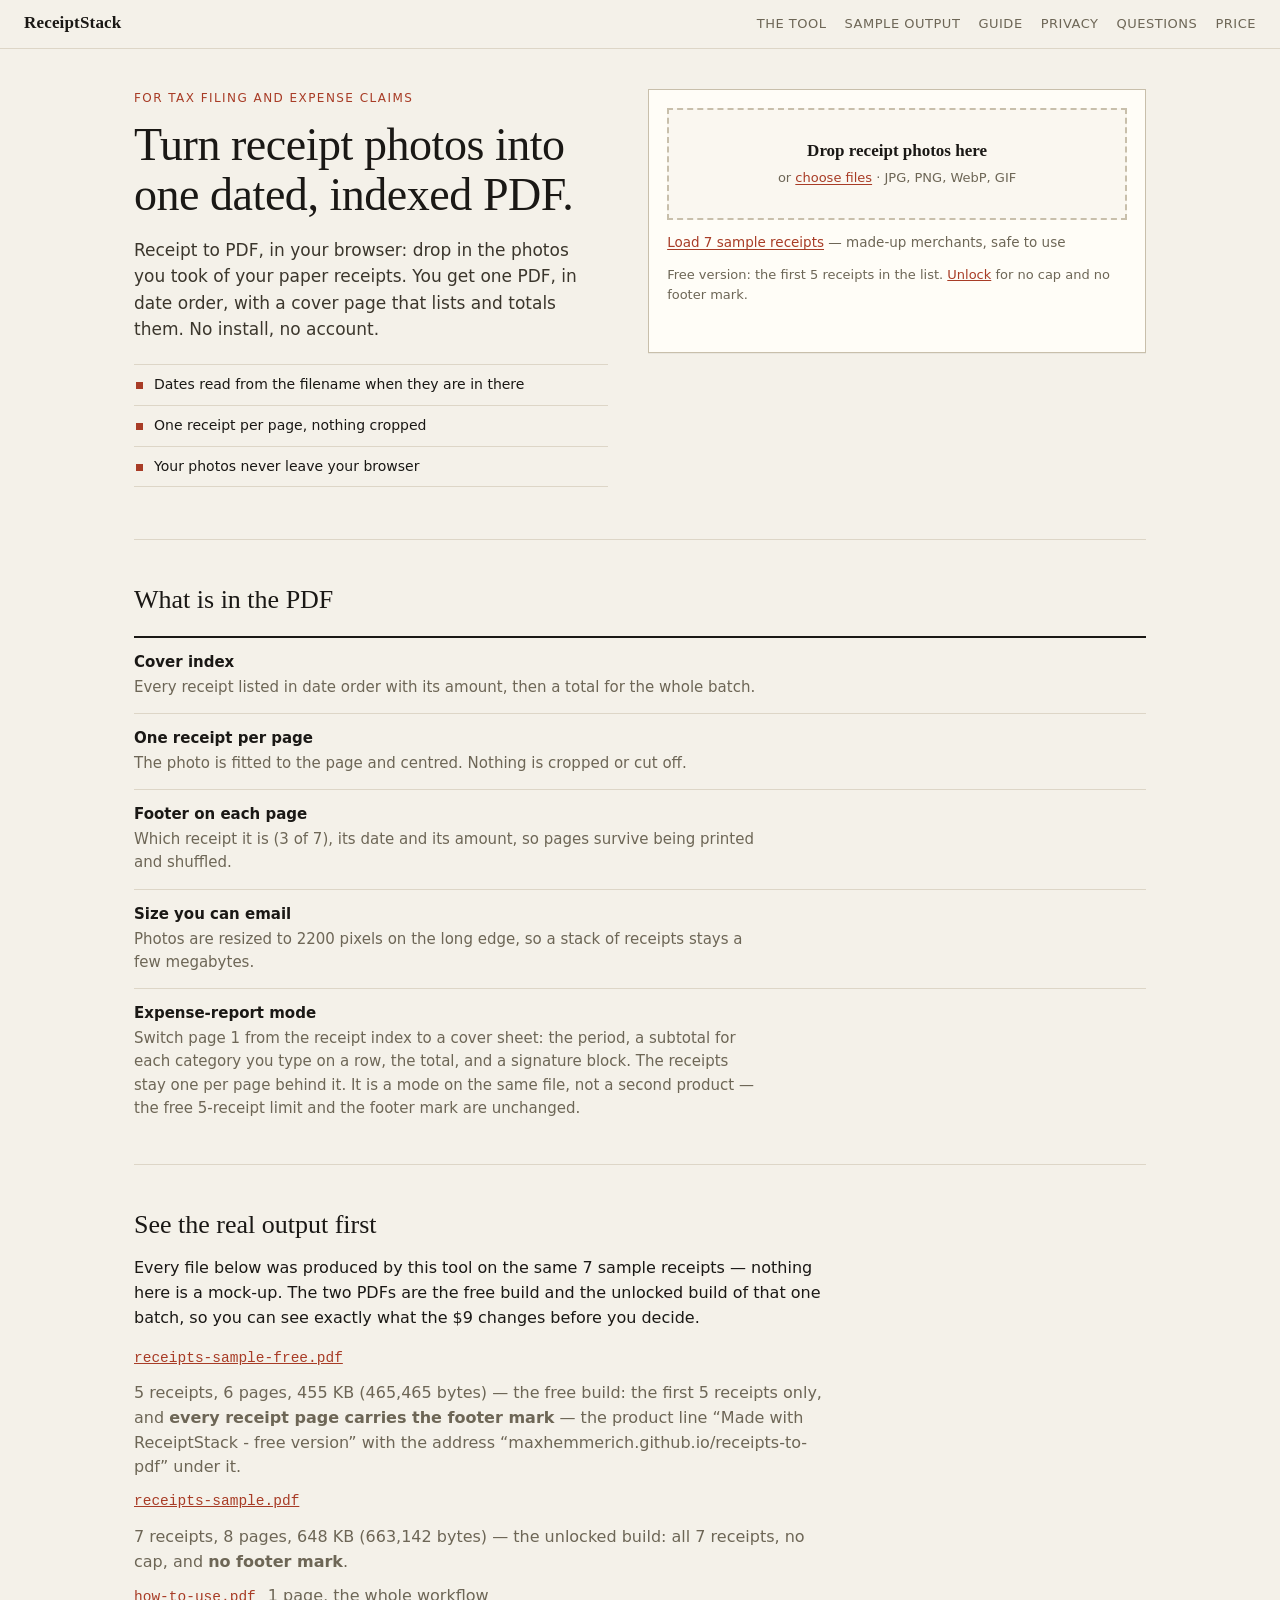
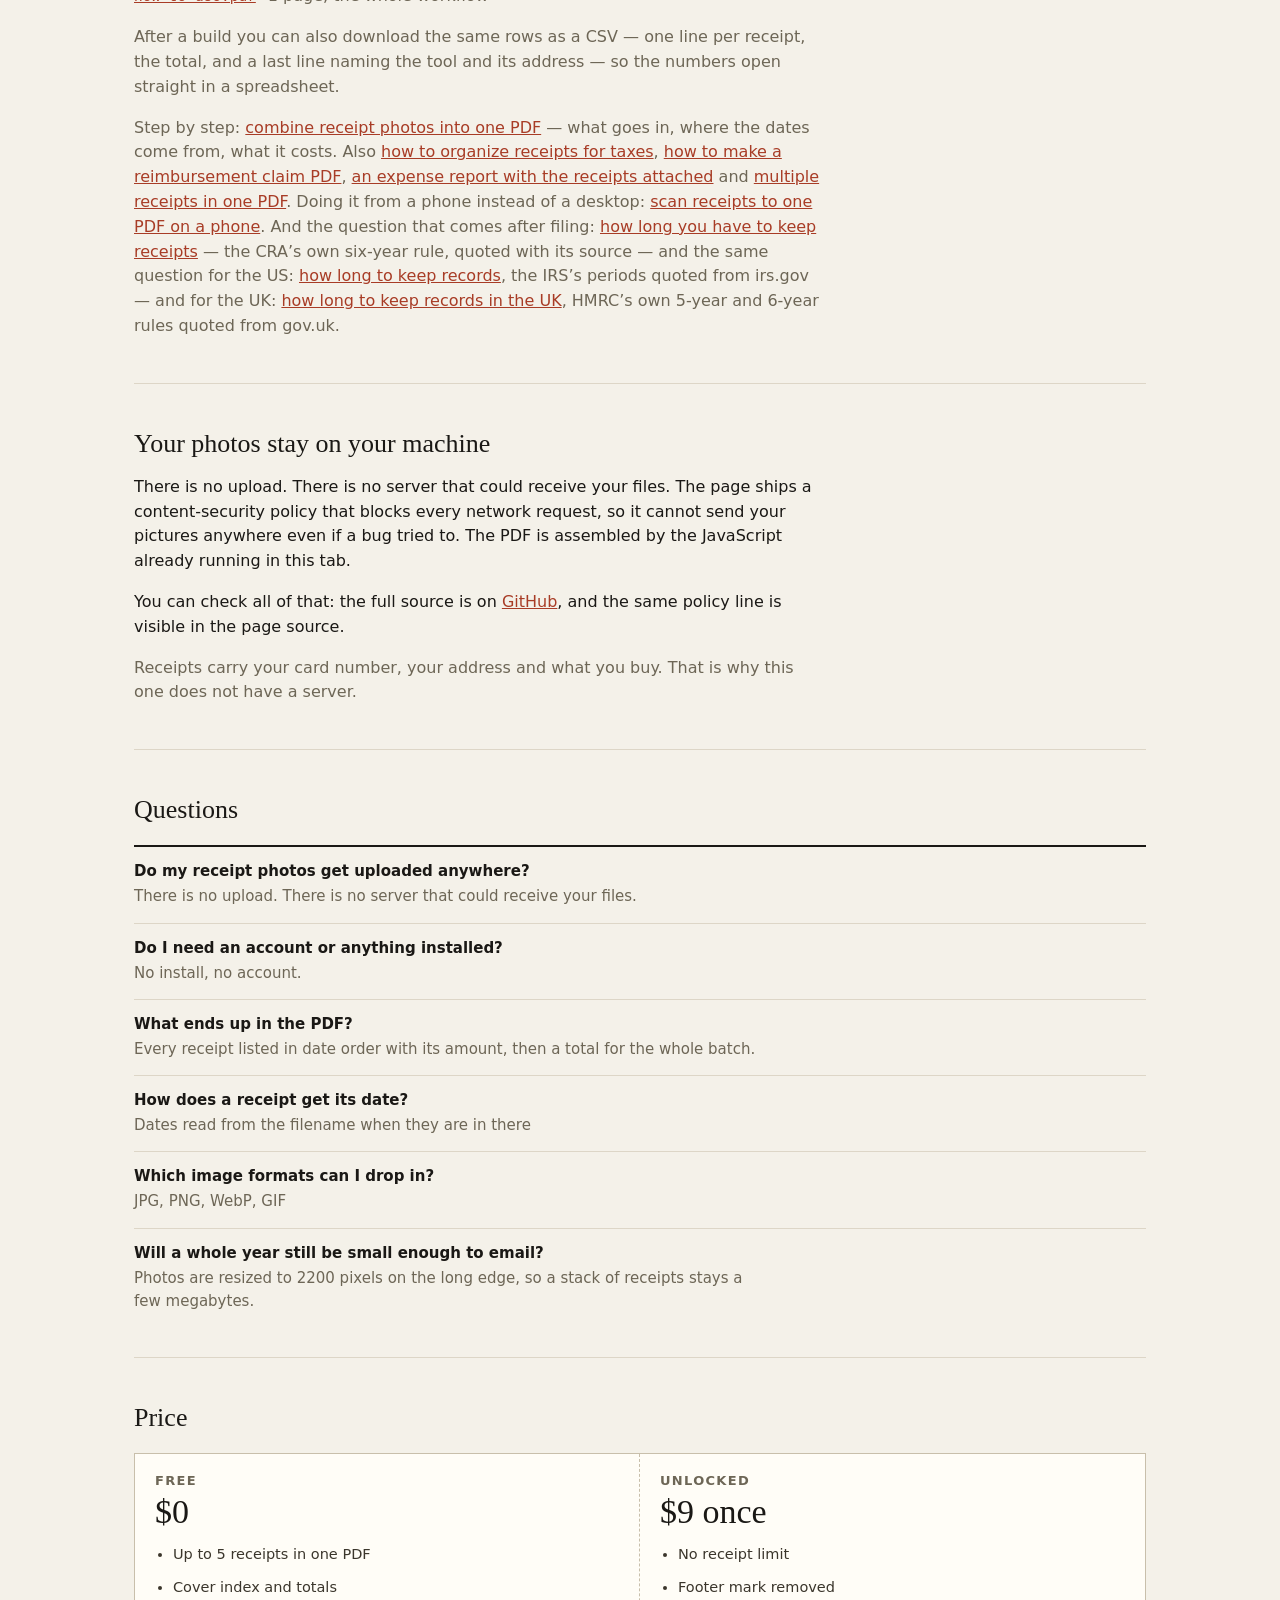
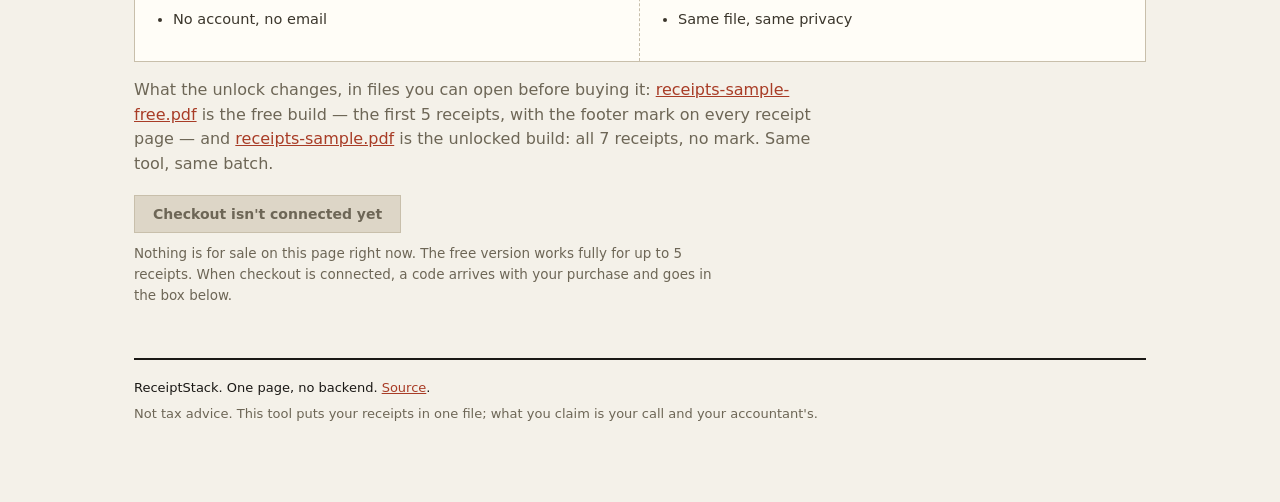
<file: index.html>
<!DOCTYPE html>
<html lang="en">
<head>
<meta charset="utf-8">
<meta name="viewport" content="width=device-width, initial-scale=1">
<meta http-equiv="Content-Security-Policy" content="default-src 'none'; script-src 'self'; style-src 'self'; img-src 'self' blob: data:; font-src 'self'; connect-src 'none'; object-src 'none'; base-uri 'none'; form-action 'none'; frame-ancestors 'none'">
<title>Receipt to PDF — turn receipt photos into one dated, indexed PDF | ReceiptStack</title>
<meta name="description" content="Receipt to PDF, done in your browser: turn receipt photos into one dated, indexed PDF for tax filing or expense claims. No upload, no account, no server. Free for up to 5 receipts.">
<link rel="canonical" href="https://maxhemmerich.github.io/receipts-to-pdf/">
<!-- social cards: the image is the tool's own index page, not a mock-up -->
<meta property="og:type" content="website">
<meta property="og:site_name" content="ReceiptStack">
<meta property="og:title" content="Receipt to PDF — turn receipt photos into one dated, indexed PDF">
<meta property="og:description" content="Receipt to PDF, in your browser: drop the photos in, check the dates, download one indexed PDF with a total. No upload, no account, free for up to 5 receipts.">
<meta property="og:url" content="https://maxhemmerich.github.io/receipts-to-pdf/">
<meta property="og:image" content="https://maxhemmerich.github.io/receipts-to-pdf/assets/og-card.png">
<meta property="og:image:width" content="1200">
<meta property="og:image:height" content="630">
<meta property="og:image:alt" content="The ReceiptStack index page: seven receipts listed with dates and amounts, total $712.14">
<meta name="twitter:card" content="summary_large_image">
<meta name="twitter:title" content="Receipt to PDF — turn receipt photos into one dated, indexed PDF">
<meta name="twitter:description" content="Receipt to PDF: drop the photos in, check the dates, download one indexed PDF with a total. No upload, no account.">
<meta name="twitter:image" content="https://maxhemmerich.github.io/receipts-to-pdf/assets/og-card.png">
<meta name="theme-color" content="#f4f1e9">
<link rel="stylesheet" href="assets/style.css">
<script type="application/ld+json">
{
  "@context": "https://schema.org",
  "@graph": [
    {
      "@type": "SoftwareApplication",
      "@id": "https://maxhemmerich.github.io/receipts-to-pdf/#app",
      "name": "ReceiptStack",
      "url": "https://maxhemmerich.github.io/receipts-to-pdf/",
      "description": "Receipt to PDF: turns photos of paper receipts into one dated, indexed PDF — a cover index in date order with a total, then one receipt per page. Runs entirely in the browser — no upload, no account, no server.",
      "applicationCategory": "BusinessApplication",
      "operatingSystem": "Any device with a modern web browser",
      "featureList": [
        "One receipt per page, nothing cropped",
        "Cover index in date order with a total for the whole batch",
        "Dates read from the filename when they are in there",
        "Your photos never leave your browser"
      ]
    },
    {
      "@type": "FAQPage",
      "@id": "https://maxhemmerich.github.io/receipts-to-pdf/index.html#faq",
      "mainEntity": [
        {
          "@type": "Question",
          "name": "Do my receipt photos get uploaded anywhere?",
          "acceptedAnswer": {
            "@type": "Answer",
            "text": "There is no upload. There is no server that could receive your files."
          }
        },
        {
          "@type": "Question",
          "name": "Do I need an account or anything installed?",
          "acceptedAnswer": {
            "@type": "Answer",
            "text": "No install, no account."
          }
        },
        {
          "@type": "Question",
          "name": "What ends up in the PDF?",
          "acceptedAnswer": {
            "@type": "Answer",
            "text": "Every receipt listed in date order with its amount, then a total for the whole batch."
          }
        },
        {
          "@type": "Question",
          "name": "How does a receipt get its date?",
          "acceptedAnswer": {
            "@type": "Answer",
            "text": "Dates read from the filename when they are in there"
          }
        },
        {
          "@type": "Question",
          "name": "Which image formats can I drop in?",
          "acceptedAnswer": {
            "@type": "Answer",
            "text": "JPG, PNG, WebP, GIF"
          }
        },
        {
          "@type": "Question",
          "name": "Will a whole year still be small enough to email?",
          "acceptedAnswer": {
            "@type": "Answer",
            "text": "Photos are resized to 2200 pixels on the long edge, so a stack of receipts stays a few megabytes."
          }
        }
      ]
    }
  ]
}
</script>
</head>
<body>

<header class="bar">
  <span class="brand">ReceiptStack</span>
  <nav>
    <a href="#tool">The tool</a>
    <a href="#sample">Sample output</a>
    <a href="combine-receipt-photos-into-one-pdf.html">Guide</a>
    <a href="#privacy">Privacy</a>
    <a href="#faq">Questions</a>
    <a href="#price">Price</a>
  </nav>
</header>

<main>

  <!-- hero + tool -->
  <section class="hero" id="tool">
    <div class="hero-copy">
      <p class="eyebrow">For tax filing and expense claims</p>
      <h1>Turn receipt photos into one dated, indexed PDF.</h1>
      <p class="lede">Receipt to PDF, in your browser: drop in the photos you took of your paper receipts. You get one PDF, in date order, with a cover page that lists and totals them. No install, no account.</p>
      <ul class="ticks">
        <li>Dates read from the filename when they are in there</li>
        <li>One receipt per page, nothing cropped</li>
        <li>Your photos never leave your browser</li>
      </ul>
    </div>

    <div class="panel">
      <div class="drop" id="drop">
        <input type="file" id="picker" accept="image/*" multiple hidden>
        <p class="drop-main">Drop receipt photos here</p>
        <p class="drop-sub">or <button type="button" class="link" id="chooseBtn">choose files</button> &middot; JPG, PNG, WebP, GIF</p>
      </div>

      <p class="samples">
        <button type="button" class="link" id="sampleBtn">Load 7 sample receipts</button>
        <span class="dim"> — made-up merchants, safe to use</span>
      </p>

      <div class="cap-note" id="capNote" hidden></div>

      <ol class="list" id="list"></ol>

      <div class="controls" id="controls" hidden>
        <label class="field">
          <span>PDF title</span>
          <input type="text" id="title" value="Receipts" maxlength="60">
        </label>
        <label class="field">
          <span>Page size</span>
          <select id="pageSize">
            <option value="letter">Letter</option>
            <option value="a4">A4</option>
          </select>
        </label>
        <label class="field">
          <span>Mode</span>
          <select id="mode">
            <option value="receipts">Receipts index</option>
            <option value="report">Expense report</option>
          </select>
        </label>
        <label class="field" id="preparedField" hidden>
          <span>Prepared for</span>
          <input type="text" id="preparedFor" maxlength="60" placeholder="Name or company">
        </label>
        <button type="button" class="primary" id="buildBtn">Build the PDF</button>
      </div>

      <p class="limitline" id="limitLine">Free version: the first 5 receipts in the list. <a href="#price">Unlock</a> for no cap and no footer mark.</p>

      <div class="result" id="result" hidden></div>
      <p class="status" id="status" aria-live="polite"></p>
    </div>
  </section>

  <!-- what is in the pdf -->
  <section class="block" id="what">
    <h2>What is in the PDF</h2>
    <dl class="facts">
      <dt>Cover index</dt>
      <dd>Every receipt listed in date order with its amount, then a total for the whole batch.</dd>
      <dt>One receipt per page</dt>
      <dd>The photo is fitted to the page and centred. Nothing is cropped or cut off.</dd>
      <dt>Footer on each page</dt>
      <dd>Which receipt it is (3 of 7), its date and its amount, so pages survive being printed and shuffled.</dd>
      <dt>Size you can email</dt>
      <dd>Photos are resized to 2200 pixels on the long edge, so a stack of receipts stays a few megabytes.</dd>
      <dt>Expense-report mode</dt>
      <dd>Switch page 1 from the receipt index to a cover sheet: the period, a subtotal for each category you type on a row, the total, and a signature block. The receipts stay one per page behind it. It is a mode on the same file, not a second product &mdash; the free 5-receipt limit and the footer mark are unchanged.</dd>
    </dl>
  </section>

  <!-- sample downloads -->
  <section class="block" id="sample">
    <h2>See the real output first</h2>
    <p>Every file below was produced by this tool on the same 7 sample receipts &mdash; nothing here is a
      mock-up. The two PDFs are the free build and the unlocked build of that one batch, so you can see
      exactly what the $9 changes before you decide.</p>
    <p class="dl">
      <a class="file" href="downloads/receipts-sample-free.pdf">receipts-sample-free.pdf</a>
      <span class="dim">5 receipts, 6 pages, 455 KB (465,465 bytes) &mdash; the free build: the first 5
      receipts only, and <b>every receipt page carries the footer mark</b> &mdash; the product line
      &ldquo;Made with ReceiptStack - free version&rdquo; with the address
      &ldquo;maxhemmerich.github.io/receipts-to-pdf&rdquo; under it.</span>
    </p>
    <p class="dl">
      <a class="file" href="downloads/receipts-sample.pdf">receipts-sample.pdf</a>
      <span class="dim">7 receipts, 8 pages, 648 KB (663,142 bytes) &mdash; the unlocked build: all 7
      receipts, no cap, and <b>no footer mark</b>.</span>
    </p>
    <p class="dl">
      <a class="file" href="downloads/how-to-use.pdf">how-to-use.pdf</a>
      <span class="dim">1 page, the whole workflow</span>
    </p>
    <p class="dim">After a build you can also download the same rows as a CSV &mdash; one line per
      receipt, the total, and a last line naming the tool and its address &mdash; so the numbers
      open straight in a spreadsheet.</p>
    <p class="dim">Step by step: <a href="combine-receipt-photos-into-one-pdf.html">combine receipt
      photos into one PDF</a> &mdash; what goes in, where the dates come from, what it costs. Also
      <a href="how-to-organize-receipts-for-taxes.html">how to organize receipts for taxes</a>,
      <a href="reimbursement-claim-pdf.html">how to make a reimbursement claim PDF</a>,
      <a href="expense-report-with-receipts.html">an expense report with the receipts attached</a> and
      <a href="multiple-receipts-one-page-pdf.html">multiple receipts in one PDF</a>. Doing it from a
      phone instead of a desktop: <a href="scan-receipts-to-pdf-on-a-phone.html">scan receipts to one
      PDF on a phone</a>. And the question that comes after filing:
      <a href="how-long-to-keep-receipts.html">how long you have to keep receipts</a> &mdash; the
      CRA&rsquo;s own six-year rule, quoted with its source &mdash; and the same question for the US:
      <a href="how-long-to-keep-records-irs.html">how long to keep records</a>, the IRS&rsquo;s
      periods quoted from irs.gov &mdash; and for the UK:
      <a href="how-long-to-keep-records-hmrc.html">how long to keep records in the UK</a>, HMRC&rsquo;s
      own 5-year and 6-year rules quoted from gov.uk.</p>
  </section>

  <!-- privacy -->
  <section class="block" id="privacy">
    <h2>Your photos stay on your machine</h2>
    <p>There is no upload. There is no server that could receive your files. The page ships a content-security policy that blocks every network request, so it cannot send your pictures anywhere even if a bug tried to. The PDF is assembled by the JavaScript already running in this tab.</p>
    <p>You can check all of that: the full source is on <a href="https://github.com/maxhemmerich/receipts-to-pdf">GitHub</a>, and the same policy line is visible in the page source.</p>
    <p class="dim">Receipts carry your card number, your address and what you buy. That is why this one does not have a server.</p>
  </section>

  <!-- questions: the visible copy of the FAQPage block in the head, word for word -->
  <section class="block" id="faq">
    <h2>Questions</h2>
    <dl class="facts">
      <dt>Do my receipt photos get uploaded anywhere?</dt>
      <dd>There is no upload. There is no server that could receive your files.</dd>
      <dt>Do I need an account or anything installed?</dt>
      <dd>No install, no account.</dd>
      <dt>What ends up in the PDF?</dt>
      <dd>Every receipt listed in date order with its amount, then a total for the whole batch.</dd>
      <dt>How does a receipt get its date?</dt>
      <dd>Dates read from the filename when they are in there</dd>
      <dt>Which image formats can I drop in?</dt>
      <dd>JPG, PNG, WebP, GIF</dd>
      <dt>Will a whole year still be small enough to email?</dt>
      <dd>Photos are resized to 2200 pixels on the long edge, so a stack of receipts stays a few megabytes.</dd>
    </dl>
  </section>

  <!-- price -->
  <section class="block" id="price">
    <h2>Price</h2>
    <div class="plans">
      <div class="plan">
        <h3>Free</h3>
        <p class="amount">$0</p>
        <ul>
          <li>Up to 5 receipts in one PDF</li>
          <li>Cover index and totals</li>
          <li>No account, no email</li>
        </ul>
      </div>
      <div class="plan">
        <h3>Unlocked</h3>
        <p class="amount">$<span data-price>9</span> once</p>
        <ul>
          <li>No receipt limit</li>
          <li>Footer mark removed</li>
          <li>Same file, same privacy</li>
        </ul>
      </div>
    </div>

    <p class="dim">What the unlock changes, in files you can open before buying it:
      <a href="downloads/receipts-sample-free.pdf">receipts-sample-free.pdf</a> is the free build &mdash;
      the first 5 receipts, with the footer mark on every receipt page &mdash; and
      <a href="downloads/receipts-sample.pdf">receipts-sample.pdf</a> is the unlocked build: all 7
      receipts, no mark. Same tool, same batch.</p>

    <div class="buybar" id="buybar">
      <div class="buy-slot" id="buySlot"><button type="button" class="primary" disabled>Checkout isn't connected yet</button></div>
      <p class="dim" id="buyNote">Nothing is for sale on this page right now. The free version works fully for up to 5 receipts. When checkout is connected, a code arrives with your purchase and goes in the box below.</p>
      <div class="unlockrow" id="unlockRow" hidden>
        <input type="text" id="codeInput" placeholder="Unlock code" maxlength="40">
        <button type="button" id="codeBtn">Unlock</button>
        <span class="dim" id="codeMsg"></span>
      </div>
    </div>
  </section>

  <footer class="foot">
    <p>ReceiptStack. One page, no backend. <a href="https://github.com/maxhemmerich/receipts-to-pdf">Source</a>.</p>
    <p class="dim">Not tax advice. This tool puts your receipts in one file; what you claim is your call and your accountant's.</p>
  </footer>

</main>

<script src="assets/vendor/pdf-lib.min.js"></script>
<script src="config.js"></script>
<script src="assets/app.js"></script>
</body>
</html>
</file>
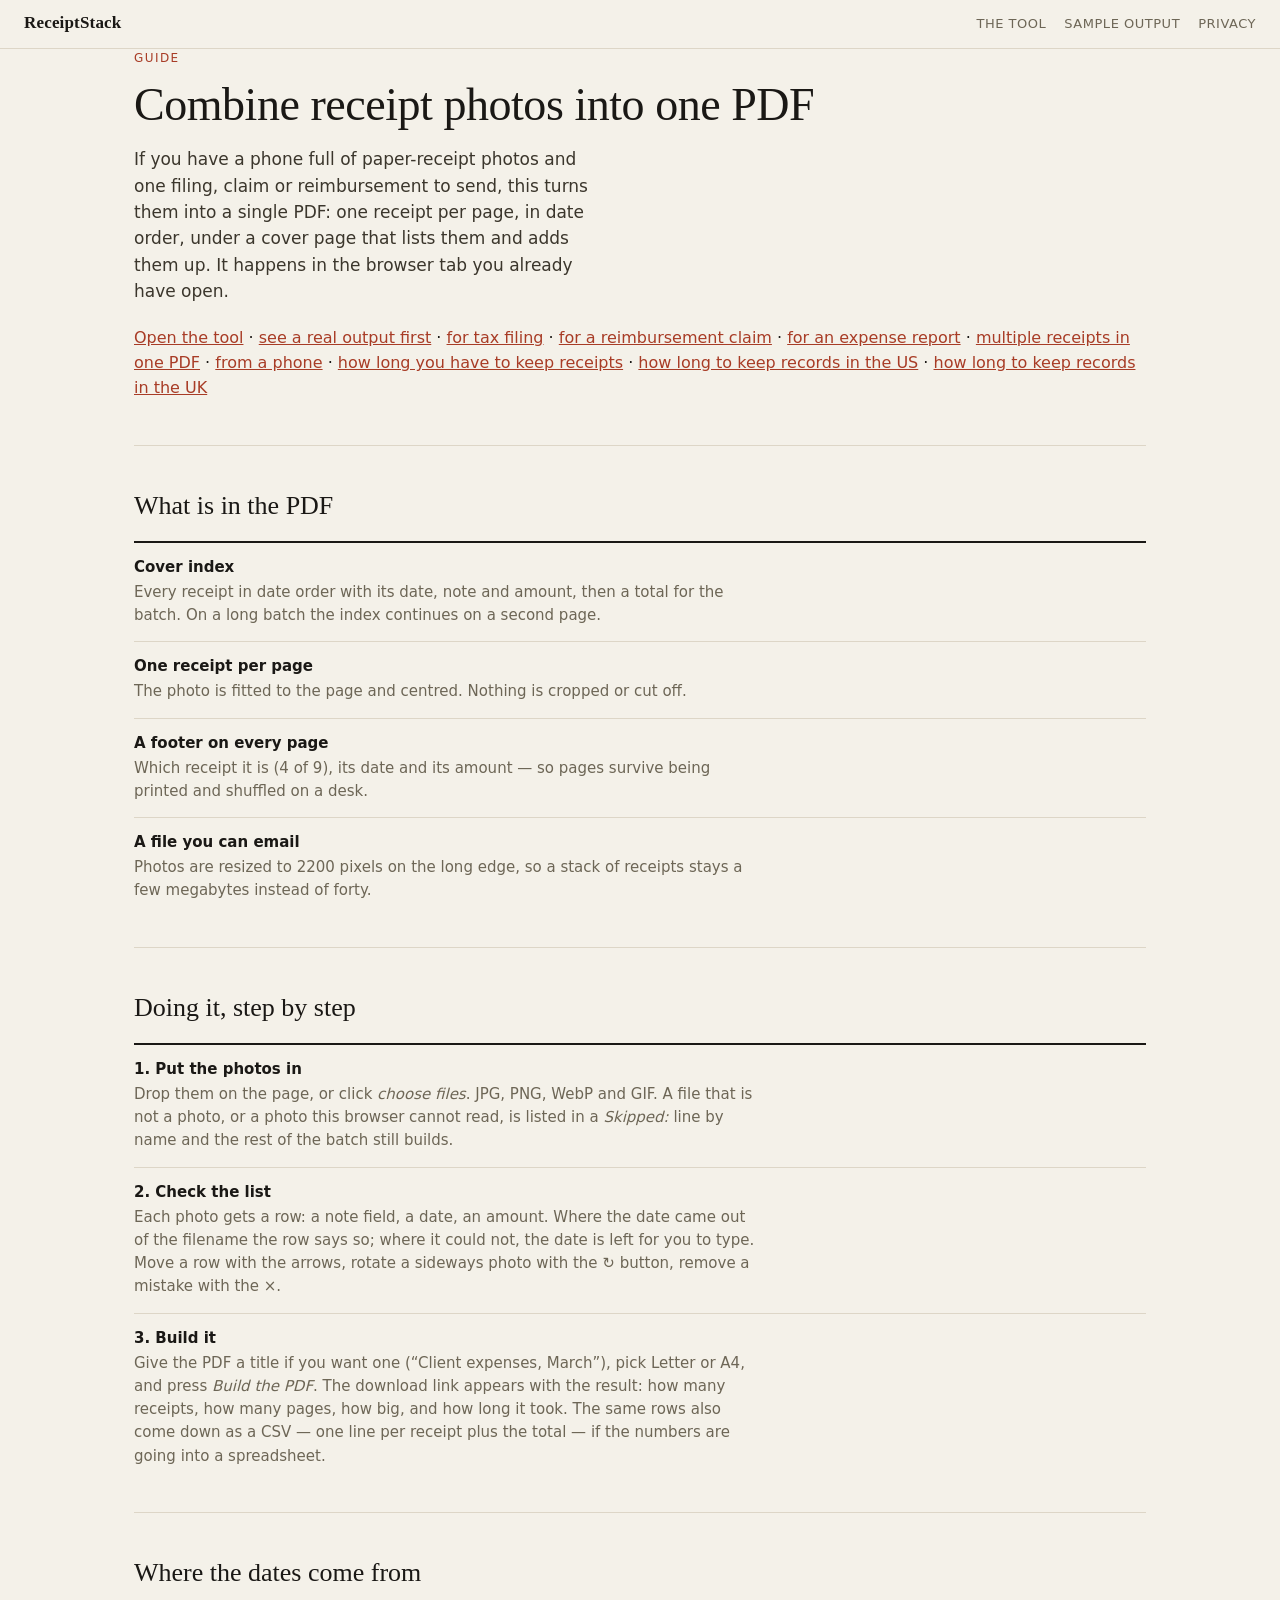
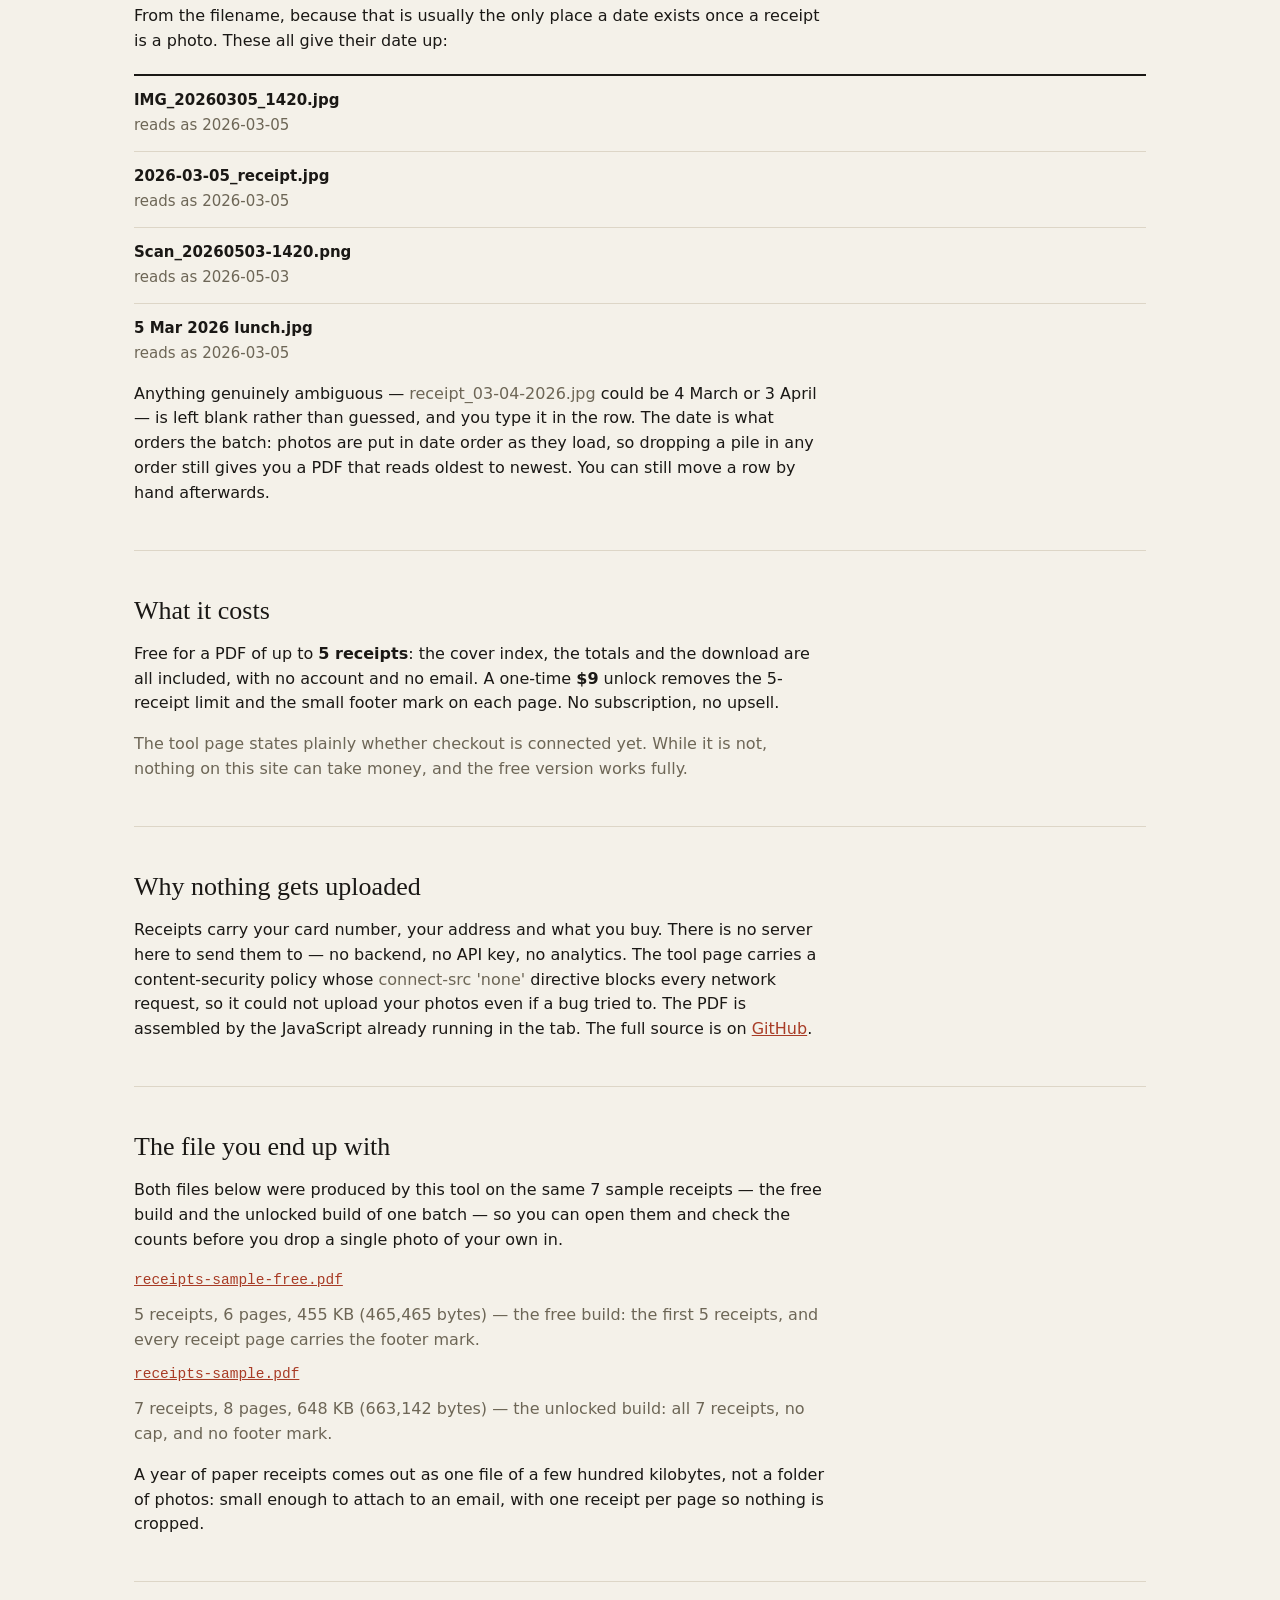
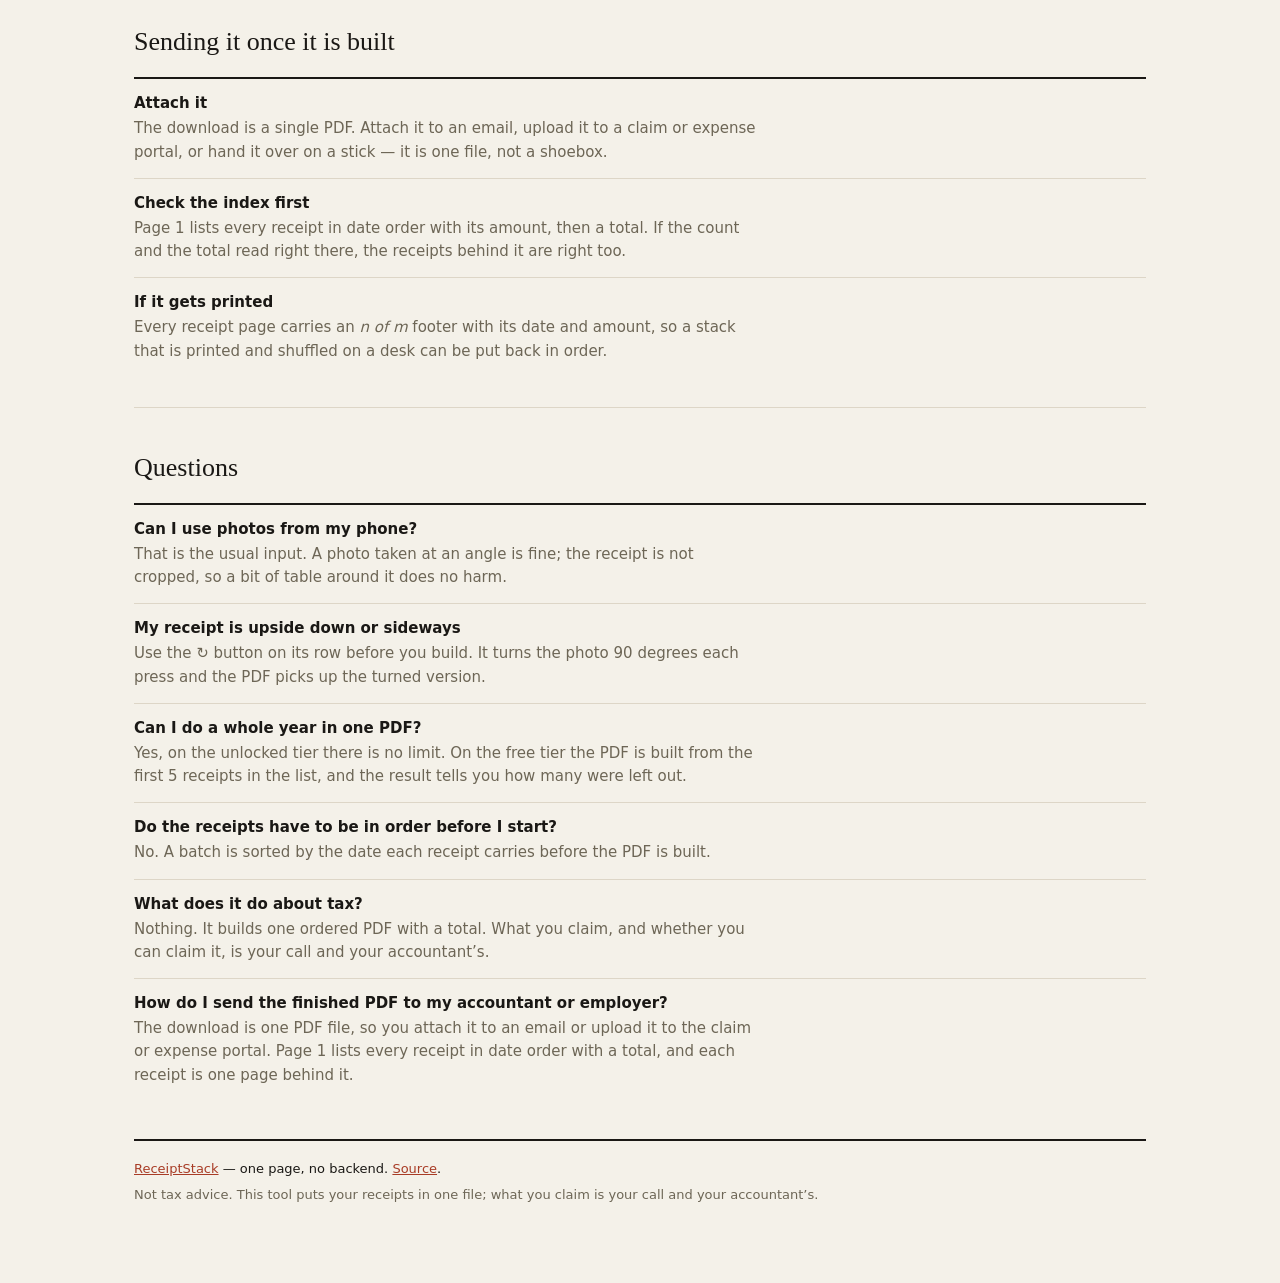
<file: combine-receipt-photos-into-one-pdf.html>
<!DOCTYPE html>
<html lang="en">
<head>
<meta charset="utf-8">
<meta name="viewport" content="width=device-width, initial-scale=1">
<meta http-equiv="Content-Security-Policy" content="default-src 'none'; script-src 'self'; style-src 'self'; img-src 'self' blob: data:; font-src 'self'; connect-src 'none'; object-src 'none'; base-uri 'none'; form-action 'none'; frame-ancestors 'none'">
<title>Combine receipt photos into one PDF — free, no upload | ReceiptStack</title>
<meta name="description" content="How to combine receipt photos into one PDF for a tax filing, an expense claim or a reimbursement: drop the photos in, check the dates, download one indexed PDF with a total. Runs in your browser — no upload, no account, free for up to 5 receipts.">
<link rel="canonical" href="https://maxhemmerich.github.io/receipts-to-pdf/combine-receipt-photos-into-one-pdf.html">
<meta name="theme-color" content="#f4f1e9">
<meta property="og:type" content="article">
<meta property="og:site_name" content="ReceiptStack">
<meta property="og:title" content="Combine receipt photos into one PDF">
<meta property="og:description" content="Drop the photos in, check the dates, download one indexed PDF with a total. In your browser: no upload, no account, free for up to 5 receipts.">
<meta property="og:url" content="https://maxhemmerich.github.io/receipts-to-pdf/combine-receipt-photos-into-one-pdf.html">
<meta property="og:image" content="https://maxhemmerich.github.io/receipts-to-pdf/assets/og-card.png">
<meta property="og:image:width" content="1200">
<meta property="og:image:height" content="630">
<meta property="og:image:alt" content="The ReceiptStack index page: seven receipts listed with dates and amounts, total $712.14">
<meta name="twitter:card" content="summary_large_image">
<meta name="twitter:title" content="Combine receipt photos into one PDF">
<meta name="twitter:description" content="Drop the photos in, check the dates, download one indexed PDF with a total. No upload, no account.">
<meta name="twitter:image" content="https://maxhemmerich.github.io/receipts-to-pdf/assets/og-card.png">
<link rel="stylesheet" href="assets/style.css">
<script type="application/ld+json">
{
  "@context": "https://schema.org",
  "@graph": [
    {
      "@type": "SoftwareApplication",
      "@id": "https://maxhemmerich.github.io/receipts-to-pdf/#app",
      "name": "ReceiptStack",
      "url": "https://maxhemmerich.github.io/receipts-to-pdf/",
      "description": "Turns photos of paper receipts into one dated, indexed PDF: a cover index in date order with a total, then one receipt per page. Runs entirely in the browser — no upload, no account, no server.",
      "applicationCategory": "BusinessApplication",
      "operatingSystem": "Any device with a modern web browser",
      "featureList": [
        "One receipt per page, nothing cropped",
        "Cover index in date order with a total for the whole batch",
        "Dates read from the filename when they are in there",
        "Your photos never leave your browser"
      ]
    },
    {
      "@type": "FAQPage",
      "@id": "https://maxhemmerich.github.io/receipts-to-pdf/combine-receipt-photos-into-one-pdf.html#faq",
      "mainEntity": [
        {
          "@type": "Question",
          "name": "Can I use photos from my phone?",
          "acceptedAnswer": {
            "@type": "Answer",
            "text": "That is the usual input. A photo taken at an angle is fine; the receipt is not cropped, so a bit of table around it does no harm."
          }
        },
        {
          "@type": "Question",
          "name": "My receipt is upside down or sideways",
          "acceptedAnswer": {
            "@type": "Answer",
            "text": "Use the ↻ button on its row before you build. It turns the photo 90 degrees each press and the PDF picks up the turned version."
          }
        },
        {
          "@type": "Question",
          "name": "Can I do a whole year in one PDF?",
          "acceptedAnswer": {
            "@type": "Answer",
            "text": "Yes, on the unlocked tier there is no limit. On the free tier the PDF is built from the first 5 receipts in the list, and the result tells you how many were left out."
          }
        },
        {
          "@type": "Question",
          "name": "Do the receipts have to be in order before I start?",
          "acceptedAnswer": {
            "@type": "Answer",
            "text": "No. A batch is sorted by the date each receipt carries before the PDF is built."
          }
        },
        {
          "@type": "Question",
          "name": "What does it do about tax?",
          "acceptedAnswer": {
            "@type": "Answer",
            "text": "Nothing. It builds one ordered PDF with a total. What you claim, and whether you can claim it, is your call and your accountant’s."
          }
        },
        {
          "@type": "Question",
          "name": "How do I send the finished PDF to my accountant or employer?",
          "acceptedAnswer": {
            "@type": "Answer",
            "text": "The download is one PDF file, so you attach it to an email or upload it to the claim or expense portal. Page 1 lists every receipt in date order with a total, and each receipt is one page behind it."
          }
        }
      ]
    }
  ]
}
</script>
</head>
<body>

<header class="bar">
  <span class="brand">ReceiptStack</span>
  <nav>
    <a href="./">The tool</a>
    <a href="./#sample">Sample output</a>
    <a href="./#privacy">Privacy</a>
  </nav>
</header>

<main>

  <p class="eyebrow">Guide</p>
  <h1>Combine receipt photos into one PDF</h1>
  <p class="lede">If you have a phone full of paper-receipt photos and one filing, claim or
  reimbursement to send, this turns them into a single PDF: one receipt per page, in date order,
  under a cover page that lists them and adds them up. It happens in the browser tab you already
  have open.</p>
  <p><a href="./#tool">Open the tool</a> &middot; <a href="downloads/receipts-sample.pdf">see a real
  output first</a> &middot; <a href="how-to-organize-receipts-for-taxes.html">for tax filing</a>
  &middot; <a href="reimbursement-claim-pdf.html">for a reimbursement claim</a> &middot;
  <a href="expense-report-with-receipts.html">for an expense report</a> &middot;
  <a href="multiple-receipts-one-page-pdf.html">multiple receipts in one PDF</a> &middot;
  <a href="scan-receipts-to-pdf-on-a-phone.html">from a phone</a> &middot;
  <a href="how-long-to-keep-receipts.html">how long you have to keep receipts</a> &middot;
  <a href="how-long-to-keep-records-irs.html">how long to keep records in the US</a> &middot;
  <a href="how-long-to-keep-records-hmrc.html">how long to keep records in the UK</a></p>

  <section class="block">
    <h2>What is in the PDF</h2>
    <dl class="facts">
      <dt>Cover index</dt>
      <dd>Every receipt in date order with its date, note and amount, then a total for the batch.
      On a long batch the index continues on a second page.</dd>
      <dt>One receipt per page</dt>
      <dd>The photo is fitted to the page and centred. Nothing is cropped or cut off.</dd>
      <dt>A footer on every page</dt>
      <dd>Which receipt it is (4 of 9), its date and its amount &mdash; so pages survive being
      printed and shuffled on a desk.</dd>
      <dt>A file you can email</dt>
      <dd>Photos are resized to 2200 pixels on the long edge, so a stack of receipts stays a few
      megabytes instead of forty.</dd>
    </dl>
  </section>

  <section class="block">
    <h2>Doing it, step by step</h2>
    <dl class="facts">
      <dt>1. Put the photos in</dt>
      <dd>Drop them on the page, or click <i>choose files</i>. JPG, PNG, WebP and GIF. A file that
      is not a photo, or a photo this browser cannot read, is listed in a <i>Skipped:</i> line by
      name and the rest of the batch still builds.</dd>
      <dt>2. Check the list</dt>
      <dd>Each photo gets a row: a note field, a date, an amount. Where the date came out of the
      filename the row says so; where it could not, the date is left for you to type. Move a row
      with the arrows, rotate a sideways photo with the &#8635; button, remove a mistake with the
      &#215;.</dd>
      <dt>3. Build it</dt>
      <dd>Give the PDF a title if you want one (&ldquo;Client expenses, March&rdquo;), pick Letter
      or A4, and press <i>Build the PDF</i>. The download link appears with the result: how many
      receipts, how many pages, how big, and how long it took. The same rows also come down as a
      CSV &mdash; one line per receipt plus the total &mdash; if the numbers are going into a
      spreadsheet.</dd>
    </dl>
  </section>

  <section class="block">
    <h2>Where the dates come from</h2>
    <p>From the filename, because that is usually the only place a date exists once a receipt is a
    photo. These all give their date up:</p>
    <dl class="facts">
      <dt>IMG_20260305_1420.jpg</dt><dd>reads as 2026-03-05</dd>
      <dt>2026-03-05_receipt.jpg</dt><dd>reads as 2026-03-05</dd>
      <dt>Scan_20260503-1420.png</dt><dd>reads as 2026-05-03</dd>
      <dt>5 Mar 2026 lunch.jpg</dt><dd>reads as 2026-03-05</dd>
    </dl>
    <p>Anything genuinely ambiguous &mdash; <span class="dim">receipt_03-04-2026.jpg</span> could be
    4 March or 3 April &mdash; is left blank rather than guessed, and you type it in the row. The
    date is what orders the batch: photos are put in date order as they load, so dropping a pile in
    any order still gives you a PDF that reads oldest to newest. You can still move a row by hand
    afterwards.</p>
  </section>

  <section class="block">
    <h2>What it costs</h2>
    <p>Free for a PDF of up to <b>5 receipts</b>: the cover index, the totals and the download are
    all included, with no account and no email. A one-time <b>$9</b> unlock removes the 5-receipt
    limit and the small footer mark on each page. No subscription, no upsell.</p>
    <p class="dim">The tool page states plainly whether checkout is connected yet. While it is not,
    nothing on this site can take money, and the free version works fully.</p>
  </section>

  <section class="block">
    <h2>Why nothing gets uploaded</h2>
    <p>Receipts carry your card number, your address and what you buy. There is no server here to
    send them to &mdash; no backend, no API key, no analytics. The tool page carries a
    content-security policy whose <span class="dim">connect-src 'none'</span> directive blocks
    every network request, so it could not upload your photos even if a bug tried to. The PDF is
    assembled by the JavaScript already running in the tab. The full source is on
    <a href="https://github.com/maxhemmerich/receipts-to-pdf">GitHub</a>.</p>
  </section>

  <section class="block" id="file">
    <h2>The file you end up with</h2>
    <p>Both files below were produced by this tool on the same 7 sample receipts &mdash; the free
    build and the unlocked build of one batch &mdash; so you can open them and check the counts
    before you drop a single photo of your own in.</p>
    <p class="dl">
      <a class="file" href="downloads/receipts-sample-free.pdf">receipts-sample-free.pdf</a>
      <span class="dim">5 receipts, 6 pages, 455 KB (465,465 bytes) &mdash; the free build: the first 5
      receipts, and every receipt page carries the footer mark.</span>
    </p>
    <p class="dl">
      <a class="file" href="downloads/receipts-sample.pdf">receipts-sample.pdf</a>
      <span class="dim">7 receipts, 8 pages, 648 KB (663,142 bytes) &mdash; the unlocked build: all 7
      receipts, no cap, and no footer mark.</span>
    </p>
    <p>A year of paper receipts comes out as one file of a few hundred kilobytes, not a folder of
    photos: small enough to attach to an email, with one receipt per page so nothing is cropped.</p>
  </section>

  <section class="block">
    <h2>Sending it once it is built</h2>
    <dl class="facts">
      <dt>Attach it</dt>
      <dd>The download is a single PDF. Attach it to an email, upload it to a claim or expense
      portal, or hand it over on a stick &mdash; it is one file, not a shoebox.</dd>
      <dt>Check the index first</dt>
      <dd>Page 1 lists every receipt in date order with its amount, then a total. If the count and
      the total read right there, the receipts behind it are right too.</dd>
      <dt>If it gets printed</dt>
      <dd>Every receipt page carries an <i>n of m</i> footer with its date and amount, so a stack
      that is printed and shuffled on a desk can be put back in order.</dd>
    </dl>
  </section>

  <section class="block" id="faq">
    <h2>Questions</h2>
    <dl class="facts">
      <dt>Can I use photos from my phone?</dt>
      <dd>That is the usual input. A photo taken at an angle is fine; the receipt is not cropped, so
      a bit of table around it does no harm.</dd>
      <dt>My receipt is upside down or sideways</dt>
      <dd>Use the &#8635; button on its row before you build. It turns the photo 90 degrees each
      press and the PDF picks up the turned version.</dd>
      <dt>Can I do a whole year in one PDF?</dt>
      <dd>Yes, on the unlocked tier there is no limit. On the free tier the PDF is built from the
      first 5 receipts in the list, and the result tells you how many were left out.</dd>
      <dt>Do the receipts have to be in order before I start?</dt>
      <dd>No. A batch is sorted by the date each receipt carries before the PDF is built.</dd>
      <dt>What does it do about tax?</dt>
      <dd>Nothing. It builds one ordered PDF with a total. What you claim, and whether you can
      claim it, is your call and your accountant&rsquo;s.</dd>
      <dt>How do I send the finished PDF to my accountant or employer?</dt>
      <dd>The download is one PDF file, so you attach it to an email or upload it to the claim or
      expense portal. Page 1 lists every receipt in date order with a total, and each receipt is one
      page behind it.</dd>
    </dl>
  </section>

  <footer class="foot">
    <p><a href="./">ReceiptStack</a> &mdash; one page, no backend. <a href="https://github.com/maxhemmerich/receipts-to-pdf">Source</a>.</p>
    <p class="dim">Not tax advice. This tool puts your receipts in one file; what you claim is your call and your accountant&rsquo;s.</p>
  </footer>

</main>

</body>
</html>
</file>
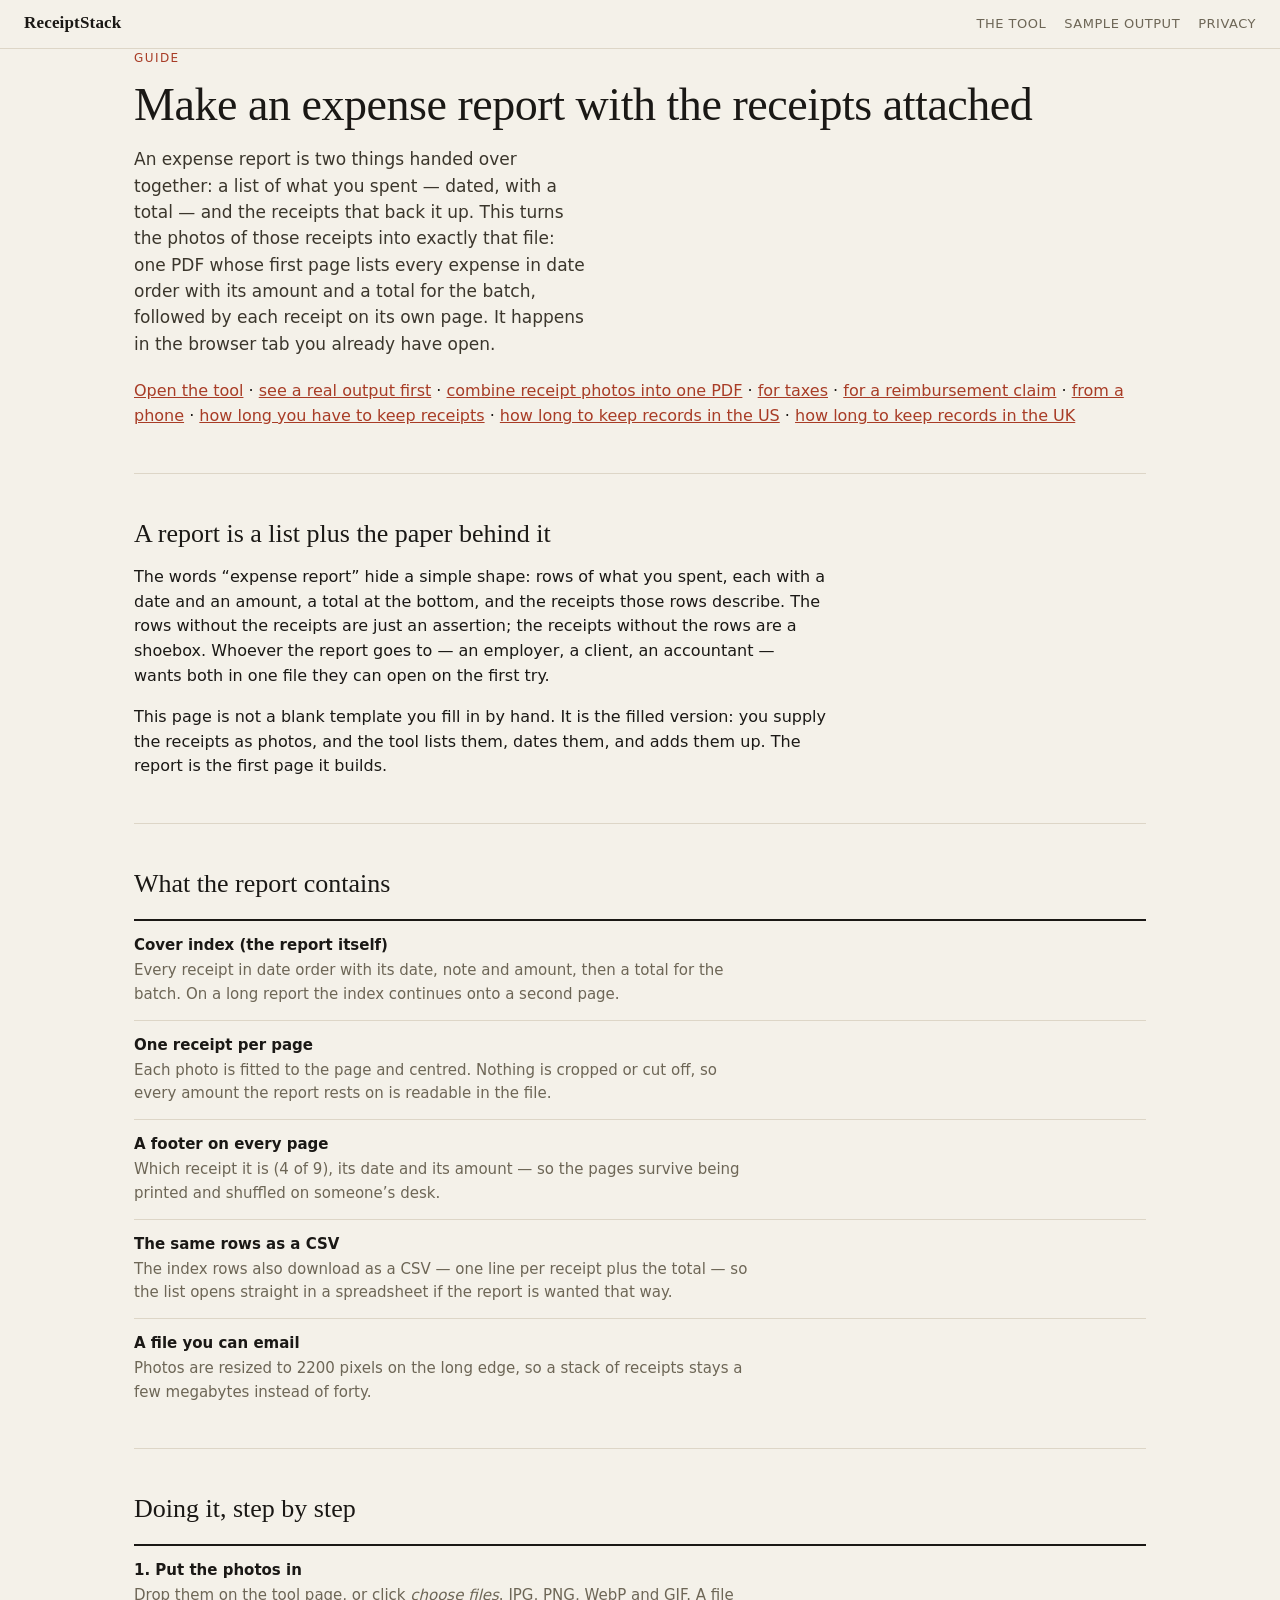
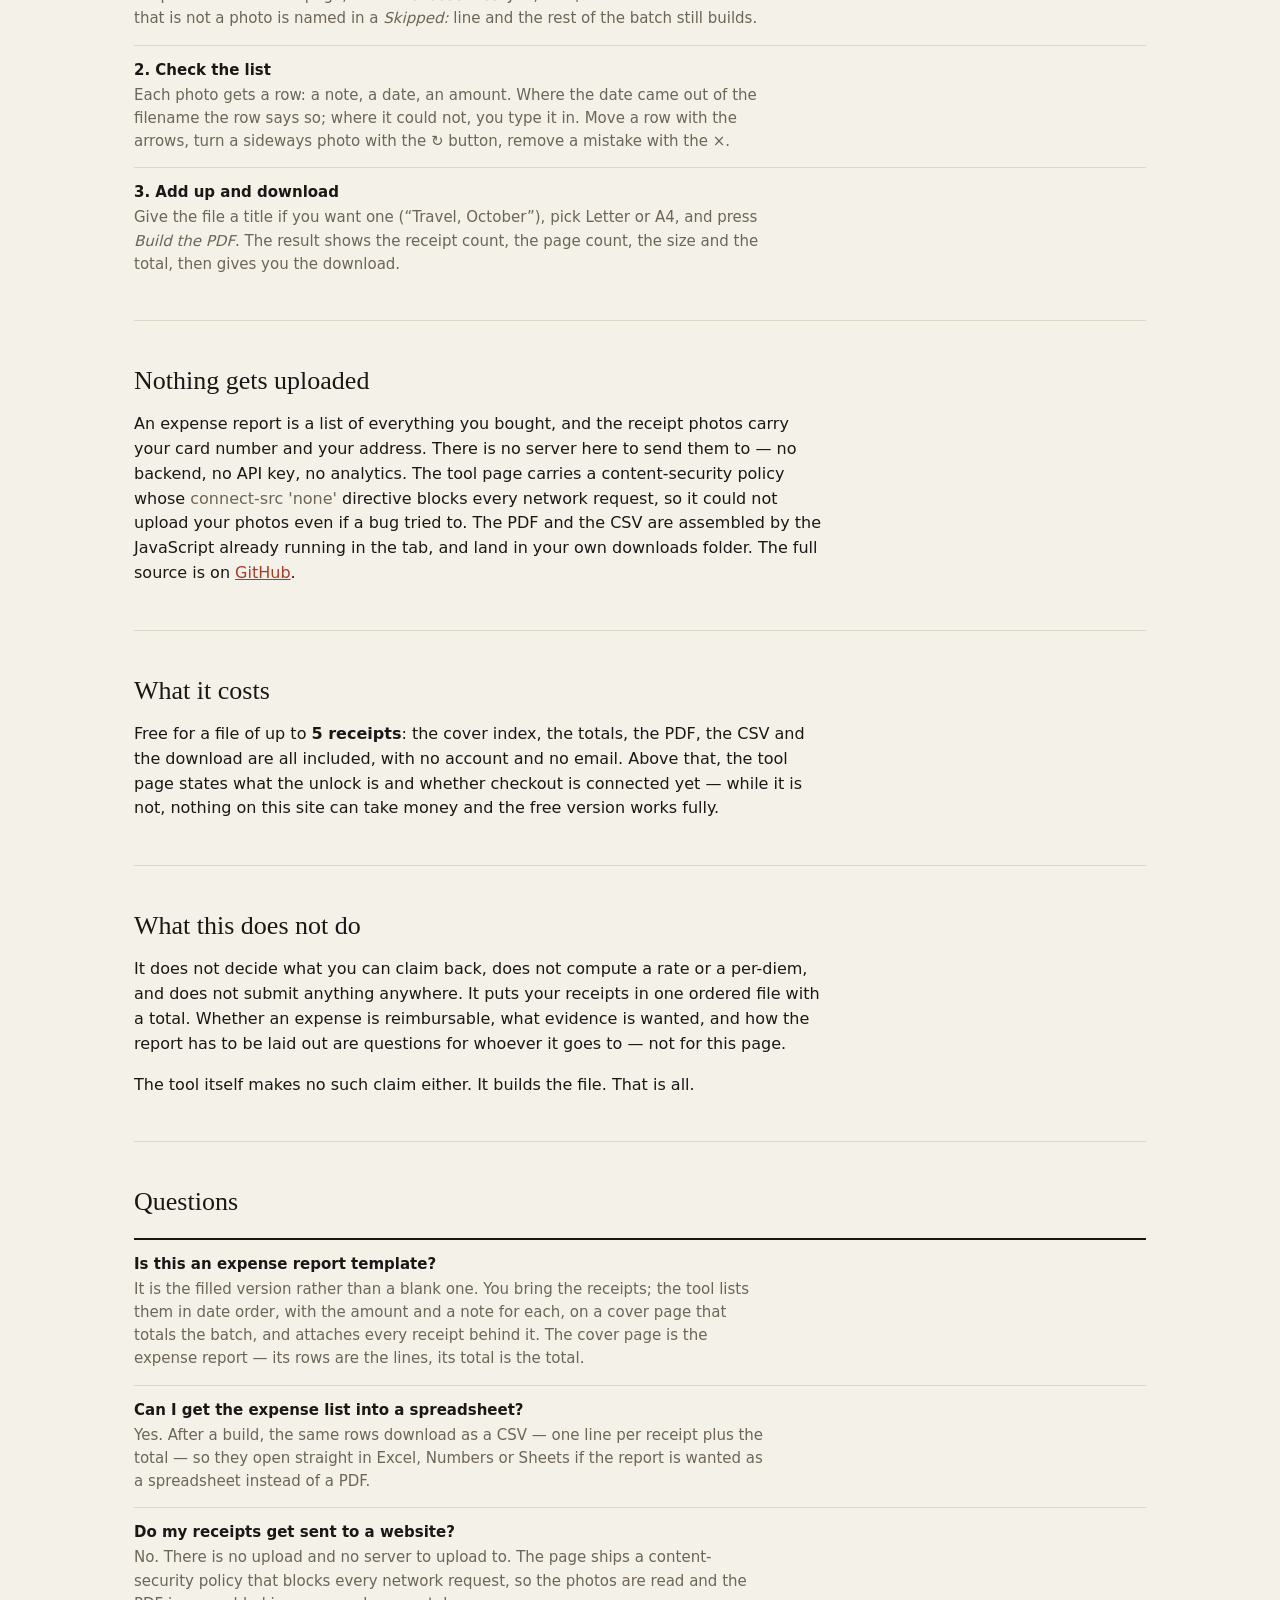
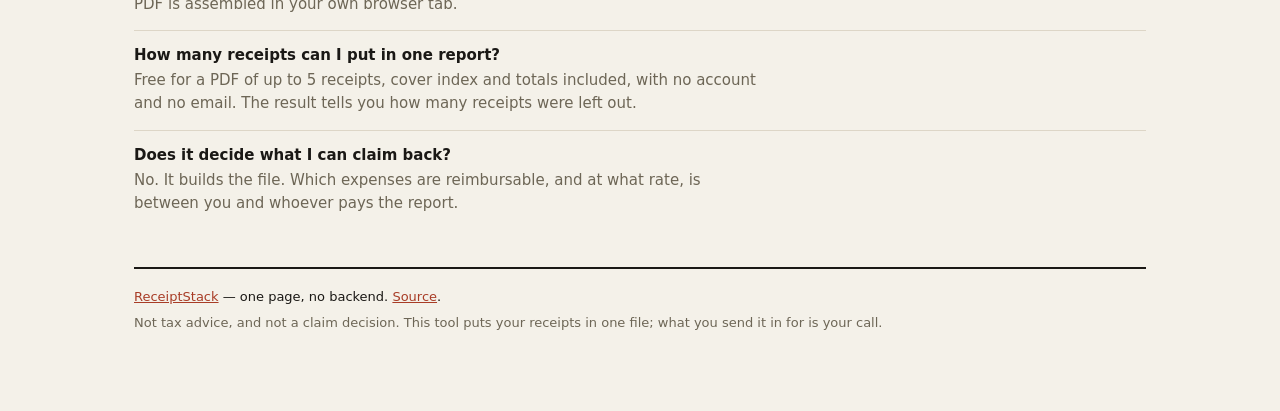
<file: expense-report-with-receipts.html>
<!DOCTYPE html>
<html lang="en">
<head>
<meta charset="utf-8">
<meta name="viewport" content="width=device-width, initial-scale=1">
<meta http-equiv="Content-Security-Policy" content="default-src 'none'; script-src 'self'; style-src 'self'; img-src 'self' blob: data:; font-src 'self'; connect-src 'none'; object-src 'none'; base-uri 'none'; form-action 'none'; frame-ancestors 'none'">
<title>Expense report with receipts — one PDF, every expense listed | ReceiptStack</title>
<meta name="description" content="An expense report is a dated list of what you spent with the receipts behind it. Drop the receipt photos in, check the dates and amounts, and download one PDF: a cover page listing every expense in date order with a total, then each receipt on its own page. Runs in your browser — nothing is uploaded, free for up to 5 receipts.">
<link rel="canonical" href="https://maxhemmerich.github.io/receipts-to-pdf/expense-report-with-receipts.html">
<meta name="theme-color" content="#f4f1e9">
<meta property="og:type" content="article">
<meta property="og:site_name" content="ReceiptStack">
<meta property="og:title" content="Expense report with the receipts attached">
<meta property="og:description" content="One PDF: a cover page listing every expense in date order with a total, then each receipt on its own page. In your browser: no upload, no account, free for up to 5 receipts.">
<meta property="og:url" content="https://maxhemmerich.github.io/receipts-to-pdf/expense-report-with-receipts.html">
<meta property="og:image" content="https://maxhemmerich.github.io/receipts-to-pdf/assets/og-card.png">
<meta property="og:image:width" content="1200">
<meta property="og:image:height" content="630">
<meta property="og:image:alt" content="The ReceiptStack index page: seven receipts listed with dates and amounts, total $712.14">
<meta name="twitter:card" content="summary_large_image">
<meta name="twitter:title" content="Expense report with the receipts attached">
<meta name="twitter:description" content="A cover page listing every expense in date order with a total, then each receipt on its own page — one PDF. No upload, no account.">
<meta name="twitter:image" content="https://maxhemmerich.github.io/receipts-to-pdf/assets/og-card.png">
<link rel="stylesheet" href="assets/style.css">
<script type="application/ld+json">
{
  "@context": "https://schema.org",
  "@graph": [
    {
      "@type": "SoftwareApplication",
      "@id": "https://maxhemmerich.github.io/receipts-to-pdf/#app",
      "name": "ReceiptStack",
      "url": "https://maxhemmerich.github.io/receipts-to-pdf/",
      "description": "Turns photos of paper receipts into one dated, indexed PDF: a cover index in date order with a total, then one receipt per page. Runs entirely in the browser — no upload, no account, no server.",
      "applicationCategory": "BusinessApplication",
      "operatingSystem": "Any device with a modern web browser",
      "featureList": [
        "One receipt per page, nothing cropped",
        "Cover index in date order with a total for the whole batch",
        "Dates read from the filename when they are in there",
        "Your photos never leave your browser"
      ]
    },
    {
      "@type": "FAQPage",
      "@id": "https://maxhemmerich.github.io/receipts-to-pdf/expense-report-with-receipts.html#faq",
      "mainEntity": [
        {
          "@type": "Question",
          "name": "Is this an expense report template?",
          "acceptedAnswer": {
            "@type": "Answer",
            "text": "It is the filled version rather than a blank one. You bring the receipts; the tool lists them in date order, with the amount and a note for each, on a cover page that totals the batch, and attaches every receipt behind it. The cover page is the expense report — its rows are the lines, its total is the total."
          }
        },
        {
          "@type": "Question",
          "name": "Can I get the expense list into a spreadsheet?",
          "acceptedAnswer": {
            "@type": "Answer",
            "text": "Yes. After a build, the same rows download as a CSV — one line per receipt plus the total — so they open straight in Excel, Numbers or Sheets if the report is wanted as a spreadsheet instead of a PDF."
          }
        },
        {
          "@type": "Question",
          "name": "Do my receipts get sent to a website?",
          "acceptedAnswer": {
            "@type": "Answer",
            "text": "No. There is no upload and no server to upload to. The page ships a content-security policy that blocks every network request, so the photos are read and the PDF is assembled in your own browser tab."
          }
        },
        {
          "@type": "Question",
          "name": "How many receipts can I put in one report?",
          "acceptedAnswer": {
            "@type": "Answer",
            "text": "Free for a PDF of up to 5 receipts, cover index and totals included, with no account and no email. The result tells you how many receipts were left out."
          }
        },
        {
          "@type": "Question",
          "name": "Does it decide what I can claim back?",
          "acceptedAnswer": {
            "@type": "Answer",
            "text": "No. It builds the file. Which expenses are reimbursable, and at what rate, is between you and whoever pays the report."
          }
        }
      ]
    }
  ]
}
</script>
</head>
<body>

<header class="bar">
  <span class="brand">ReceiptStack</span>
  <nav>
    <a href="./">The tool</a>
    <a href="./#sample">Sample output</a>
    <a href="./#privacy">Privacy</a>
  </nav>
</header>

<main>

  <p class="eyebrow">Guide</p>
  <h1>Make an expense report with the receipts attached</h1>
  <p class="lede">An expense report is two things handed over together: a list of what you spent &mdash;
  dated, with a total &mdash; and the receipts that back it up. This turns the photos of those receipts
  into exactly that file: one PDF whose first page lists every expense in date order with its amount
  and a total for the batch, followed by each receipt on its own page. It happens in the browser tab
  you already have open.</p>
  <p><a href="./#tool">Open the tool</a> &middot; <a href="downloads/receipts-sample.pdf">see a real
  output first</a> &middot; <a href="combine-receipt-photos-into-one-pdf.html">combine receipt photos
  into one PDF</a> &middot; <a href="how-to-organize-receipts-for-taxes.html">for taxes</a> &middot;
  <a href="reimbursement-claim-pdf.html">for a reimbursement claim</a> &middot;
  <a href="scan-receipts-to-pdf-on-a-phone.html">from a phone</a> &middot;
  <a href="how-long-to-keep-receipts.html">how long you have to keep receipts</a> &middot;
  <a href="how-long-to-keep-records-irs.html">how long to keep records in the US</a> &middot;
  <a href="how-long-to-keep-records-hmrc.html">how long to keep records in the UK</a></p>

  <section class="block">
    <h2>A report is a list plus the paper behind it</h2>
    <p>The words &ldquo;expense report&rdquo; hide a simple shape: rows of what you spent, each with a
    date and an amount, a total at the bottom, and the receipts those rows describe. The rows without
    the receipts are just an assertion; the receipts without the rows are a shoebox. Whoever the report
    goes to &mdash; an employer, a client, an accountant &mdash; wants both in one file they can open on
    the first try.</p>
    <p>This page is not a blank template you fill in by hand. It is the filled version: you supply the
    receipts as photos, and the tool lists them, dates them, and adds them up. The report is the first
    page it builds.</p>
  </section>

  <section class="block">
    <h2>What the report contains</h2>
    <dl class="facts">
      <dt>Cover index (the report itself)</dt>
      <dd>Every receipt in date order with its date, note and amount, then a total for the batch. On a
      long report the index continues onto a second page.</dd>
      <dt>One receipt per page</dt>
      <dd>Each photo is fitted to the page and centred. Nothing is cropped or cut off, so every amount
      the report rests on is readable in the file.</dd>
      <dt>A footer on every page</dt>
      <dd>Which receipt it is (4 of 9), its date and its amount &mdash; so the pages survive being
      printed and shuffled on someone&rsquo;s desk.</dd>
      <dt>The same rows as a CSV</dt>
      <dd>The index rows also download as a CSV &mdash; one line per receipt plus the total &mdash; so
      the list opens straight in a spreadsheet if the report is wanted that way.</dd>
      <dt>A file you can email</dt>
      <dd>Photos are resized to 2200 pixels on the long edge, so a stack of receipts stays a few
      megabytes instead of forty.</dd>
    </dl>
  </section>

  <section class="block">
    <h2>Doing it, step by step</h2>
    <dl class="facts">
      <dt>1. Put the photos in</dt>
      <dd>Drop them on the tool page, or click <i>choose files</i>. JPG, PNG, WebP and GIF. A file
      that is not a photo is named in a <i>Skipped:</i> line and the rest of the batch still
      builds.</dd>
      <dt>2. Check the list</dt>
      <dd>Each photo gets a row: a note, a date, an amount. Where the date came out of the filename
      the row says so; where it could not, you type it in. Move a row with the arrows, turn a
      sideways photo with the &#8635; button, remove a mistake with the &#215;.</dd>
      <dt>3. Add up and download</dt>
      <dd>Give the file a title if you want one (&ldquo;Travel, October&rdquo;), pick Letter or A4,
      and press <i>Build the PDF</i>. The result shows the receipt count, the page count, the size
      and the total, then gives you the download.</dd>
    </dl>
  </section>

  <section class="block">
    <h2>Nothing gets uploaded</h2>
    <p>An expense report is a list of everything you bought, and the receipt photos carry your card
    number and your address. There is no server here to send them to &mdash; no backend, no API key,
    no analytics. The tool page carries a content-security policy whose <span class="dim">connect-src
    'none'</span> directive blocks every network request, so it could not upload your photos even if a
    bug tried to. The PDF and the CSV are assembled by the JavaScript already running in the tab, and
    land in your own downloads folder. The full source is on
    <a href="https://github.com/maxhemmerich/receipts-to-pdf">GitHub</a>.</p>
  </section>

  <section class="block">
    <h2>What it costs</h2>
    <p>Free for a file of up to <b>5 receipts</b>: the cover index, the totals, the PDF, the CSV and
    the download are all included, with no account and no email. Above that, the tool page states what
    the unlock is and whether checkout is connected yet &mdash; while it is not, nothing on this site
    can take money and the free version works fully.</p>
  </section>

  <section class="block">
    <h2>What this does not do</h2>
    <p>It does not decide what you can claim back, does not compute a rate or a per-diem, and does not
    submit anything anywhere. It puts your receipts in one ordered file with a total. Whether an
    expense is reimbursable, what evidence is wanted, and how the report has to be laid out are
    questions for whoever it goes to &mdash; not for this page.</p>
    <p>The tool itself makes no such claim either. It builds the file. That is all.</p>
  </section>

  <section class="block" id="faq">
    <h2>Questions</h2>
    <dl class="facts">
      <dt>Is this an expense report template?</dt>
      <dd>It is the filled version rather than a blank one. You bring the receipts; the tool lists
      them in date order, with the amount and a note for each, on a cover page that totals the batch,
      and attaches every receipt behind it. The cover page is the expense report &mdash; its rows are
      the lines, its total is the total.</dd>
      <dt>Can I get the expense list into a spreadsheet?</dt>
      <dd>Yes. After a build, the same rows download as a CSV &mdash; one line per receipt plus the
      total &mdash; so they open straight in Excel, Numbers or Sheets if the report is wanted as a
      spreadsheet instead of a PDF.</dd>
      <dt>Do my receipts get sent to a website?</dt>
      <dd>No. There is no upload and no server to upload to. The page ships a content-security policy
      that blocks every network request, so the photos are read and the PDF is assembled in your own
      browser tab.</dd>
      <dt>How many receipts can I put in one report?</dt>
      <dd>Free for a PDF of up to 5 receipts, cover index and totals included, with no account and no
      email. The result tells you how many receipts were left out.</dd>
      <dt>Does it decide what I can claim back?</dt>
      <dd>No. It builds the file. Which expenses are reimbursable, and at what rate, is between you
      and whoever pays the report.</dd>
    </dl>
  </section>

  <footer class="foot">
    <p><a href="./">ReceiptStack</a> &mdash; one page, no backend. <a href="https://github.com/maxhemmerich/receipts-to-pdf">Source</a>.</p>
    <p class="dim">Not tax advice, and not a claim decision. This tool puts your receipts in one file; what you send it in for is your call.</p>
  </footer>

</main>

</body>
</html>
</file>
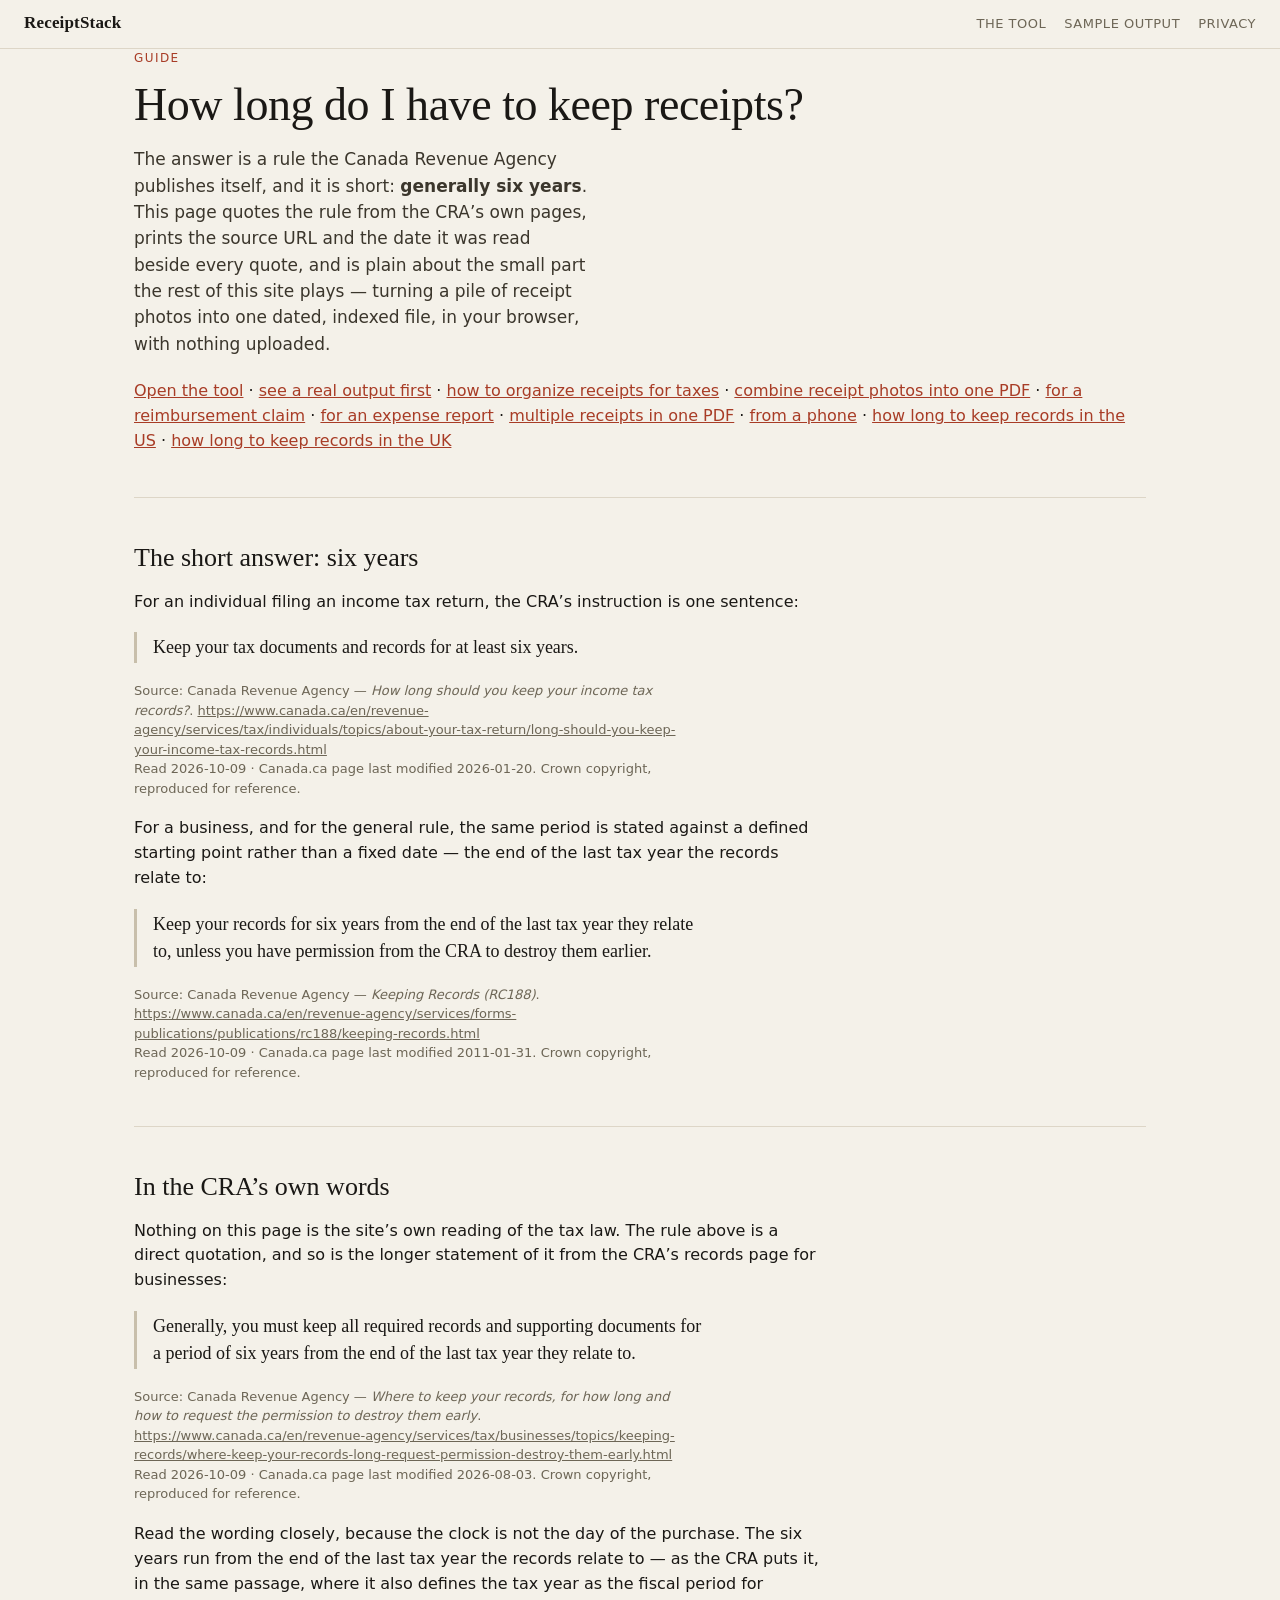
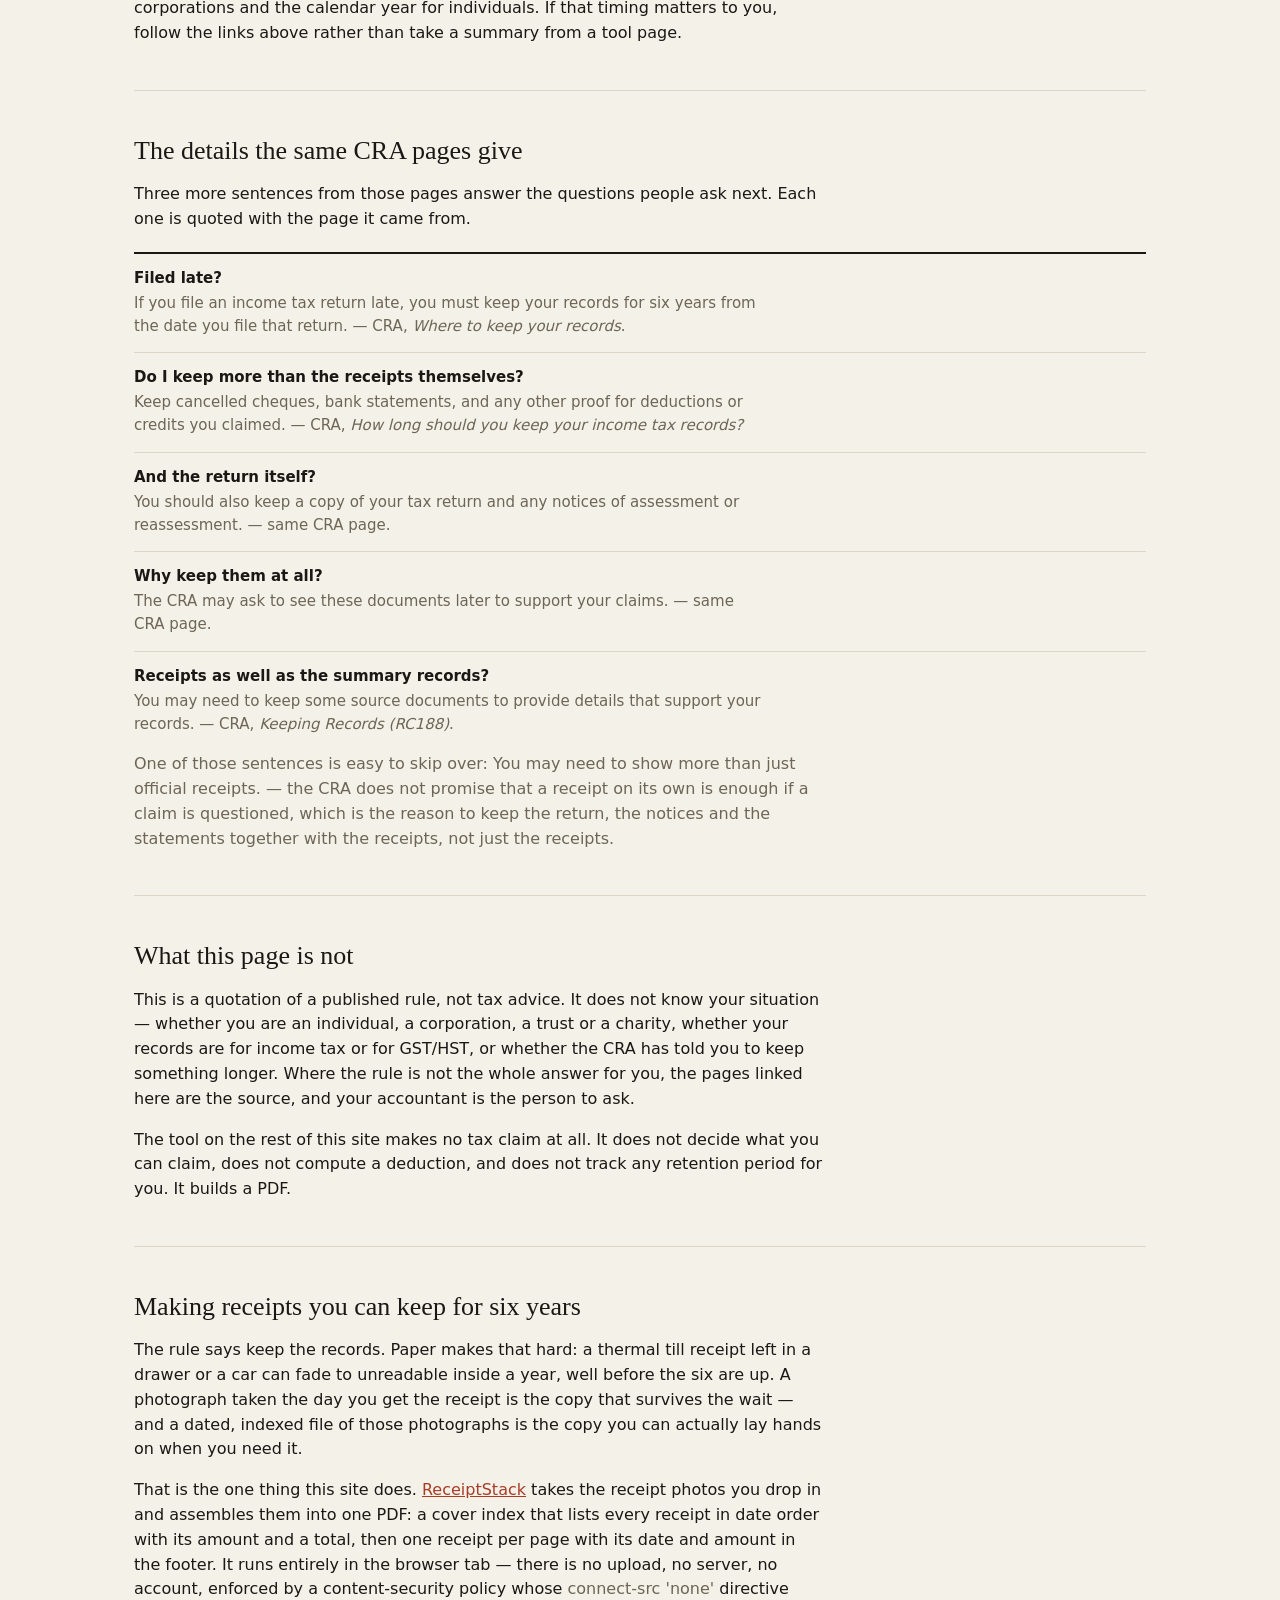
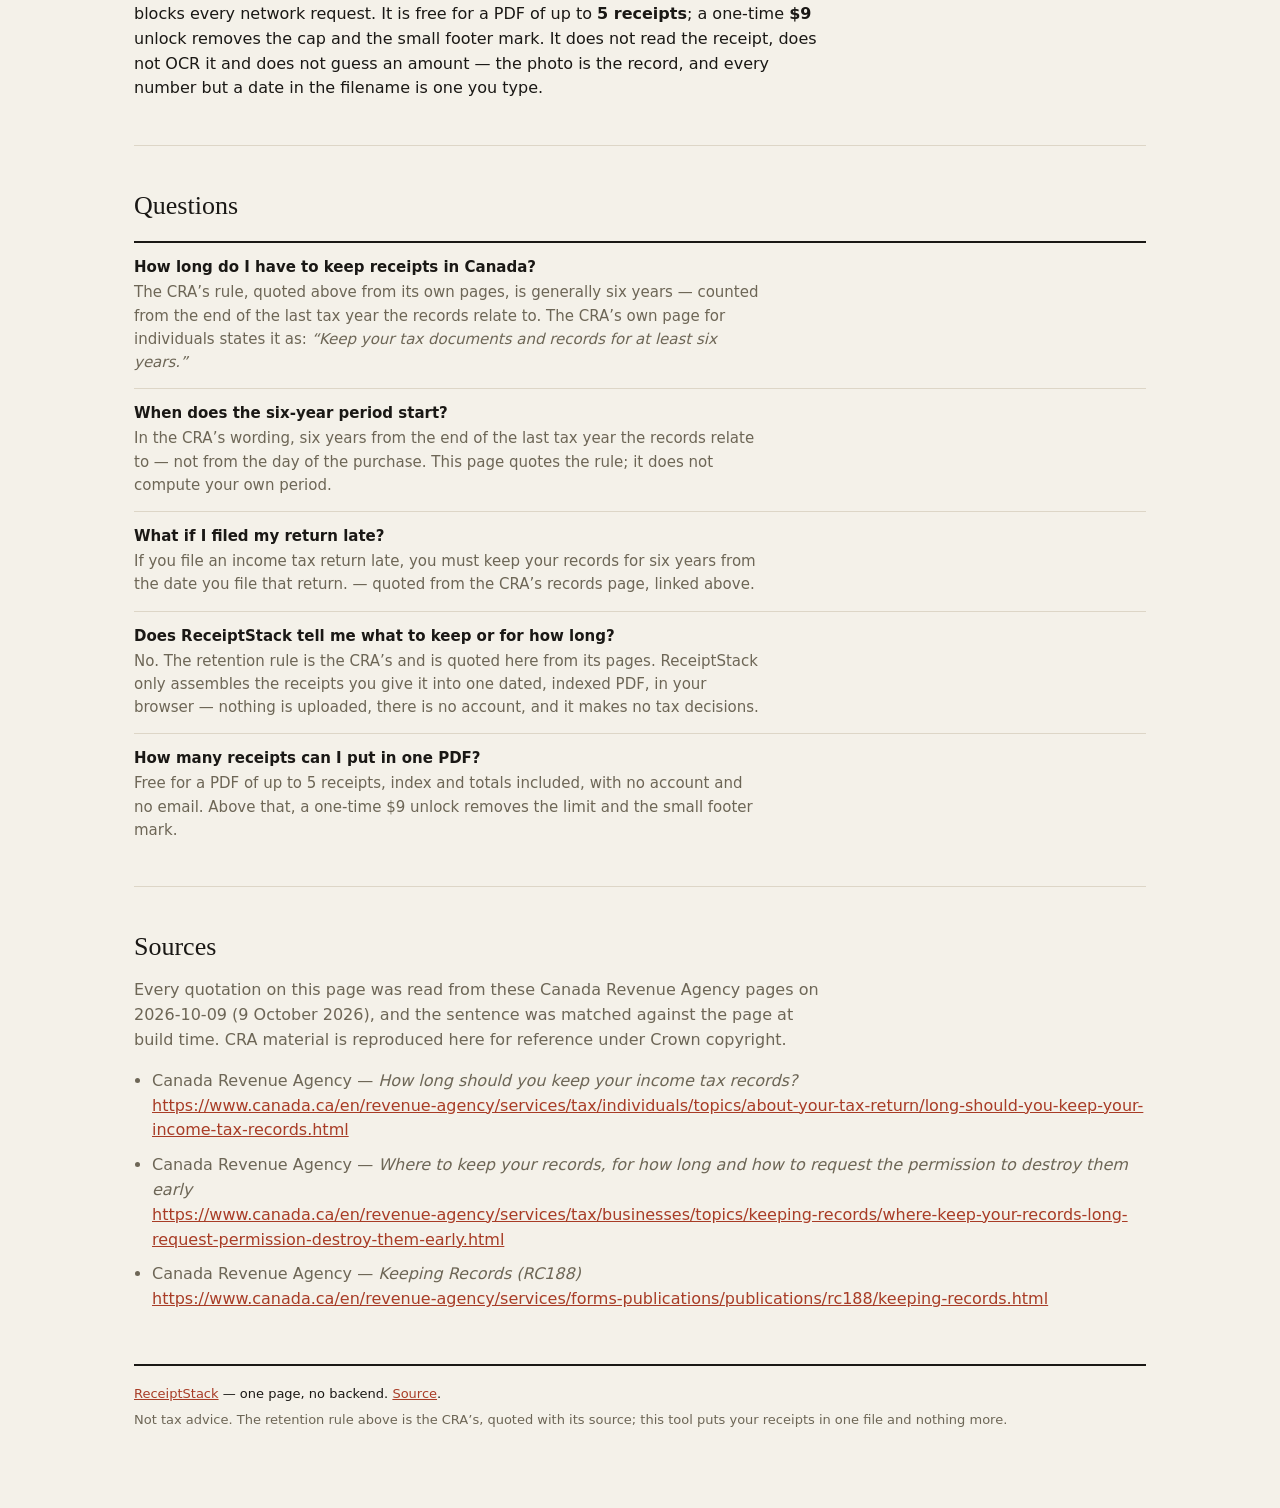
<file: how-long-to-keep-receipts.html>
<!DOCTYPE html>
<html lang="en">
<head>
<meta charset="utf-8">
<meta name="viewport" content="width=device-width, initial-scale=1">
<meta http-equiv="Content-Security-Policy" content="default-src 'none'; script-src 'self'; style-src 'self'; img-src 'self' blob: data:; font-src 'self'; connect-src 'none'; object-src 'none'; base-uri 'none'; form-action 'none'; frame-ancestors 'none'">
<title>How long do I have to keep receipts? &mdash; the CRA&rsquo;s six-year rule | ReceiptStack</title>
<meta name="description" content="The Canada Revenue Agency&rsquo;s own rule, quoted from canada.ca: generally keep your records for six years from the end of the last tax year they relate to. This page prints the source URL and the date it was read beside each quote.">
<link rel="canonical" href="https://maxhemmerich.github.io/receipts-to-pdf/how-long-to-keep-receipts.html">
<meta name="theme-color" content="#f4f1e9">
<meta property="og:type" content="article">
<meta property="og:site_name" content="ReceiptStack">
<meta property="og:title" content="How long do I have to keep receipts? &mdash; the CRA&rsquo;s six-year rule">
<meta property="og:description" content="Quoted from canada.ca, with the source URL and the date it was read: generally, keep your records for six years from the end of the last tax year they relate to. No upload, no account.">
<meta property="og:url" content="https://maxhemmerich.github.io/receipts-to-pdf/how-long-to-keep-receipts.html">
<meta property="og:image" content="https://maxhemmerich.github.io/receipts-to-pdf/assets/og-card.png">
<meta property="og:image:width" content="1200">
<meta property="og:image:height" content="630">
<meta property="og:image:alt" content="The ReceiptStack index page: seven receipts listed with dates and amounts, total $712.14">
<meta name="twitter:card" content="summary_large_image">
<meta name="twitter:title" content="How long do I have to keep receipts? &mdash; the CRA&rsquo;s six-year rule">
<meta name="twitter:description" content="The CRA&rsquo;s own rule, quoted from canada.ca with the source URL and the date it was read.">
<meta name="twitter:image" content="https://maxhemmerich.github.io/receipts-to-pdf/assets/og-card.png">
<link rel="stylesheet" href="assets/style.css">
<script type="application/ld+json">
{
  "@context": "https://schema.org",
  "@graph": [
    {
      "@type": "SoftwareApplication",
      "@id": "https://maxhemmerich.github.io/receipts-to-pdf/#app",
      "name": "ReceiptStack",
      "url": "https://maxhemmerich.github.io/receipts-to-pdf/",
      "description": "Turns photos of paper receipts into one dated, indexed PDF: a cover index in date order with a total, then one receipt per page. Runs entirely in the browser - no upload, no account, no server.",
      "applicationCategory": "BusinessApplication",
      "operatingSystem": "Any device with a modern web browser",
      "featureList": [
        "One receipt per page, nothing cropped",
        "Cover index in date order with a total for the whole batch",
        "Dates read from the filename when they are in there",
        "Your photos never leave your browser"
      ]
    },
    {
      "@type": "FAQPage",
      "@id": "https://maxhemmerich.github.io/receipts-to-pdf/how-long-to-keep-receipts.html#faq",
      "mainEntity": [
        {
          "@type": "Question",
          "name": "How long do I have to keep receipts in Canada?",
          "acceptedAnswer": {
            "@type": "Answer",
            "text": "The Canada Revenue Agency's rule, quoted on this page from its own canada.ca pages, is generally six years, counted from the end of the last tax year the records relate to. The source URL and the date it was read are printed beside each quote."
          }
        },
        {
          "@type": "Question",
          "name": "When does the six-year period start?",
          "acceptedAnswer": {
            "@type": "Answer",
            "text": "In the CRA's wording, six years from the end of the last tax year the records relate to, not from the day of the purchase. This page quotes the rule; it does not compute your own period."
          }
        },
        {
          "@type": "Question",
          "name": "What if I filed my return late?",
          "acceptedAnswer": {
            "@type": "Answer",
            "text": "The CRA says if you file an income tax return late, you must keep your records for six years from the date you file that return. That sentence is quoted, with its source, further down this page."
          }
        },
        {
          "@type": "Question",
          "name": "Does ReceiptStack tell me what to keep or for how long?",
          "acceptedAnswer": {
            "@type": "Answer",
            "text": "No. The retention rule is the CRA's and is quoted here from its pages. ReceiptStack only assembles the receipts you give it into one dated, indexed PDF, in your browser - nothing is uploaded, there is no account, and it makes no tax decisions."
          }
        },
        {
          "@type": "Question",
          "name": "How many receipts can I put in one PDF?",
          "acceptedAnswer": {
            "@type": "Answer",
            "text": "Free for a PDF of up to 5 receipts, index and totals included, with no account and no email. Above that, a one-time $9 unlock removes the limit and the small footer mark."
          }
        }
      ]
    }
  ]
}
</script>
</head>
<body>

<header class="bar">
  <span class="brand">ReceiptStack</span>
  <nav>
    <a href="./">The tool</a>
    <a href="./#sample">Sample output</a>
    <a href="./#privacy">Privacy</a>
  </nav>
</header>

<main>

  <p class="eyebrow">Guide</p>
  <h1>How long do I have to keep receipts?</h1>
  <p class="lede">The answer is a rule the Canada Revenue Agency publishes itself, and it is short:
  <b>generally six years</b>. This page quotes the rule from the CRA&rsquo;s own pages, prints the source
  URL and the date it was read beside every quote, and is plain about the small part the rest of this
  site plays &mdash; turning a pile of receipt photos into one dated, indexed file, in your browser, with
  nothing uploaded.</p>
  <p><a href="./#tool">Open the tool</a> &middot; <a href="downloads/receipts-sample.pdf">see a real
  output first</a> &middot; <a href="how-to-organize-receipts-for-taxes.html">how to organize receipts
  for taxes</a> &middot; <a href="combine-receipt-photos-into-one-pdf.html">combine receipt photos into
  one PDF</a> &middot; <a href="reimbursement-claim-pdf.html">for a reimbursement claim</a> &middot;
  <a href="expense-report-with-receipts.html">for an expense report</a> &middot;
  <a href="multiple-receipts-one-page-pdf.html">multiple receipts in one PDF</a> &middot;
  <a href="scan-receipts-to-pdf-on-a-phone.html">from a phone</a> &middot;
  <a href="how-long-to-keep-records-irs.html">how long to keep records in the US</a> &middot;
  <a href="how-long-to-keep-records-hmrc.html">how long to keep records in the UK</a></p>

  <section class="block">
    <h2>The short answer: six years</h2>
    <p>For an individual filing an income tax return, the CRA&rsquo;s instruction is one sentence:</p>
    <blockquote cite="https://www.canada.ca/en/revenue-agency/services/tax/individuals/topics/about-your-tax-return/long-should-you-keep-your-income-tax-records.html">Keep your tax documents and records for at least six years.</blockquote>
    <p class="cite">Source: Canada Revenue Agency &mdash; <i>How long should you keep your income tax records?</i>. <a href="https://www.canada.ca/en/revenue-agency/services/tax/individuals/topics/about-your-tax-return/long-should-you-keep-your-income-tax-records.html">https://www.canada.ca/en/revenue-agency/services/tax/individuals/topics/about-your-tax-return/long-should-you-keep-your-income-tax-records.html</a><br>Read 2026-10-09 &middot; Canada.ca page last modified 2026-01-20. Crown copyright, reproduced for reference.</p>
    <p>For a business, and for the general rule, the same period is stated against a defined starting
    point rather than a fixed date &mdash; the end of the last tax year the records relate to:</p>
    <blockquote cite="https://www.canada.ca/en/revenue-agency/services/forms-publications/publications/rc188/keeping-records.html">Keep your records for six years from the end of the last tax year they relate to, unless you have permission from the CRA to destroy them earlier.</blockquote>
    <p class="cite">Source: Canada Revenue Agency &mdash; <i>Keeping Records (RC188)</i>. <a href="https://www.canada.ca/en/revenue-agency/services/forms-publications/publications/rc188/keeping-records.html">https://www.canada.ca/en/revenue-agency/services/forms-publications/publications/rc188/keeping-records.html</a><br>Read 2026-10-09 &middot; Canada.ca page last modified 2011-01-31. Crown copyright, reproduced for reference.</p>
  </section>

  <section class="block">
    <h2>In the CRA&rsquo;s own words</h2>
    <p>Nothing on this page is the site&rsquo;s own reading of the tax law. The rule above is a direct
    quotation, and so is the longer statement of it from the CRA&rsquo;s records page for businesses:</p>
    <blockquote cite="https://www.canada.ca/en/revenue-agency/services/tax/businesses/topics/keeping-records/where-keep-your-records-long-request-permission-destroy-them-early.html">Generally, you must keep all required records and supporting documents for a period of six years from the end of the last tax year they relate to.</blockquote>
    <p class="cite">Source: Canada Revenue Agency &mdash; <i>Where to keep your records, for how long and how to request the permission to destroy them early</i>. <a href="https://www.canada.ca/en/revenue-agency/services/tax/businesses/topics/keeping-records/where-keep-your-records-long-request-permission-destroy-them-early.html">https://www.canada.ca/en/revenue-agency/services/tax/businesses/topics/keeping-records/where-keep-your-records-long-request-permission-destroy-them-early.html</a><br>Read 2026-10-09 &middot; Canada.ca page last modified 2026-08-03. Crown copyright, reproduced for reference.</p>
    <p>Read the wording closely, because the clock is not the day of the purchase. The six years run
    from the end of the last tax year the records relate to &mdash; as the CRA puts it, in the same
    passage, where it also defines the tax year as the fiscal period for corporations and the calendar
    year for individuals. If that timing matters to you, follow the links above rather than take a
    summary from a tool page.</p>
  </section>

  <section class="block">
    <h2>The details the same CRA pages give</h2>
    <p>Three more sentences from those pages answer the questions people ask next. Each one is quoted
    with the page it came from.</p>
    <dl class="facts">
      <dt>Filed late?</dt>
      <dd>If you file an income tax return late, you must keep your records for six years from the date you file that return. <span class="dim">&mdash; CRA, <i>Where to keep your records</i>.</span></dd>
      <dt>Do I keep more than the receipts themselves?</dt>
      <dd>Keep cancelled cheques, bank statements, and any other proof for deductions or credits you claimed. <span class="dim">&mdash; CRA, <i>How long should you keep your income tax
      records?</i></span></dd>
      <dt>And the return itself?</dt>
      <dd>You should also keep a copy of your tax return and any notices of assessment or reassessment. <span class="dim">&mdash; same CRA page.</span></dd>
      <dt>Why keep them at all?</dt>
      <dd>The CRA may ask to see these documents later to support your claims. <span class="dim">&mdash; same CRA page.</span></dd>
      <dt>Receipts as well as the summary records?</dt>
      <dd>You may need to keep some source documents to provide details that support your records. <span class="dim">&mdash; CRA, <i>Keeping Records (RC188)</i>.</span></dd>
    </dl>
    <p class="dim">One of those sentences is easy to skip over: You may need to show more than just official receipts. &mdash; the CRA does not
    promise that a receipt on its own is enough if a claim is questioned, which is the reason to keep
    the return, the notices and the statements together with the receipts, not just the receipts.</p>
  </section>

  <section class="block">
    <h2>What this page is not</h2>
    <p>This is a quotation of a published rule, not tax advice. It does not know your situation &mdash;
    whether you are an individual, a corporation, a trust or a charity, whether your records are for
    income tax or for GST/HST, or whether the CRA has told you to keep something longer. Where the rule
    is not the whole answer for you, the pages linked here are the source, and your accountant is the
    person to ask.</p>
    <p>The tool on the rest of this site makes no tax claim at all. It does not decide what you can
    claim, does not compute a deduction, and does not track any retention period for you. It builds a
    PDF.</p>
  </section>

  <section class="block">
    <h2>Making receipts you can keep for six years</h2>
    <p>The rule says keep the records. Paper makes that hard: a thermal till receipt left in a drawer
    or a car can fade to unreadable inside a year, well before the six are up. A photograph taken the
    day you get the receipt is the copy that survives the wait &mdash; and a dated, indexed file of
    those photographs is the copy you can actually lay hands on when you need it.</p>
    <p>That is the one thing this site does. <a href="./#tool">ReceiptStack</a> takes the receipt photos
    you drop in and assembles them into one PDF: a cover index that lists every receipt in date order
    with its amount and a total, then one receipt per page with its date and amount in the footer. It
    runs entirely in the browser tab &mdash; there is no upload, no server, no account, enforced by a
    content-security policy whose <span class="dim">connect-src 'none'</span> directive blocks every
    network request. It is free for a PDF of up to <b>5 receipts</b>; a one-time <b>$9</b> unlock
    removes the cap and the small footer mark. It does not read the receipt, does not OCR it and does
    not guess an amount &mdash; the photo is the record, and every number but a date in the filename is
    one you type.</p>
  </section>

  <section class="block" id="faq">
    <h2>Questions</h2>
    <dl class="facts">
      <dt>How long do I have to keep receipts in Canada?</dt>
      <dd>The CRA&rsquo;s rule, quoted above from its own pages, is generally six years &mdash; counted
      from the end of the last tax year the records relate to. The CRA&rsquo;s own page for individuals
      states it as: <i>&ldquo;Keep your tax documents and records for at least six years.&rdquo;</i></dd>
      <dt>When does the six-year period start?</dt>
      <dd>In the CRA&rsquo;s wording, six years from the end of the last tax year the records relate to
      &mdash; not from the day of the purchase. This page quotes the rule; it does not compute your own
      period.</dd>
      <dt>What if I filed my return late?</dt>
      <dd>If you file an income tax return late, you must keep your records for six years from the date you file that return. &mdash; quoted from the CRA&rsquo;s records page, linked above.</dd>
      <dt>Does ReceiptStack tell me what to keep or for how long?</dt>
      <dd>No. The retention rule is the CRA&rsquo;s and is quoted here from its pages. ReceiptStack only
      assembles the receipts you give it into one dated, indexed PDF, in your browser &mdash; nothing is
      uploaded, there is no account, and it makes no tax decisions.</dd>
      <dt>How many receipts can I put in one PDF?</dt>
      <dd>Free for a PDF of up to 5 receipts, index and totals included, with no account and no email.
      Above that, a one-time $9 unlock removes the limit and the small footer mark.</dd>
    </dl>
  </section>

  <section class="block">
    <h2>Sources</h2>
    <p class="dim">Every quotation on this page was read from these Canada Revenue Agency pages on
    2026-10-09 (9 October 2026), and the sentence was matched against the page at build time.
    CRA material is reproduced here for reference under Crown copyright.</p>
    <ul class="dim">
      <li>Canada Revenue Agency &mdash; <i>How long should you keep your income tax records?</i><br>
      <a href="https://www.canada.ca/en/revenue-agency/services/tax/individuals/topics/about-your-tax-return/long-should-you-keep-your-income-tax-records.html">https://www.canada.ca/en/revenue-agency/services/tax/individuals/topics/about-your-tax-return/long-should-you-keep-your-income-tax-records.html</a></li>
      <li>Canada Revenue Agency &mdash; <i>Where to keep your records, for how long and how to request the permission to destroy them early</i><br>
      <a href="https://www.canada.ca/en/revenue-agency/services/tax/businesses/topics/keeping-records/where-keep-your-records-long-request-permission-destroy-them-early.html">https://www.canada.ca/en/revenue-agency/services/tax/businesses/topics/keeping-records/where-keep-your-records-long-request-permission-destroy-them-early.html</a></li>
      <li>Canada Revenue Agency &mdash; <i>Keeping Records (RC188)</i><br>
      <a href="https://www.canada.ca/en/revenue-agency/services/forms-publications/publications/rc188/keeping-records.html">https://www.canada.ca/en/revenue-agency/services/forms-publications/publications/rc188/keeping-records.html</a></li>
    </ul>
  </section>

  <footer class="foot">
    <p><a href="./">ReceiptStack</a> &mdash; one page, no backend. <a href="https://github.com/maxhemmerich/receipts-to-pdf">Source</a>.</p>
    <p class="dim">Not tax advice. The retention rule above is the CRA&rsquo;s, quoted with its source; this tool puts your receipts in one file and nothing more.</p>
  </footer>

</main>

</body>
</html>
</file>
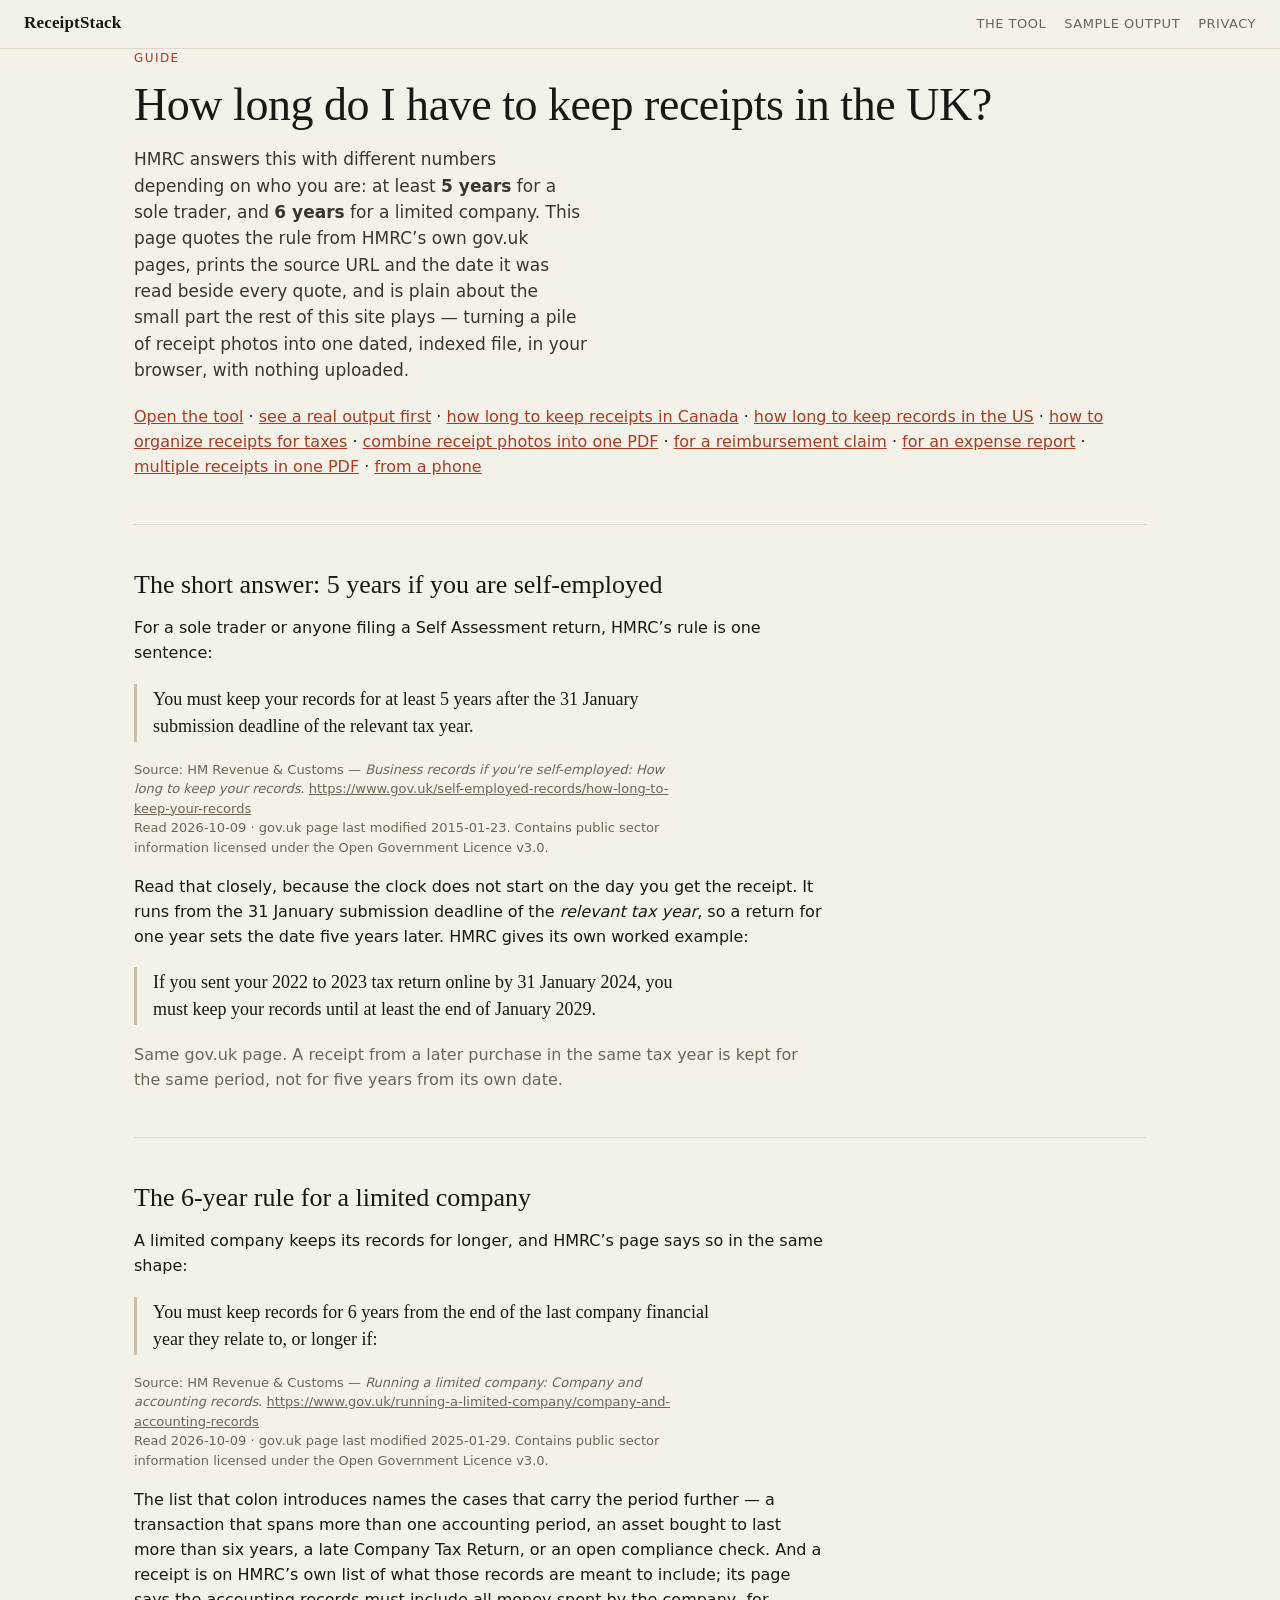
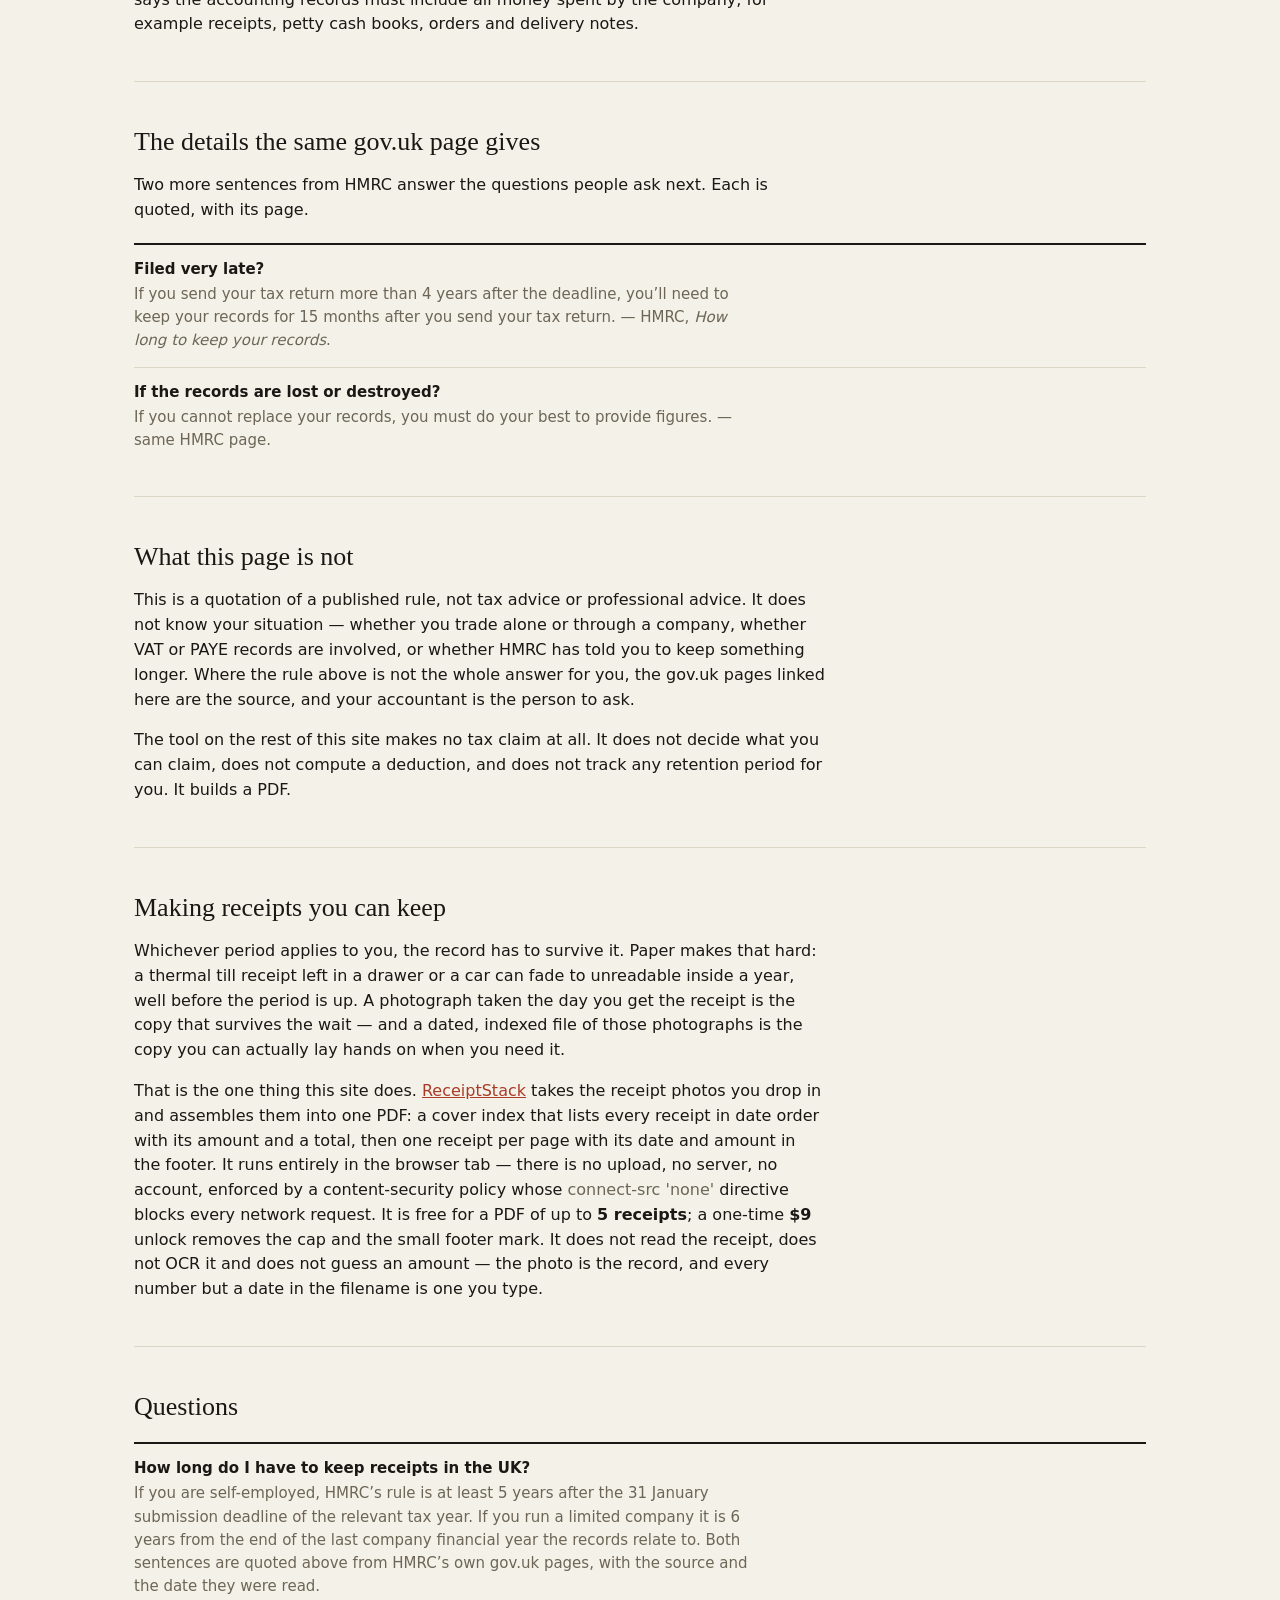
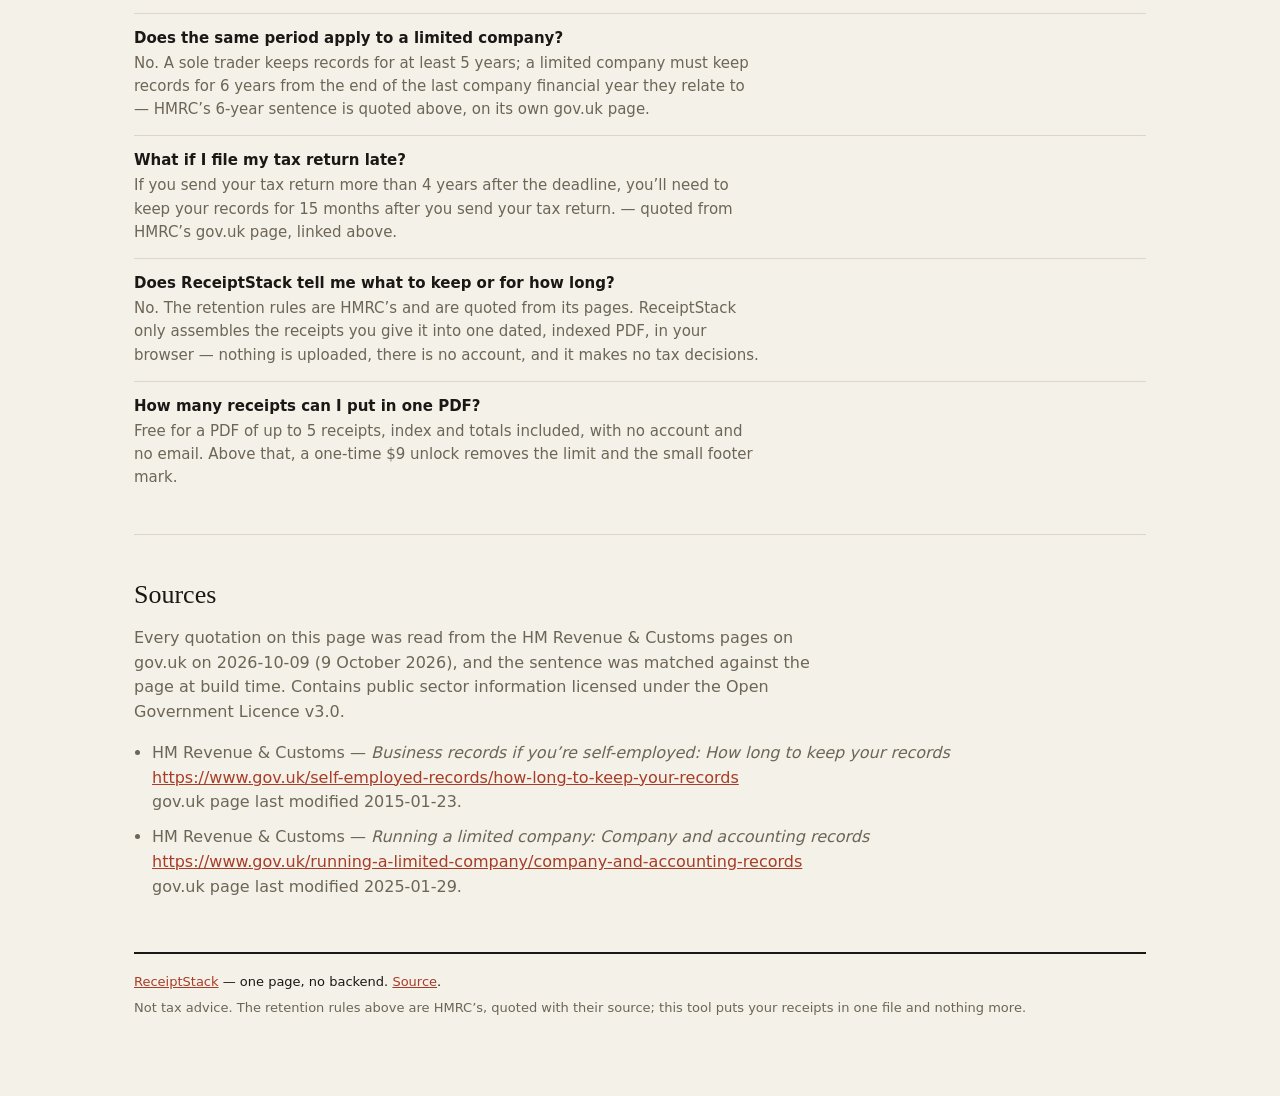
<file: how-long-to-keep-records-hmrc.html>
<!DOCTYPE html>
<html lang="en">
<head>
<meta charset="utf-8">
<meta name="viewport" content="width=device-width, initial-scale=1">
<meta http-equiv="Content-Security-Policy" content="default-src 'none'; script-src 'self'; style-src 'self'; img-src 'self' blob: data:; font-src 'self'; connect-src 'none'; object-src 'none'; base-uri 'none'; form-action 'none'; frame-ancestors 'none'">
<title>How long do I have to keep receipts in the UK? &mdash; HMRC&rsquo;s rule, quoted | ReceiptStack</title>
<meta name="description" content="HMRC&rsquo;s own rule, quoted from gov.uk: if you&rsquo;re self-employed you must keep your records for at least 5 years after the 31 January submission deadline of the relevant tax year, and a limited company must keep records for 6 years from the end of the last company financial year they relate to. This page prints the source URL and the date it was read beside every quote.">
<link rel="canonical" href="https://maxhemmerich.github.io/receipts-to-pdf/how-long-to-keep-records-hmrc.html">
<meta name="theme-color" content="#f4f1e9">
<meta property="og:type" content="article">
<meta property="og:site_name" content="ReceiptStack">
<meta property="og:title" content="How long do I have to keep receipts in the UK? &mdash; HMRC&rsquo;s rule">
<meta property="og:description" content="Quoted from gov.uk, with the source URL and the date it was read: at least 5 years for a sole trader, 6 years for a limited company. No upload, no account.">
<meta property="og:url" content="https://maxhemmerich.github.io/receipts-to-pdf/how-long-to-keep-records-hmrc.html">
<meta property="og:image" content="https://maxhemmerich.github.io/receipts-to-pdf/assets/og-card.png">
<meta property="og:image:width" content="1200">
<meta property="og:image:height" content="630">
<meta property="og:image:alt" content="The ReceiptStack index page: seven receipts listed with dates and amounts, total $712.14">
<meta name="twitter:card" content="summary_large_image">
<meta name="twitter:title" content="How long do I have to keep receipts in the UK? &mdash; HMRC&rsquo;s rule">
<meta name="twitter:description" content="HMRC&rsquo;s own rule, quoted from gov.uk with the source URL and the date it was read.">
<meta name="twitter:image" content="https://maxhemmerich.github.io/receipts-to-pdf/assets/og-card.png">
<link rel="stylesheet" href="assets/style.css">
<script type="application/ld+json">
{
  "@context": "https://schema.org",
  "@graph": [
    {
      "@type": "SoftwareApplication",
      "@id": "https://maxhemmerich.github.io/receipts-to-pdf/#app",
      "name": "ReceiptStack",
      "url": "https://maxhemmerich.github.io/receipts-to-pdf/",
      "description": "Turns photos of paper receipts into one dated, indexed PDF: a cover index in date order with a total, then one receipt per page. Runs entirely in the browser - no upload, no account, no server.",
      "applicationCategory": "BusinessApplication",
      "operatingSystem": "Any device with a modern web browser",
      "featureList": [
        "One receipt per page, nothing cropped",
        "Cover index in date order with a total for the whole batch",
        "Dates read from the filename when they are in there",
        "Your photos never leave your browser"
      ]
    },
    {
      "@type": "FAQPage",
      "@id": "https://maxhemmerich.github.io/receipts-to-pdf/how-long-to-keep-records-hmrc.html#faq",
      "mainEntity": [
        {
          "@type": "Question",
          "name": "How long do I have to keep receipts in the UK?",
          "acceptedAnswer": {
            "@type": "Answer",
            "text": "If you are self-employed, HMRC's own rule, quoted on this page from gov.uk, is at least 5 years after the 31 January submission deadline of the relevant tax year. If you run a limited company it is 6 years from the end of the last company financial year the records relate to. The source URL and the date it was read are printed beside each quote."
          }
        },
        {
          "@type": "Question",
          "name": "Does the same period apply to a limited company?",
          "acceptedAnswer": {
            "@type": "Answer",
            "text": "No. A sole trader keeps records for at least 5 years; a limited company must keep records for 6 years from the end of the last company financial year they relate to. HMRC's 6-year sentence is quoted on this page, on its own gov.uk page."
          }
        },
        {
          "@type": "Question",
          "name": "What if I file my tax return late?",
          "acceptedAnswer": {
            "@type": "Answer",
            "text": "HMRC's own page says if you send your tax return more than 4 years after the deadline, you'll need to keep your records for 15 months after you send your tax return. That sentence is quoted, with its source, further down this page."
          }
        },
        {
          "@type": "Question",
          "name": "Does ReceiptStack tell me what to keep or for how long?",
          "acceptedAnswer": {
            "@type": "Answer",
            "text": "No. The retention rules are HMRC's and are quoted from its pages. ReceiptStack only assembles the receipts you give it into one dated, indexed PDF, in your browser - nothing is uploaded, there is no account, and it makes no tax decisions."
          }
        },
        {
          "@type": "Question",
          "name": "How many receipts can I put in one PDF?",
          "acceptedAnswer": {
            "@type": "Answer",
            "text": "Free for a PDF of up to 5 receipts, index and totals included, with no account and no email. Above that, a one-time $9 unlock removes the limit and the small footer mark."
          }
        }
      ]
    }
  ]
}
</script>
</head>
<body>

<header class="bar">
  <span class="brand">ReceiptStack</span>
  <nav>
    <a href="./">The tool</a>
    <a href="./#sample">Sample output</a>
    <a href="./#privacy">Privacy</a>
  </nav>
</header>

<main>

  <p class="eyebrow">Guide</p>
  <h1>How long do I have to keep receipts in the UK?</h1>
  <p class="lede">HMRC answers this with different numbers depending on who you are: at least
  <b>5 years</b> for a sole trader, and <b>6 years</b> for a limited company. This page quotes the rule
  from HMRC&rsquo;s own gov.uk pages, prints the source URL and the date it was read beside every quote,
  and is plain about the small part the rest of this site plays &mdash; turning a pile of receipt photos
  into one dated, indexed file, in your browser, with nothing uploaded.</p>
  <p><a href="./#tool">Open the tool</a> &middot; <a href="downloads/receipts-sample.pdf">see a real
  output first</a> &middot; <a href="how-long-to-keep-receipts.html">how long to keep receipts in
  Canada</a> &middot; <a href="how-long-to-keep-records-irs.html">how long to keep records in the
  US</a> &middot; <a href="how-to-organize-receipts-for-taxes.html">how to organize receipts for
  taxes</a> &middot; <a href="combine-receipt-photos-into-one-pdf.html">combine receipt photos into one
  PDF</a> &middot; <a href="reimbursement-claim-pdf.html">for a reimbursement claim</a> &middot;
  <a href="expense-report-with-receipts.html">for an expense report</a> &middot;
  <a href="multiple-receipts-one-page-pdf.html">multiple receipts in one PDF</a> &middot;
  <a href="scan-receipts-to-pdf-on-a-phone.html">from a phone</a></p>

  <section class="block">
    <h2>The short answer: 5 years if you are self-employed</h2>
    <p>For a sole trader or anyone filing a Self Assessment return, HMRC&rsquo;s rule is one sentence:</p>
    <blockquote cite="https://www.gov.uk/self-employed-records/how-long-to-keep-your-records">You must keep your records for at least 5 years after the 31 January submission deadline of the relevant tax year.</blockquote>
    <p class="cite">Source: HM Revenue &amp; Customs &mdash; <i>Business records if you&#x27;re self-employed: How long to keep your records</i>. <a href="https://www.gov.uk/self-employed-records/how-long-to-keep-your-records">https://www.gov.uk/self-employed-records/how-long-to-keep-your-records</a><br>Read 2026-10-09 &middot; gov.uk page last modified 2015-01-23. Contains public sector information licensed under the Open Government Licence v3.0.</p>
    <p>Read that closely, because the clock does not start on the day you get the receipt. It runs from
    the 31 January submission deadline of the <i>relevant tax year</i>, so a return for one year sets the
    date five years later. HMRC gives its own worked example:</p>
    <blockquote cite="https://www.gov.uk/self-employed-records/how-long-to-keep-your-records">If you sent your 2022 to 2023 tax return online by 31 January 2024, you must keep your records until at least the end of January 2029.</blockquote>
    <p class="dim">Same gov.uk page. A receipt from a later purchase in the same tax year is kept for the
    same period, not for five years from its own date.</p>
  </section>

  <section class="block">
    <h2>The 6-year rule for a limited company</h2>
    <p>A limited company keeps its records for longer, and HMRC&rsquo;s page says so in the same shape:</p>
    <blockquote cite="https://www.gov.uk/running-a-limited-company/company-and-accounting-records">You must keep records for 6 years from the end of the last company financial year they relate to, or longer if:</blockquote>
    <p class="cite">Source: HM Revenue &amp; Customs &mdash; <i>Running a limited company: Company and accounting records</i>. <a href="https://www.gov.uk/running-a-limited-company/company-and-accounting-records">https://www.gov.uk/running-a-limited-company/company-and-accounting-records</a><br>Read 2026-10-09 &middot; gov.uk page last modified 2025-01-29. Contains public sector information licensed under the Open Government Licence v3.0.</p>
    <p>The list that colon introduces names the cases that carry the period further &mdash; a transaction
    that spans more than one accounting period, an asset bought to last more than six years, a late
    Company Tax Return, or an open compliance check. And a receipt is on HMRC&rsquo;s own list of what
    those records are meant to include; its page says the accounting records must include
    all money spent by the company, for example receipts, petty cash books, orders and delivery notes.</p>
  </section>

  <section class="block">
    <h2>The details the same gov.uk page gives</h2>
    <p>Two more sentences from HMRC answer the questions people ask next. Each is quoted, with its
    page.</p>
    <dl class="facts">
      <dt>Filed very late?</dt>
      <dd>If you send your tax return more than 4 years after the deadline, you’ll need to keep your records for 15 months after you send your tax return. <span class="dim">&mdash; HMRC, <i>How long to keep your records</i>.</span></dd>
      <dt>If the records are lost or destroyed?</dt>
      <dd>If you cannot replace your records, you must do your best to provide figures. <span class="dim">&mdash; same HMRC page.</span></dd>
    </dl>
  </section>

  <section class="block">
    <h2>What this page is not</h2>
    <p>This is a quotation of a published rule, not tax advice or professional advice. It does not know
    your situation &mdash; whether you trade alone or through a company, whether VAT or PAYE records are
    involved, or whether HMRC has told you to keep something longer. Where the rule above is not the
    whole answer for you, the gov.uk pages linked here are the source, and your accountant is the person
    to ask.</p>
    <p>The tool on the rest of this site makes no tax claim at all. It does not decide what you can
    claim, does not compute a deduction, and does not track any retention period for you. It builds a
    PDF.</p>
  </section>

  <section class="block">
    <h2>Making receipts you can keep</h2>
    <p>Whichever period applies to you, the record has to survive it. Paper makes that hard: a thermal
    till receipt left in a drawer or a car can fade to unreadable inside a year, well before the period
    is up. A photograph taken the day you get the receipt is the copy that survives the wait &mdash; and
    a dated, indexed file of those photographs is the copy you can actually lay hands on when you need
    it.</p>
    <p>That is the one thing this site does. <a href="./#tool">ReceiptStack</a> takes the receipt photos
    you drop in and assembles them into one PDF: a cover index that lists every receipt in date order
    with its amount and a total, then one receipt per page with its date and amount in the footer. It
    runs entirely in the browser tab &mdash; there is no upload, no server, no account, enforced by a
    content-security policy whose <span class="dim">connect-src 'none'</span> directive blocks every
    network request. It is free for a PDF of up to <b>5 receipts</b>; a one-time <b>$9</b> unlock
    removes the cap and the small footer mark. It does not read the receipt, does not OCR it and does
    not guess an amount &mdash; the photo is the record, and every number but a date in the filename is
    one you type.</p>
  </section>

  <section class="block" id="faq">
    <h2>Questions</h2>
    <dl class="facts">
      <dt>How long do I have to keep receipts in the UK?</dt>
      <dd>If you are self-employed, HMRC&rsquo;s rule is at least 5 years after the 31 January submission
      deadline of the relevant tax year. If you run a limited company it is 6 years from the end of the
      last company financial year the records relate to. Both sentences are quoted above from HMRC&rsquo;s
      own gov.uk pages, with the source and the date they were read.</dd>
      <dt>Does the same period apply to a limited company?</dt>
      <dd>No. A sole trader keeps records for at least 5 years; a limited company must keep records for
      6 years from the end of the last company financial year they relate to &mdash; HMRC&rsquo;s 6-year
      sentence is quoted above, on its own gov.uk page.</dd>
      <dt>What if I file my tax return late?</dt>
      <dd>If you send your tax return more than 4 years after the deadline, you’ll need to keep your records for 15 months after you send your tax return. &mdash; quoted from HMRC&rsquo;s gov.uk page, linked above.</dd>
      <dt>Does ReceiptStack tell me what to keep or for how long?</dt>
      <dd>No. The retention rules are HMRC&rsquo;s and are quoted from its pages. ReceiptStack only
      assembles the receipts you give it into one dated, indexed PDF, in your browser &mdash; nothing is
      uploaded, there is no account, and it makes no tax decisions.</dd>
      <dt>How many receipts can I put in one PDF?</dt>
      <dd>Free for a PDF of up to 5 receipts, index and totals included, with no account and no email.
      Above that, a one-time $9 unlock removes the limit and the small footer mark.</dd>
    </dl>
  </section>

  <section class="block">
    <h2>Sources</h2>
    <p class="dim">Every quotation on this page was read from the HM Revenue &amp; Customs pages on
    gov.uk on 2026-10-09 (9 October 2026), and the sentence was matched against the page at build
    time. Contains public sector information licensed under the Open Government Licence v3.0.</p>
    <ul class="dim">
      <li>HM Revenue &amp; Customs &mdash; <i>Business records if you&rsquo;re self-employed: How long to keep your records</i><br>
      <a href="https://www.gov.uk/self-employed-records/how-long-to-keep-your-records">https://www.gov.uk/self-employed-records/how-long-to-keep-your-records</a><br>
      gov.uk page last modified 2015-01-23.</li>
      <li>HM Revenue &amp; Customs &mdash; <i>Running a limited company: Company and accounting records</i><br>
      <a href="https://www.gov.uk/running-a-limited-company/company-and-accounting-records">https://www.gov.uk/running-a-limited-company/company-and-accounting-records</a><br>
      gov.uk page last modified 2025-01-29.</li>
    </ul>
  </section>

  <footer class="foot">
    <p><a href="./">ReceiptStack</a> &mdash; one page, no backend. <a href="https://github.com/maxhemmerich/receipts-to-pdf">Source</a>.</p>
    <p class="dim">Not tax advice. The retention rules above are HMRC&rsquo;s, quoted with their source; this tool puts your receipts in one file and nothing more.</p>
  </footer>

</main>

</body>
</html>
</file>
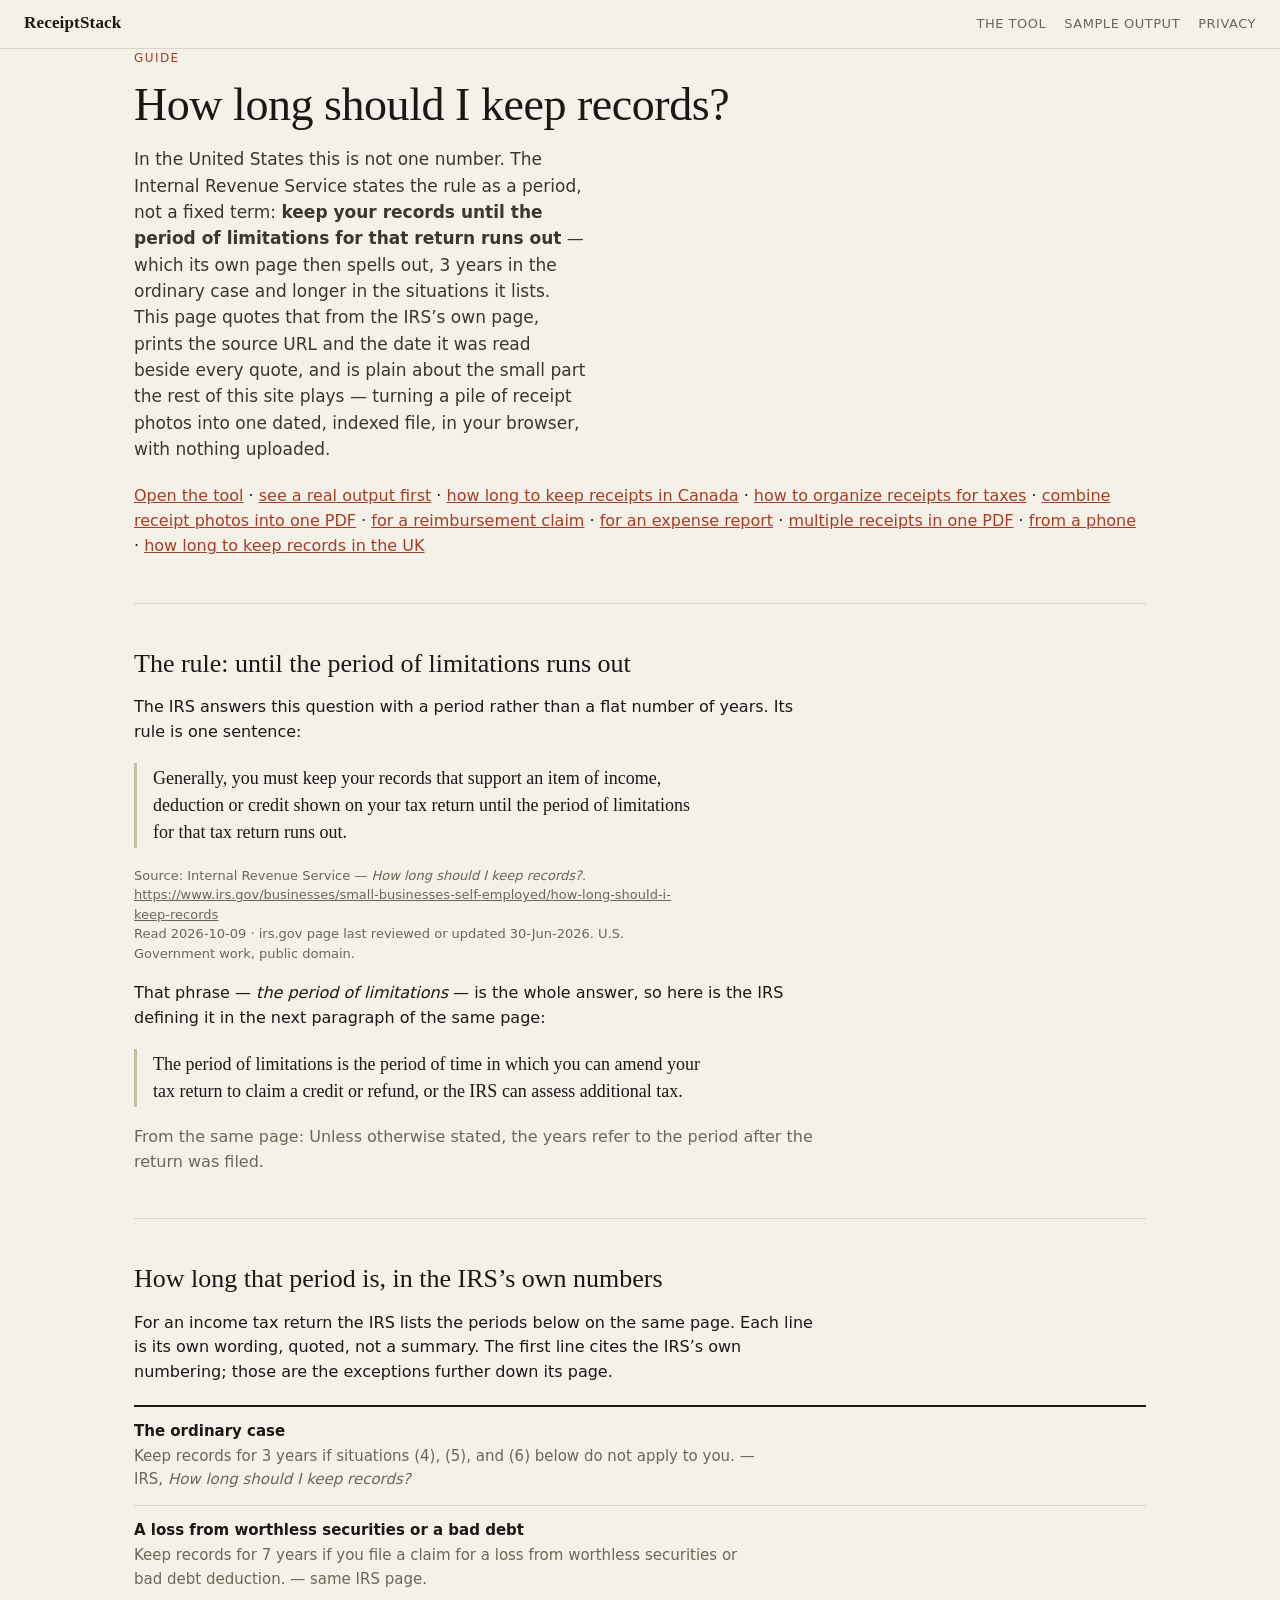
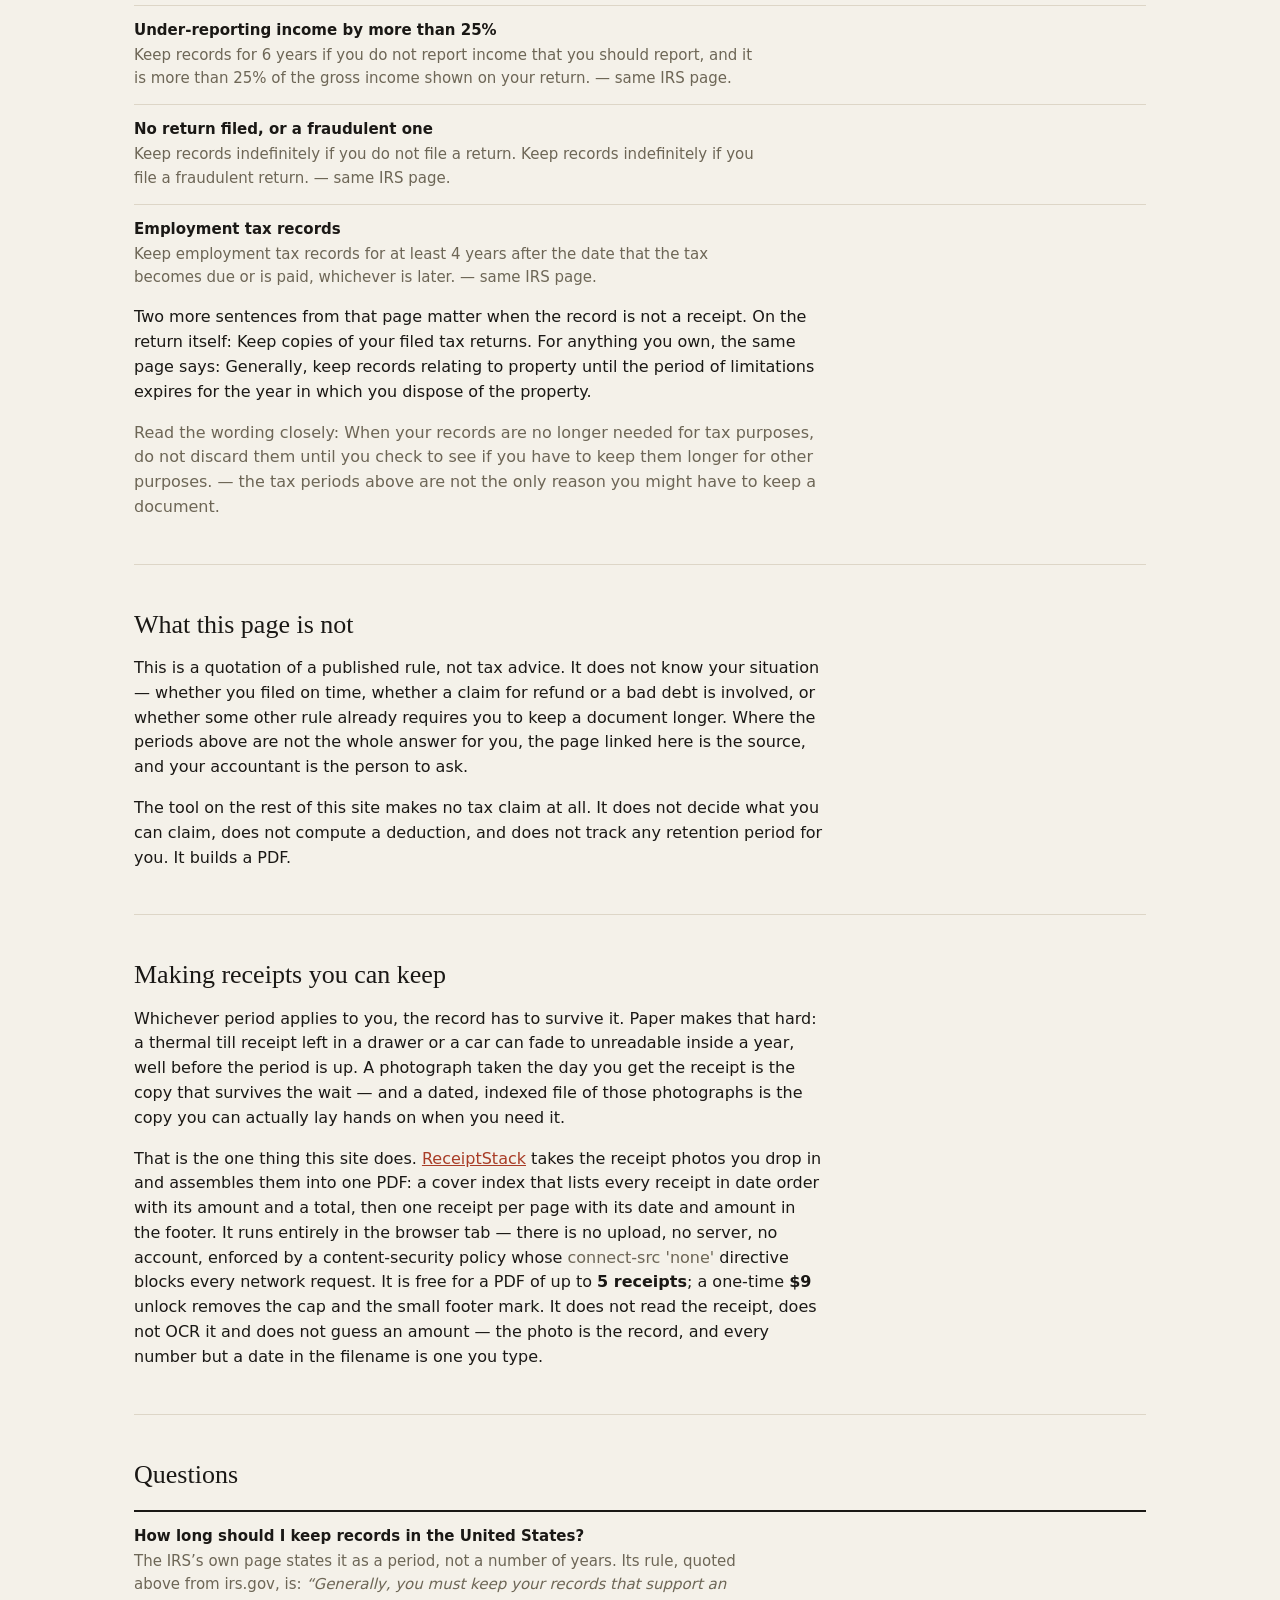
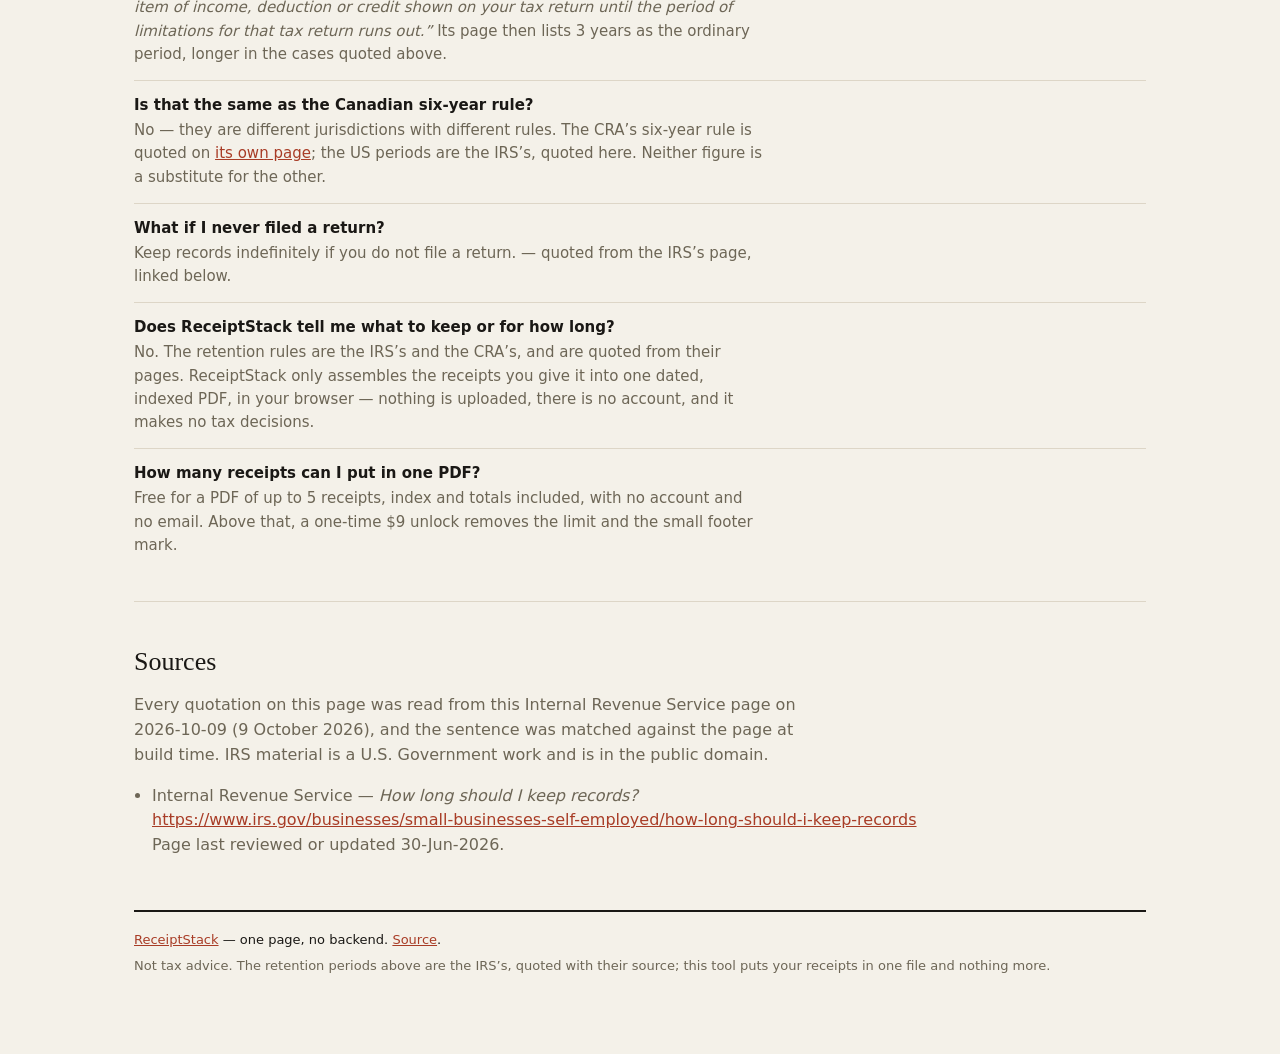
<file: how-long-to-keep-records-irs.html>
<!DOCTYPE html>
<html lang="en">
<head>
<meta charset="utf-8">
<meta name="viewport" content="width=device-width, initial-scale=1">
<meta http-equiv="Content-Security-Policy" content="default-src 'none'; script-src 'self'; style-src 'self'; img-src 'self' blob: data:; font-src 'self'; connect-src 'none'; object-src 'none'; base-uri 'none'; form-action 'none'; frame-ancestors 'none'">
<title>How long should I keep records? &mdash; the IRS&rsquo;s periods of limitation, quoted | ReceiptStack</title>
<meta name="description" content="The IRS&rsquo;s own rule, quoted from irs.gov: generally, keep your records that support an item of income, deduction or credit until the period of limitations for that return runs out &mdash; 3 years in the ordinary case, longer in the situations the page lists. This page prints the source URL and the date it was read beside each quote.">
<link rel="canonical" href="https://maxhemmerich.github.io/receipts-to-pdf/how-long-to-keep-records-irs.html">
<meta name="theme-color" content="#f4f1e9">
<meta property="og:type" content="article">
<meta property="og:site_name" content="ReceiptStack">
<meta property="og:title" content="How long should I keep records? &mdash; the IRS&rsquo;s periods of limitation">
<meta property="og:description" content="Quoted from irs.gov, with the source URL and the date it was read: keep your records until the period of limitations for that return runs out &mdash; 3 years in the ordinary case. No upload, no account.">
<meta property="og:url" content="https://maxhemmerich.github.io/receipts-to-pdf/how-long-to-keep-records-irs.html">
<meta property="og:image" content="https://maxhemmerich.github.io/receipts-to-pdf/assets/og-card.png">
<meta property="og:image:width" content="1200">
<meta property="og:image:height" content="630">
<meta property="og:image:alt" content="The ReceiptStack index page: seven receipts listed with dates and amounts, total $712.14">
<meta name="twitter:card" content="summary_large_image">
<meta name="twitter:title" content="How long should I keep records? &mdash; the IRS&rsquo;s periods of limitation">
<meta name="twitter:description" content="The IRS&rsquo;s own rule, quoted from irs.gov with the source URL and the date it was read.">
<meta name="twitter:image" content="https://maxhemmerich.github.io/receipts-to-pdf/assets/og-card.png">
<link rel="stylesheet" href="assets/style.css">
<script type="application/ld+json">
{
  "@context": "https://schema.org",
  "@graph": [
    {
      "@type": "SoftwareApplication",
      "@id": "https://maxhemmerich.github.io/receipts-to-pdf/#app",
      "name": "ReceiptStack",
      "url": "https://maxhemmerich.github.io/receipts-to-pdf/",
      "description": "Turns photos of paper receipts into one dated, indexed PDF: a cover index in date order with a total, then one receipt per page. Runs entirely in the browser - no upload, no account, no server.",
      "applicationCategory": "BusinessApplication",
      "operatingSystem": "Any device with a modern web browser",
      "featureList": [
        "One receipt per page, nothing cropped",
        "Cover index in date order with a total for the whole batch",
        "Dates read from the filename when they are in there",
        "Your photos never leave your browser"
      ]
    },
    {
      "@type": "FAQPage",
      "@id": "https://maxhemmerich.github.io/receipts-to-pdf/how-long-to-keep-records-irs.html#faq",
      "mainEntity": [
        {
          "@type": "Question",
          "name": "How long should I keep records in the United States?",
          "acceptedAnswer": {
            "@type": "Answer",
            "text": "The IRS's rule, quoted on this page from its own irs.gov page, is stated as a period rather than a number of years: generally, keep your records that support an item of income, deduction or credit until the period of limitations for that return runs out. Its page lists 3 years as the ordinary period, with longer periods in specific situations. The source URL and the date it was read are printed beside the quote."
          }
        },
        {
          "@type": "Question",
          "name": "Is that the same as the Canadian six-year rule?",
          "acceptedAnswer": {
            "@type": "Answer",
            "text": "No. They are different jurisdictions with different rules. The Canada Revenue Agency's six-year rule is quoted on its own page; the Internal Revenue Service's periods are quoted on this one. Neither figure substitutes for the other."
          }
        },
        {
          "@type": "Question",
          "name": "What if I never filed a return?",
          "acceptedAnswer": {
            "@type": "Answer",
            "text": "Keep records indefinitely if you do not file a return."
          }
        },
        {
          "@type": "Question",
          "name": "Does ReceiptStack tell me what to keep or for how long?",
          "acceptedAnswer": {
            "@type": "Answer",
            "text": "No. The retention rules are the IRS's and the CRA's, quoted from their pages. ReceiptStack only assembles the receipts you give it into one dated, indexed PDF, in your browser - nothing is uploaded, there is no account, and it makes no tax decisions."
          }
        },
        {
          "@type": "Question",
          "name": "How many receipts can I put in one PDF?",
          "acceptedAnswer": {
            "@type": "Answer",
            "text": "Free for a PDF of up to 5 receipts, index and totals included, with no account and no email. Above that, a one-time $9 unlock removes the limit and the small footer mark."
          }
        }
      ]
    }
  ]
}
</script>
</head>
<body>

<header class="bar">
  <span class="brand">ReceiptStack</span>
  <nav>
    <a href="./">The tool</a>
    <a href="./#sample">Sample output</a>
    <a href="./#privacy">Privacy</a>
  </nav>
</header>

<main>

  <p class="eyebrow">Guide</p>
  <h1>How long should I keep records?</h1>
  <p class="lede">In the United States this is not one number. The Internal Revenue Service states the
  rule as a period, not a fixed term: <b>keep your records until the period of limitations for that
  return runs out</b> &mdash; which its own page then spells out, 3 years in the ordinary case and
  longer in the situations it lists. This page quotes that from the IRS&rsquo;s own page, prints the
  source URL and the date it was read beside every quote, and is plain about the small part the rest of
  this site plays &mdash; turning a pile of receipt photos into one dated, indexed file, in your
  browser, with nothing uploaded.</p>
  <p><a href="./#tool">Open the tool</a> &middot; <a href="downloads/receipts-sample.pdf">see a real
  output first</a> &middot; <a href="how-long-to-keep-receipts.html">how long to keep receipts in
  Canada</a> &middot; <a href="how-to-organize-receipts-for-taxes.html">how to organize receipts for
  taxes</a> &middot; <a href="combine-receipt-photos-into-one-pdf.html">combine receipt photos into one
  PDF</a> &middot; <a href="reimbursement-claim-pdf.html">for a reimbursement claim</a> &middot;
  <a href="expense-report-with-receipts.html">for an expense report</a> &middot;
  <a href="multiple-receipts-one-page-pdf.html">multiple receipts in one PDF</a> &middot;
  <a href="scan-receipts-to-pdf-on-a-phone.html">from a phone</a> &middot;
  <a href="how-long-to-keep-records-hmrc.html">how long to keep records in the UK</a></p>

  <section class="block">
    <h2>The rule: until the period of limitations runs out</h2>
    <p>The IRS answers this question with a period rather than a flat number of years. Its rule is one
    sentence:</p>
    <blockquote cite="https://www.irs.gov/businesses/small-businesses-self-employed/how-long-should-i-keep-records">Generally, you must keep your records that support an item of income, deduction or credit shown on your tax return until the period of limitations for that tax return runs out.</blockquote>
    <p class="cite">Source: Internal Revenue Service &mdash; <i>How long should I keep records?</i>. <a href="https://www.irs.gov/businesses/small-businesses-self-employed/how-long-should-i-keep-records">https://www.irs.gov/businesses/small-businesses-self-employed/how-long-should-i-keep-records</a><br>Read 2026-10-09 &middot; irs.gov page last reviewed or updated 30-Jun-2026. U.S. Government work, public domain.</p>
    <p>That phrase &mdash; <i>the period of limitations</i> &mdash; is the whole answer, so here is the
    IRS defining it in the next paragraph of the same page:</p>
    <blockquote cite="https://www.irs.gov/businesses/small-businesses-self-employed/how-long-should-i-keep-records">The period of limitations is the period of time in which you can amend your tax return to claim a credit or refund, or the IRS can assess additional tax.</blockquote>
    <p class="dim">From the same page: Unless otherwise stated, the years refer to the period after the return was filed.</p>
  </section>

  <section class="block">
    <h2>How long that period is, in the IRS&rsquo;s own numbers</h2>
    <p>For an income tax return the IRS lists the periods below on the same page. Each line is its own
    wording, quoted, not a summary. The first line cites the IRS&rsquo;s own numbering; those are the
    exceptions further down its page.</p>
    <dl class="facts">
      <dt>The ordinary case</dt>
      <dd>Keep records for 3 years if situations (4), (5), and (6) below do not apply to you. <span class="dim">&mdash; IRS, <i>How long should I keep records?</i></span></dd>
      <dt>A loss from worthless securities or a bad debt</dt>
      <dd>Keep records for 7 years if you file a claim for a loss from worthless securities or bad debt deduction. <span class="dim">&mdash; same IRS page.</span></dd>
      <dt>Under-reporting income by more than 25%</dt>
      <dd>Keep records for 6 years if you do not report income that you should report, and it is more than 25% of the gross income shown on your return. <span class="dim">&mdash; same IRS page.</span></dd>
      <dt>No return filed, or a fraudulent one</dt>
      <dd>Keep records indefinitely if you do not file a return. Keep records indefinitely if you file a fraudulent return. <span class="dim">&mdash; same IRS page.</span></dd>
      <dt>Employment tax records</dt>
      <dd>Keep employment tax records for at least 4 years after the date that the tax becomes due or is paid, whichever is later. <span class="dim">&mdash; same IRS page.</span></dd>
    </dl>
    <p>Two more sentences from that page matter when the record is not a receipt. On the return itself:
    Keep copies of your filed tax returns. For anything you own, the same page says: Generally, keep records relating to property until the period of limitations expires for the year in which you dispose of the property.</p>
    <p class="dim">Read the wording closely: When your records are no longer needed for tax purposes, do not discard them until you check to see if you have to keep them longer for other purposes. &mdash; the tax periods above are not the
    only reason you might have to keep a document.</p>
  </section>

  <section class="block">
    <h2>What this page is not</h2>
    <p>This is a quotation of a published rule, not tax advice. It does not know your situation &mdash;
    whether you filed on time, whether a claim for refund or a bad debt is involved, or whether some
    other rule already requires you to keep a document longer. Where the periods above are not the whole
    answer for you, the page linked here is the source, and your accountant is the person to ask.</p>
    <p>The tool on the rest of this site makes no tax claim at all. It does not decide what you can
    claim, does not compute a deduction, and does not track any retention period for you. It builds a
    PDF.</p>
  </section>

  <section class="block">
    <h2>Making receipts you can keep</h2>
    <p>Whichever period applies to you, the record has to survive it. Paper makes that hard: a thermal
    till receipt left in a drawer or a car can fade to unreadable inside a year, well before the period
    is up. A photograph taken the day you get the receipt is the copy that survives the wait &mdash; and
    a dated, indexed file of those photographs is the copy you can actually lay hands on when you need
    it.</p>
    <p>That is the one thing this site does. <a href="./#tool">ReceiptStack</a> takes the receipt photos
    you drop in and assembles them into one PDF: a cover index that lists every receipt in date order
    with its amount and a total, then one receipt per page with its date and amount in the footer. It
    runs entirely in the browser tab &mdash; there is no upload, no server, no account, enforced by a
    content-security policy whose <span class="dim">connect-src 'none'</span> directive blocks every
    network request. It is free for a PDF of up to <b>5 receipts</b>; a one-time <b>$9</b> unlock
    removes the cap and the small footer mark. It does not read the receipt, does not OCR it and does
    not guess an amount &mdash; the photo is the record, and every number but a date in the filename is
    one you type.</p>
  </section>

  <section class="block" id="faq">
    <h2>Questions</h2>
    <dl class="facts">
      <dt>How long should I keep records in the United States?</dt>
      <dd>The IRS&rsquo;s own page states it as a period, not a number of years. Its rule, quoted above
      from irs.gov, is: <i>&ldquo;Generally, you must keep your records that support an item of income, deduction or credit shown on your tax return until the period of limitations for that tax return runs out.&rdquo;</i> Its page then lists 3 years as the
      ordinary period, longer in the cases quoted above.</dd>
      <dt>Is that the same as the Canadian six-year rule?</dt>
      <dd>No &mdash; they are different jurisdictions with different rules. The CRA&rsquo;s six-year
      rule is quoted on <a href="how-long-to-keep-receipts.html">its own page</a>; the US periods are
      the IRS&rsquo;s, quoted here. Neither figure is a substitute for the other.</dd>
      <dt>What if I never filed a return?</dt>
      <dd>Keep records indefinitely if you do not file a return. &mdash; quoted from the IRS&rsquo;s page, linked below.</dd>
      <dt>Does ReceiptStack tell me what to keep or for how long?</dt>
      <dd>No. The retention rules are the IRS&rsquo;s and the CRA&rsquo;s, and are quoted from their
      pages. ReceiptStack only assembles the receipts you give it into one dated, indexed PDF, in your
      browser &mdash; nothing is uploaded, there is no account, and it makes no tax decisions.</dd>
      <dt>How many receipts can I put in one PDF?</dt>
      <dd>Free for a PDF of up to 5 receipts, index and totals included, with no account and no email.
      Above that, a one-time $9 unlock removes the limit and the small footer mark.</dd>
    </dl>
  </section>

  <section class="block">
    <h2>Sources</h2>
    <p class="dim">Every quotation on this page was read from this Internal Revenue Service page on
    2026-10-09 (9 October 2026), and the sentence was matched against the page at build time.
    IRS material is a U.S. Government work and is in the public domain.</p>
    <ul class="dim">
      <li>Internal Revenue Service &mdash; <i>How long should I keep records?</i><br>
      <a href="https://www.irs.gov/businesses/small-businesses-self-employed/how-long-should-i-keep-records">https://www.irs.gov/businesses/small-businesses-self-employed/how-long-should-i-keep-records</a><br>
      Page last reviewed or updated 30-Jun-2026.</li>
    </ul>
  </section>

  <footer class="foot">
    <p><a href="./">ReceiptStack</a> &mdash; one page, no backend. <a href="https://github.com/maxhemmerich/receipts-to-pdf">Source</a>.</p>
    <p class="dim">Not tax advice. The retention periods above are the IRS&rsquo;s, quoted with their source; this tool puts your receipts in one file and nothing more.</p>
  </footer>

</main>

</body>
</html>
</file>
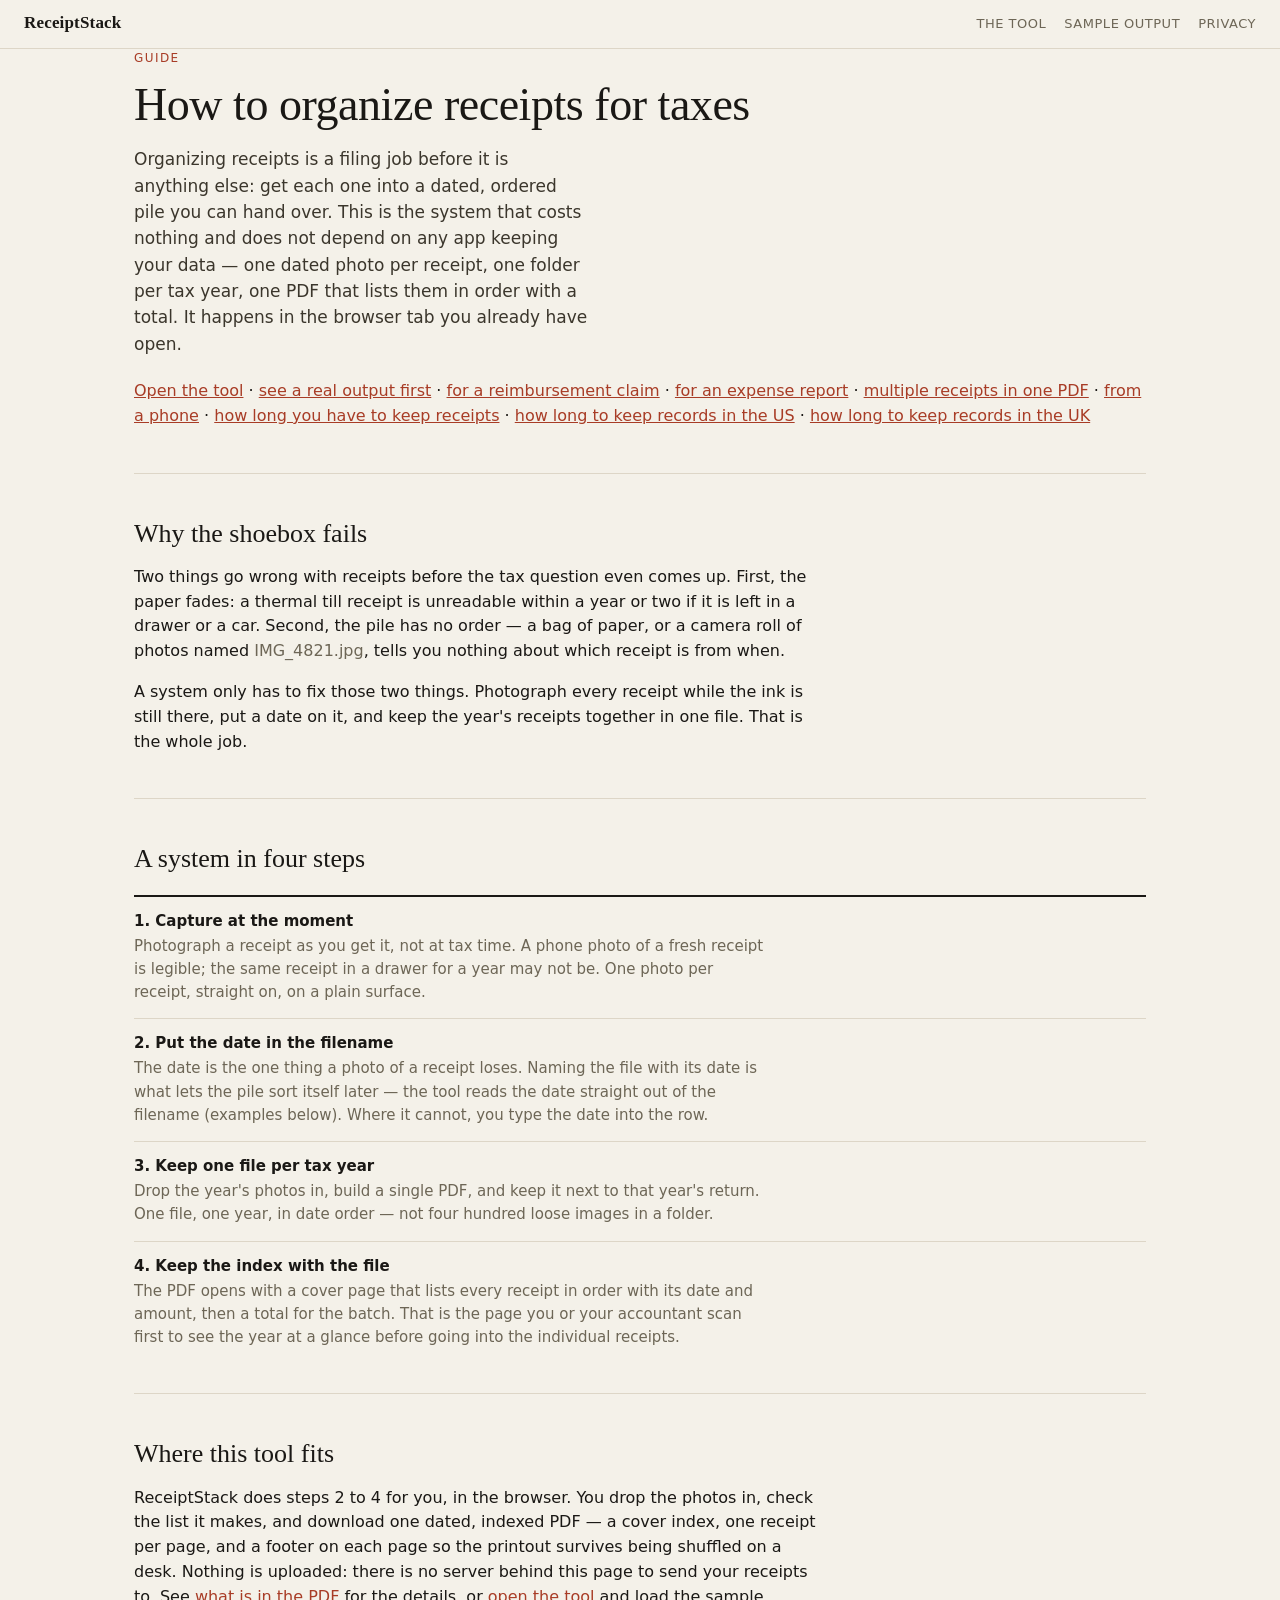
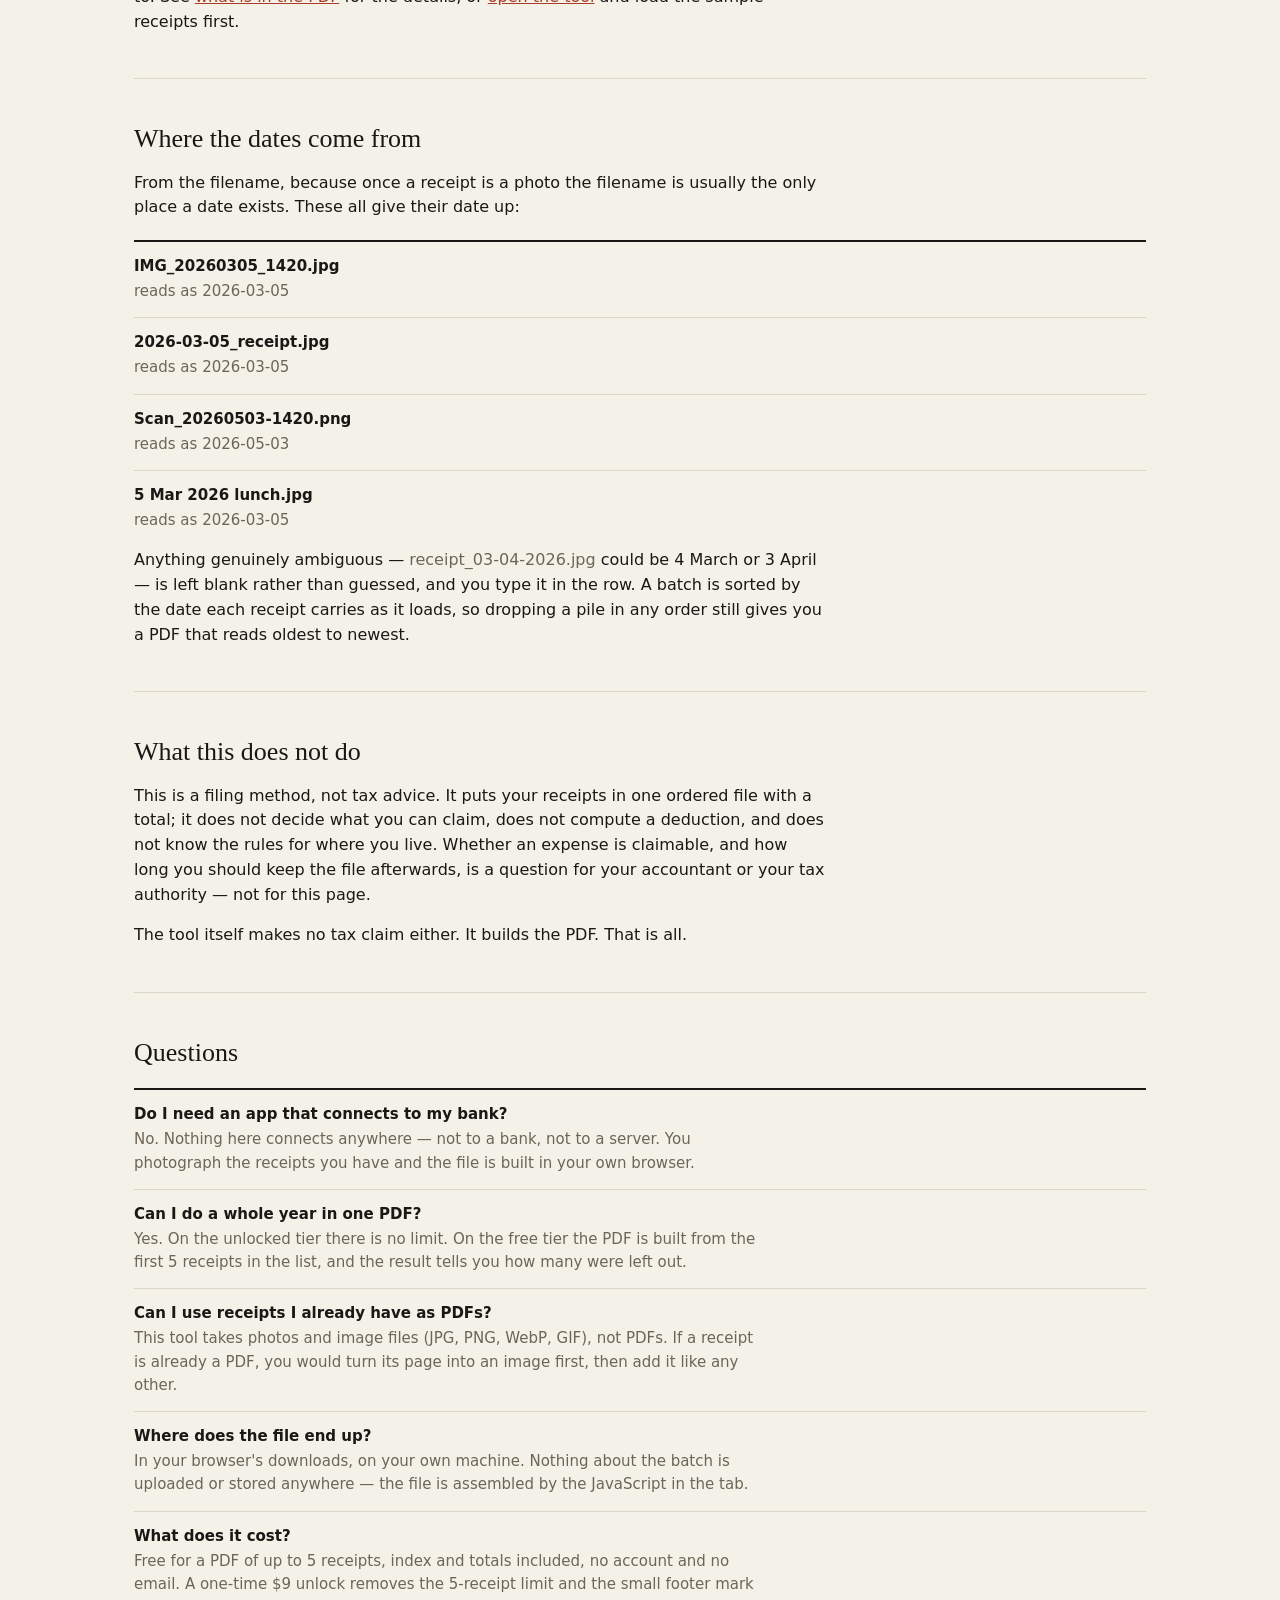
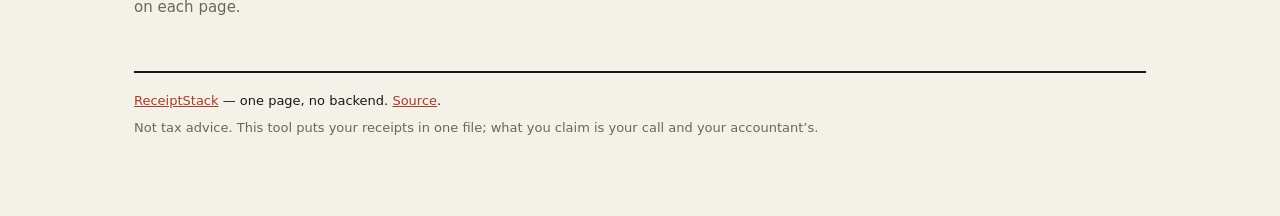
<file: how-to-organize-receipts-for-taxes.html>
<!DOCTYPE html>
<html lang="en">
<head>
<meta charset="utf-8">
<meta name="viewport" content="width=device-width, initial-scale=1">
<meta http-equiv="Content-Security-Policy" content="default-src 'none'; script-src 'self'; style-src 'self'; img-src 'self' blob: data:; font-src 'self'; connect-src 'none'; object-src 'none'; base-uri 'none'; form-action 'none'; frame-ancestors 'none'">
<title>How to organize receipts for taxes — one dated PDF per year | ReceiptStack</title>
<meta name="description" content="A filing system for receipts, not tax advice: photograph each receipt, date the file, and keep one dated, indexed PDF per tax year. Runs in your browser — nothing is uploaded, free for up to 5 receipts.">
<link rel="canonical" href="https://maxhemmerich.github.io/receipts-to-pdf/how-to-organize-receipts-for-taxes.html">
<meta name="theme-color" content="#f4f1e9">
<meta property="og:type" content="article">
<meta property="og:site_name" content="ReceiptStack">
<meta property="og:title" content="How to organize receipts for taxes">
<meta property="og:description" content="Photograph each receipt, date the file, and keep one dated, indexed PDF per tax year. In your browser: no upload, no account, free for up to 5 receipts.">
<meta property="og:url" content="https://maxhemmerich.github.io/receipts-to-pdf/how-to-organize-receipts-for-taxes.html">
<meta property="og:image" content="https://maxhemmerich.github.io/receipts-to-pdf/assets/og-card.png">
<meta property="og:image:width" content="1200">
<meta property="og:image:height" content="630">
<meta property="og:image:alt" content="The ReceiptStack index page: seven receipts listed with dates and amounts, total $712.14">
<meta name="twitter:card" content="summary_large_image">
<meta name="twitter:title" content="How to organize receipts for taxes">
<meta name="twitter:description" content="Photograph each receipt, date the file, and keep one dated, indexed PDF per tax year. No upload, no account.">
<meta name="twitter:image" content="https://maxhemmerich.github.io/receipts-to-pdf/assets/og-card.png">
<link rel="stylesheet" href="assets/style.css">
<script type="application/ld+json">
{
  "@context": "https://schema.org",
  "@graph": [
    {
      "@type": "SoftwareApplication",
      "@id": "https://maxhemmerich.github.io/receipts-to-pdf/#app",
      "name": "ReceiptStack",
      "url": "https://maxhemmerich.github.io/receipts-to-pdf/",
      "description": "Turns photos of paper receipts into one dated, indexed PDF: a cover index in date order with a total, then one receipt per page. Runs entirely in the browser — no upload, no account, no server.",
      "applicationCategory": "BusinessApplication",
      "operatingSystem": "Any device with a modern web browser",
      "featureList": [
        "One receipt per page, nothing cropped",
        "Cover index in date order with a total for the whole batch",
        "Dates read from the filename when they are in there",
        "Your photos never leave your browser"
      ]
    },
    {
      "@type": "FAQPage",
      "@id": "https://maxhemmerich.github.io/receipts-to-pdf/how-to-organize-receipts-for-taxes.html#faq",
      "mainEntity": [
        {
          "@type": "Question",
          "name": "Do I need an app that connects to my bank?",
          "acceptedAnswer": {
            "@type": "Answer",
            "text": "No. Nothing here connects anywhere — not to a bank, not to a server. You photograph the receipts you have and the file is built in your own browser."
          }
        },
        {
          "@type": "Question",
          "name": "Can I do a whole year in one PDF?",
          "acceptedAnswer": {
            "@type": "Answer",
            "text": "Yes. On the unlocked tier there is no limit. On the free tier the PDF is built from the first 5 receipts in the list, and the result tells you how many were left out."
          }
        },
        {
          "@type": "Question",
          "name": "Can I use receipts I already have as PDFs?",
          "acceptedAnswer": {
            "@type": "Answer",
            "text": "This tool takes photos and image files (JPG, PNG, WebP, GIF), not PDFs. If a receipt is already a PDF, you would turn its page into an image first, then add it like any other."
          }
        },
        {
          "@type": "Question",
          "name": "Where does the file end up?",
          "acceptedAnswer": {
            "@type": "Answer",
            "text": "In your browser's downloads, on your own machine. Nothing about the batch is uploaded or stored anywhere — the file is assembled by the JavaScript in the tab."
          }
        }
      ]
    }
  ]
}
</script>
</head>
<body>

<header class="bar">
  <span class="brand">ReceiptStack</span>
  <nav>
    <a href="./">The tool</a>
    <a href="./#sample">Sample output</a>
    <a href="./#privacy">Privacy</a>
  </nav>
</header>

<main>

  <p class="eyebrow">Guide</p>
  <h1>How to organize receipts for taxes</h1>
  <p class="lede">Organizing receipts is a filing job before it is anything else: get each one into a
  dated, ordered pile you can hand over. This is the system that costs nothing and does not depend on
  any app keeping your data &mdash; one dated photo per receipt, one folder per tax year, one PDF that
  lists them in order with a total. It happens in the browser tab you already have open.</p>
  <p><a href="./#tool">Open the tool</a> &middot; <a href="downloads/receipts-sample.pdf">see a real
  output first</a> &middot; <a href="reimbursement-claim-pdf.html">for a reimbursement
  claim</a> &middot; <a href="expense-report-with-receipts.html">for an expense report</a> &middot;
  <a href="multiple-receipts-one-page-pdf.html">multiple receipts in one PDF</a> &middot;
  <a href="scan-receipts-to-pdf-on-a-phone.html">from a phone</a> &middot;
  <a href="how-long-to-keep-receipts.html">how long you have to keep receipts</a> &middot;
  <a href="how-long-to-keep-records-irs.html">how long to keep records in the US</a> &middot;
  <a href="how-long-to-keep-records-hmrc.html">how long to keep records in the UK</a></p>

  <section class="block">
    <h2>Why the shoebox fails</h2>
    <p>Two things go wrong with receipts before the tax question even comes up. First, the paper
    fades: a thermal till receipt is unreadable within a year or two if it is left in a drawer or a
    car. Second, the pile has no order &mdash; a bag of paper, or a camera roll of photos named
    <span class="dim">IMG_4821.jpg</span>, tells you nothing about which receipt is from when.</p>
    <p>A system only has to fix those two things. Photograph every receipt while the ink is still
    there, put a date on it, and keep the year's receipts together in one file. That is the whole
    job.</p>
  </section>

  <section class="block">
    <h2>A system in four steps</h2>
    <dl class="facts">
      <dt>1. Capture at the moment</dt>
      <dd>Photograph a receipt as you get it, not at tax time. A phone photo of a fresh receipt is
      legible; the same receipt in a drawer for a year may not be. One photo per receipt, straight
      on, on a plain surface.</dd>
      <dt>2. Put the date in the filename</dt>
      <dd>The date is the one thing a photo of a receipt loses. Naming the file with its date is what
      lets the pile sort itself later &mdash; the tool reads the date straight out of the filename
      (examples below). Where it cannot, you type the date into the row.</dd>
      <dt>3. Keep one file per tax year</dt>
      <dd>Drop the year's photos in, build a single PDF, and keep it next to that year's return. One
      file, one year, in date order &mdash; not four hundred loose images in a folder.</dd>
      <dt>4. Keep the index with the file</dt>
      <dd>The PDF opens with a cover page that lists every receipt in order with its date and amount,
      then a total for the batch. That is the page you or your accountant scan first to see the year
      at a glance before going into the individual receipts.</dd>
    </dl>
  </section>

  <section class="block">
    <h2>Where this tool fits</h2>
    <p>ReceiptStack does steps 2 to 4 for you, in the browser. You drop the photos in, check the list
    it makes, and download one dated, indexed PDF &mdash; a cover index, one receipt per page, and a
    footer on each page so the printout survives being shuffled on a desk. Nothing is uploaded: there
    is no server behind this page to send your receipts to. See
    <a href="combine-receipt-photos-into-one-pdf.html">what is in the PDF</a> for the details, or
    <a href="./#tool">open the tool</a> and load the sample receipts first.</p>
  </section>

  <section class="block">
    <h2>Where the dates come from</h2>
    <p>From the filename, because once a receipt is a photo the filename is usually the only place a
    date exists. These all give their date up:</p>
    <dl class="facts">
      <dt>IMG_20260305_1420.jpg</dt><dd>reads as 2026-03-05</dd>
      <dt>2026-03-05_receipt.jpg</dt><dd>reads as 2026-03-05</dd>
      <dt>Scan_20260503-1420.png</dt><dd>reads as 2026-05-03</dd>
      <dt>5 Mar 2026 lunch.jpg</dt><dd>reads as 2026-03-05</dd>
    </dl>
    <p>Anything genuinely ambiguous &mdash; <span class="dim">receipt_03-04-2026.jpg</span> could be
    4 March or 3 April &mdash; is left blank rather than guessed, and you type it in the row. A batch
    is sorted by the date each receipt carries as it loads, so dropping a pile in any order still
    gives you a PDF that reads oldest to newest.</p>
  </section>

  <section class="block">
    <h2>What this does not do</h2>
    <p>This is a filing method, not tax advice. It puts your receipts in one ordered file with a
    total; it does not decide what you can claim, does not compute a deduction, and does not know the
    rules for where you live. Whether an expense is claimable, and how long you should keep the file
    afterwards, is a question for your accountant or your tax authority &mdash; not for this page.</p>
    <p>The tool itself makes no tax claim either. It builds the PDF. That is all.</p>
  </section>

  <section class="block" id="faq">
    <h2>Questions</h2>
    <dl class="facts">
      <dt>Do I need an app that connects to my bank?</dt>
      <dd>No. Nothing here connects anywhere &mdash; not to a bank, not to a server. You photograph
      the receipts you have and the file is built in your own browser.</dd>
      <dt>Can I do a whole year in one PDF?</dt>
      <dd>Yes. On the unlocked tier there is no limit. On the free tier the PDF is built from the
      first 5 receipts in the list, and the result tells you how many were left out.</dd>
      <dt>Can I use receipts I already have as PDFs?</dt>
      <dd>This tool takes photos and image files (JPG, PNG, WebP, GIF), not PDFs. If a receipt is
      already a PDF, you would turn its page into an image first, then add it like any other.</dd>
      <dt>Where does the file end up?</dt>
      <dd>In your browser's downloads, on your own machine. Nothing about the batch is uploaded or
      stored anywhere &mdash; the file is assembled by the JavaScript in the tab.</dd>
      <dt>What does it cost?</dt>
      <dd>Free for a PDF of up to 5 receipts, index and totals included, no account and no email. A
      one-time $9 unlock removes the 5-receipt limit and the small footer mark on each page.</dd>
    </dl>
  </section>

  <footer class="foot">
    <p><a href="./">ReceiptStack</a> &mdash; one page, no backend. <a href="https://github.com/maxhemmerich/receipts-to-pdf">Source</a>.</p>
    <p class="dim">Not tax advice. This tool puts your receipts in one file; what you claim is your call and your accountant&rsquo;s.</p>
  </footer>

</main>

</body>
</html>
</file>
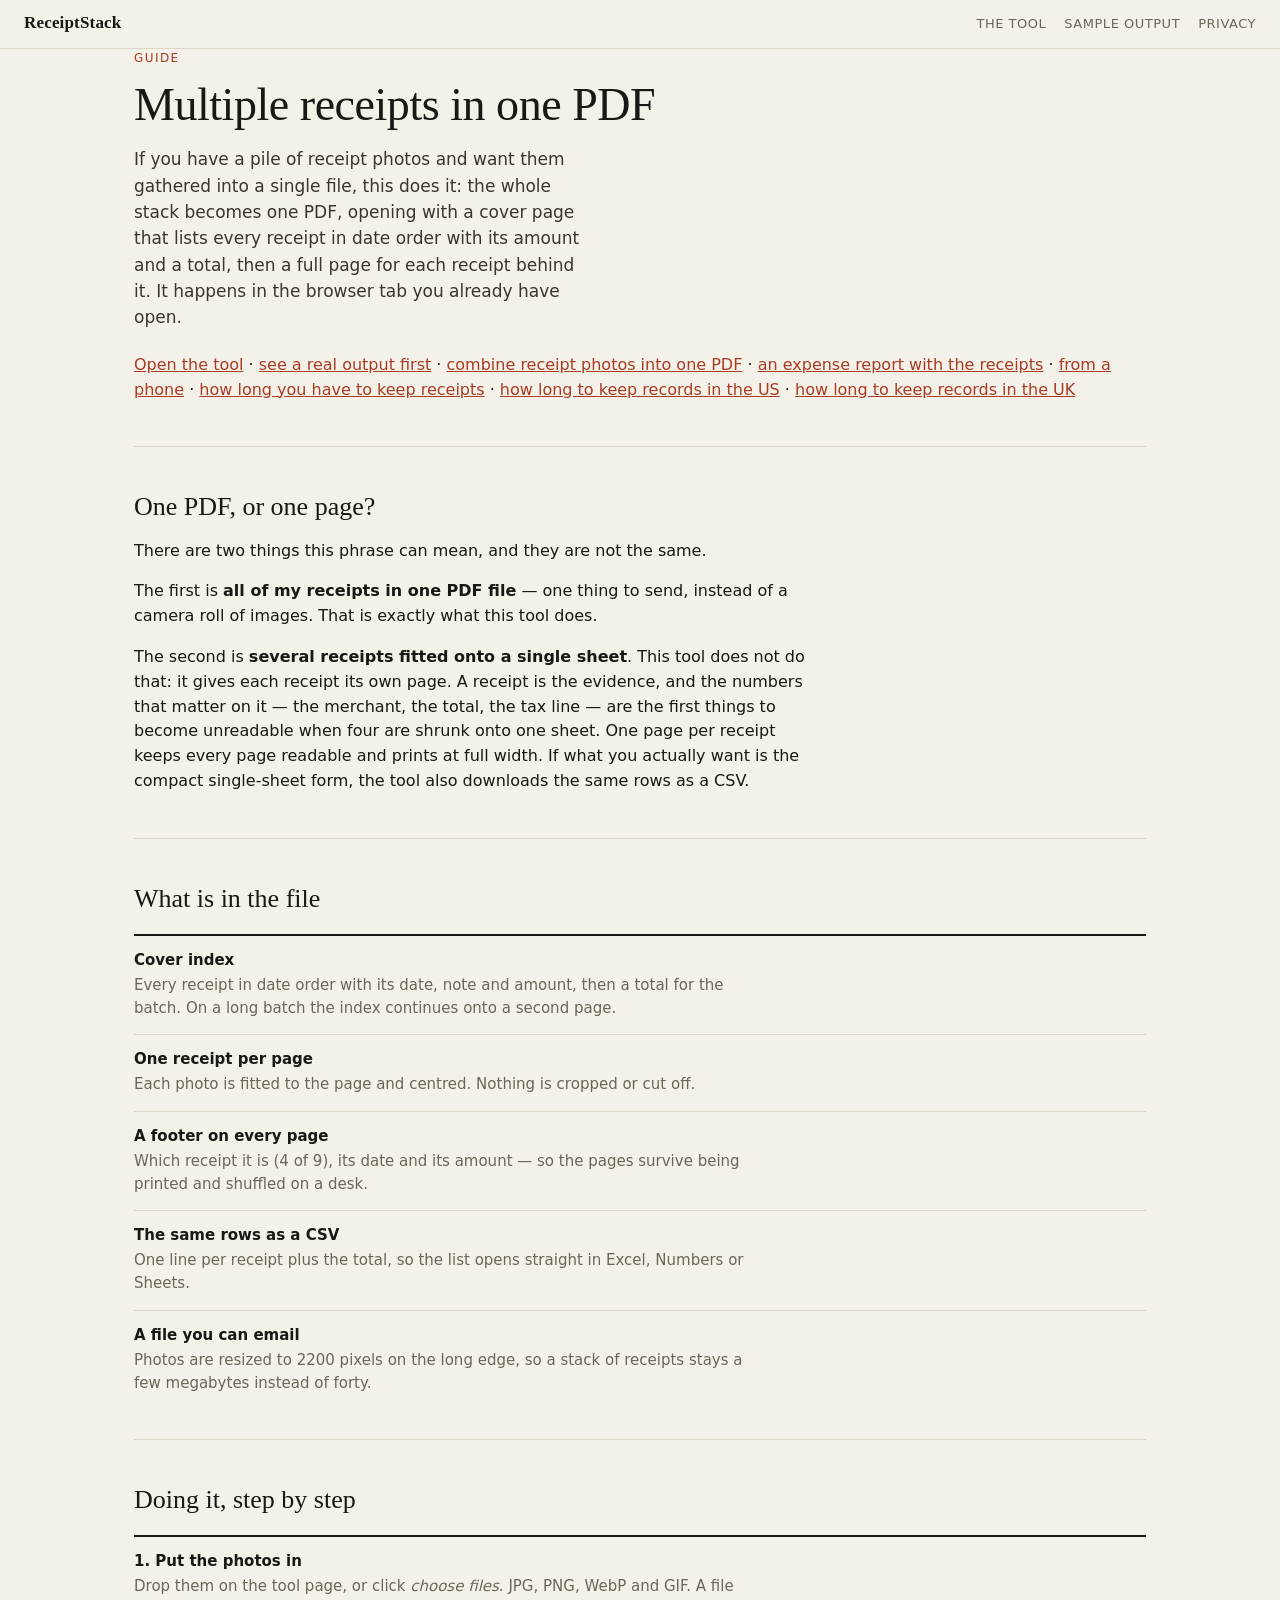
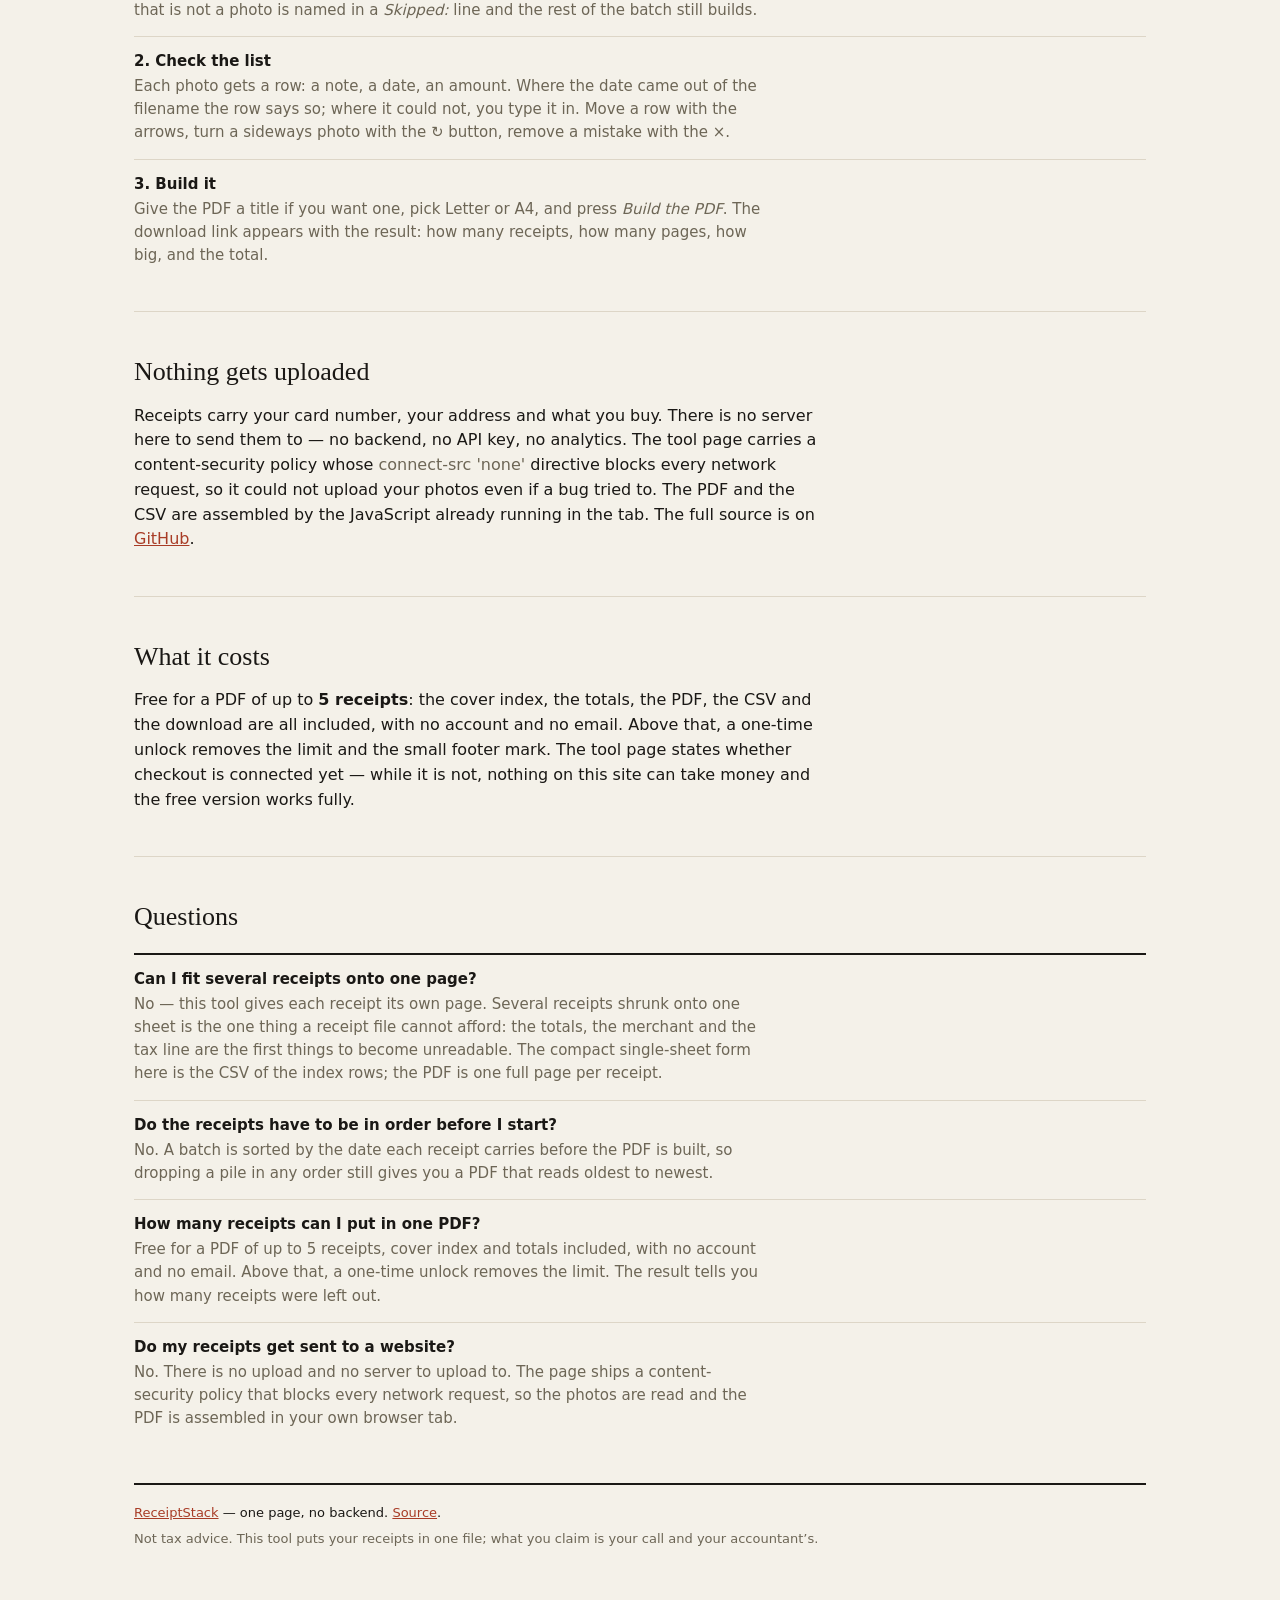
<file: multiple-receipts-one-page-pdf.html>
<!DOCTYPE html>
<html lang="en">
<head>
<meta charset="utf-8">
<meta name="viewport" content="width=device-width, initial-scale=1">
<meta http-equiv="Content-Security-Policy" content="default-src 'none'; script-src 'self'; style-src 'self'; img-src 'self' blob: data:; font-src 'self'; connect-src 'none'; object-src 'none'; base-uri 'none'; form-action 'none'; frame-ancestors 'none'">
<title>Multiple receipts in one PDF — one page per receipt | ReceiptStack</title>
<meta name="description" content="Put a pile of receipt photos into one PDF: the whole stack in a single file, each receipt on its own page, under a cover index that lists and totals them. Not several receipts tiled onto one sheet — one page per receipt so each stays readable. Runs in your browser — no upload, no account, free for up to 5 receipts.">
<link rel="canonical" href="https://maxhemmerich.github.io/receipts-to-pdf/multiple-receipts-one-page-pdf.html">
<meta name="theme-color" content="#f4f1e9">
<meta property="og:type" content="article">
<meta property="og:site_name" content="ReceiptStack">
<meta property="og:title" content="Multiple receipts in one PDF">
<meta property="og:description" content="The whole stack in a single PDF: a cover index that lists and totals every receipt, then one receipt per page. In your browser: no upload, no account, free for up to 5 receipts.">
<meta property="og:url" content="https://maxhemmerich.github.io/receipts-to-pdf/multiple-receipts-one-page-pdf.html">
<meta property="og:image" content="https://maxhemmerich.github.io/receipts-to-pdf/assets/og-card.png">
<meta property="og:image:width" content="1200">
<meta property="og:image:height" content="630">
<meta property="og:image:alt" content="The ReceiptStack index page: seven receipts listed with dates and amounts, total $712.14">
<meta name="twitter:card" content="summary_large_image">
<meta name="twitter:title" content="Multiple receipts in one PDF">
<meta name="twitter:description" content="A cover index that lists and totals every receipt, then one receipt per page — all in a single PDF. No upload, no account.">
<meta name="twitter:image" content="https://maxhemmerich.github.io/receipts-to-pdf/assets/og-card.png">
<link rel="stylesheet" href="assets/style.css">
<script type="application/ld+json">
{
  "@context": "https://schema.org",
  "@graph": [
    {
      "@type": "SoftwareApplication",
      "@id": "https://maxhemmerich.github.io/receipts-to-pdf/#app",
      "name": "ReceiptStack",
      "url": "https://maxhemmerich.github.io/receipts-to-pdf/",
      "description": "Turns photos of paper receipts into one dated, indexed PDF: a cover index in date order with a total, then one receipt per page. Runs entirely in the browser — no upload, no account, no server.",
      "applicationCategory": "BusinessApplication",
      "operatingSystem": "Any device with a modern web browser",
      "featureList": [
        "One receipt per page, nothing cropped",
        "Cover index in date order with a total for the whole batch",
        "Dates read from the filename when they are in there",
        "Your photos never leave your browser"
      ]
    },
    {
      "@type": "FAQPage",
      "@id": "https://maxhemmerich.github.io/receipts-to-pdf/multiple-receipts-one-page-pdf.html#faq",
      "mainEntity": [
        {
          "@type": "Question",
          "name": "Can I fit several receipts onto one page?",
          "acceptedAnswer": {
            "@type": "Answer",
            "text": "No — this tool gives each receipt its own page. Several receipts shrunk onto one sheet is the one thing a receipt file cannot afford: the totals, the merchant and the tax line are the first things to become unreadable. The compact single-sheet form here is the CSV of the index rows; the PDF is one full page per receipt."
          }
        },
        {
          "@type": "Question",
          "name": "Do the receipts have to be in order before I start?",
          "acceptedAnswer": {
            "@type": "Answer",
            "text": "No. A batch is sorted by the date each receipt carries before the PDF is built, so dropping a pile in any order still gives you a PDF that reads oldest to newest."
          }
        },
        {
          "@type": "Question",
          "name": "How many receipts can I put in one PDF?",
          "acceptedAnswer": {
            "@type": "Answer",
            "text": "Free for a PDF of up to 5 receipts, cover index and totals included, with no account and no email. Above that, a one-time unlock removes the limit. The result tells you how many receipts were left out."
          }
        },
        {
          "@type": "Question",
          "name": "Do my receipts get sent to a website?",
          "acceptedAnswer": {
            "@type": "Answer",
            "text": "No. There is no upload and no server to upload to. The page ships a content-security policy that blocks every network request, so the photos are read and the PDF is assembled in your own browser tab."
          }
        }
      ]
    }
  ]
}
</script>
</head>
<body>

<header class="bar">
  <span class="brand">ReceiptStack</span>
  <nav>
    <a href="./">The tool</a>
    <a href="./#sample">Sample output</a>
    <a href="./#privacy">Privacy</a>
  </nav>
</header>

<main>

  <p class="eyebrow">Guide</p>
  <h1>Multiple receipts in one PDF</h1>
  <p class="lede">If you have a pile of receipt photos and want them gathered into a single file, this
  does it: the whole stack becomes one PDF, opening with a cover page that lists every receipt in date
  order with its amount and a total, then a full page for each receipt behind it. It happens in the
  browser tab you already have open.</p>
  <p><a href="./#tool">Open the tool</a> &middot; <a href="downloads/receipts-sample.pdf">see a real
  output first</a> &middot; <a href="combine-receipt-photos-into-one-pdf.html">combine receipt photos
  into one PDF</a> &middot; <a href="expense-report-with-receipts.html">an expense report with the
  receipts</a> &middot; <a href="scan-receipts-to-pdf-on-a-phone.html">from a phone</a> &middot;
  <a href="how-long-to-keep-receipts.html">how long you have to keep receipts</a> &middot;
  <a href="how-long-to-keep-records-irs.html">how long to keep records in the US</a> &middot;
  <a href="how-long-to-keep-records-hmrc.html">how long to keep records in the UK</a></p>

  <section class="block">
    <h2>One PDF, or one page?</h2>
    <p>There are two things this phrase can mean, and they are not the same.</p>
    <p>The first is <b>all of my receipts in one PDF file</b> &mdash; one thing to send, instead of a
    camera roll of images. That is exactly what this tool does.</p>
    <p>The second is <b>several receipts fitted onto a single sheet</b>. This tool does not do that:
    it gives each receipt its own page. A receipt is the evidence, and the numbers that matter on it
    &mdash; the merchant, the total, the tax line &mdash; are the first things to become unreadable
    when four are shrunk onto one sheet. One page per receipt keeps every page readable and prints at
    full width. If what you actually want is the compact single-sheet form, the tool also downloads
    the same rows as a CSV.</p>
  </section>

  <section class="block">
    <h2>What is in the file</h2>
    <dl class="facts">
      <dt>Cover index</dt>
      <dd>Every receipt in date order with its date, note and amount, then a total for the batch. On a
      long batch the index continues onto a second page.</dd>
      <dt>One receipt per page</dt>
      <dd>Each photo is fitted to the page and centred. Nothing is cropped or cut off.</dd>
      <dt>A footer on every page</dt>
      <dd>Which receipt it is (4 of 9), its date and its amount &mdash; so the pages survive being
      printed and shuffled on a desk.</dd>
      <dt>The same rows as a CSV</dt>
      <dd>One line per receipt plus the total, so the list opens straight in Excel, Numbers or
      Sheets.</dd>
      <dt>A file you can email</dt>
      <dd>Photos are resized to 2200 pixels on the long edge, so a stack of receipts stays a few
      megabytes instead of forty.</dd>
    </dl>
  </section>

  <section class="block">
    <h2>Doing it, step by step</h2>
    <dl class="facts">
      <dt>1. Put the photos in</dt>
      <dd>Drop them on the tool page, or click <i>choose files</i>. JPG, PNG, WebP and GIF. A file
      that is not a photo is named in a <i>Skipped:</i> line and the rest of the batch still
      builds.</dd>
      <dt>2. Check the list</dt>
      <dd>Each photo gets a row: a note, a date, an amount. Where the date came out of the filename
      the row says so; where it could not, you type it in. Move a row with the arrows, turn a
      sideways photo with the &#8635; button, remove a mistake with the &#215;.</dd>
      <dt>3. Build it</dt>
      <dd>Give the PDF a title if you want one, pick Letter or A4, and press <i>Build the PDF</i>. The
      download link appears with the result: how many receipts, how many pages, how big, and the
      total.</dd>
    </dl>
  </section>

  <section class="block">
    <h2>Nothing gets uploaded</h2>
    <p>Receipts carry your card number, your address and what you buy. There is no server here to send
    them to &mdash; no backend, no API key, no analytics. The tool page carries a content-security
    policy whose <span class="dim">connect-src 'none'</span> directive blocks every network request,
    so it could not upload your photos even if a bug tried to. The PDF and the CSV are assembled by
    the JavaScript already running in the tab. The full source is on
    <a href="https://github.com/maxhemmerich/receipts-to-pdf">GitHub</a>.</p>
  </section>

  <section class="block">
    <h2>What it costs</h2>
    <p>Free for a PDF of up to <b>5 receipts</b>: the cover index, the totals, the PDF, the CSV and
    the download are all included, with no account and no email. Above that, a one-time unlock removes
    the limit and the small footer mark. The tool page states whether checkout is connected yet
    &mdash; while it is not, nothing on this site can take money and the free version works fully.</p>
  </section>

  <section class="block" id="faq">
    <h2>Questions</h2>
    <dl class="facts">
      <dt>Can I fit several receipts onto one page?</dt>
      <dd>No &mdash; this tool gives each receipt its own page. Several receipts shrunk onto one sheet
      is the one thing a receipt file cannot afford: the totals, the merchant and the tax line are the
      first things to become unreadable. The compact single-sheet form here is the CSV of the index
      rows; the PDF is one full page per receipt.</dd>
      <dt>Do the receipts have to be in order before I start?</dt>
      <dd>No. A batch is sorted by the date each receipt carries before the PDF is built, so dropping
      a pile in any order still gives you a PDF that reads oldest to newest.</dd>
      <dt>How many receipts can I put in one PDF?</dt>
      <dd>Free for a PDF of up to 5 receipts, cover index and totals included, with no account and no
      email. Above that, a one-time unlock removes the limit. The result tells you how many receipts
      were left out.</dd>
      <dt>Do my receipts get sent to a website?</dt>
      <dd>No. There is no upload and no server to upload to. The page ships a content-security policy
      that blocks every network request, so the photos are read and the PDF is assembled in your own
      browser tab.</dd>
    </dl>
  </section>

  <footer class="foot">
    <p><a href="./">ReceiptStack</a> &mdash; one page, no backend. <a href="https://github.com/maxhemmerich/receipts-to-pdf">Source</a>.</p>
    <p class="dim">Not tax advice. This tool puts your receipts in one file; what you claim is your call and your accountant&rsquo;s.</p>
  </footer>

</main>

</body>
</html>
</file>
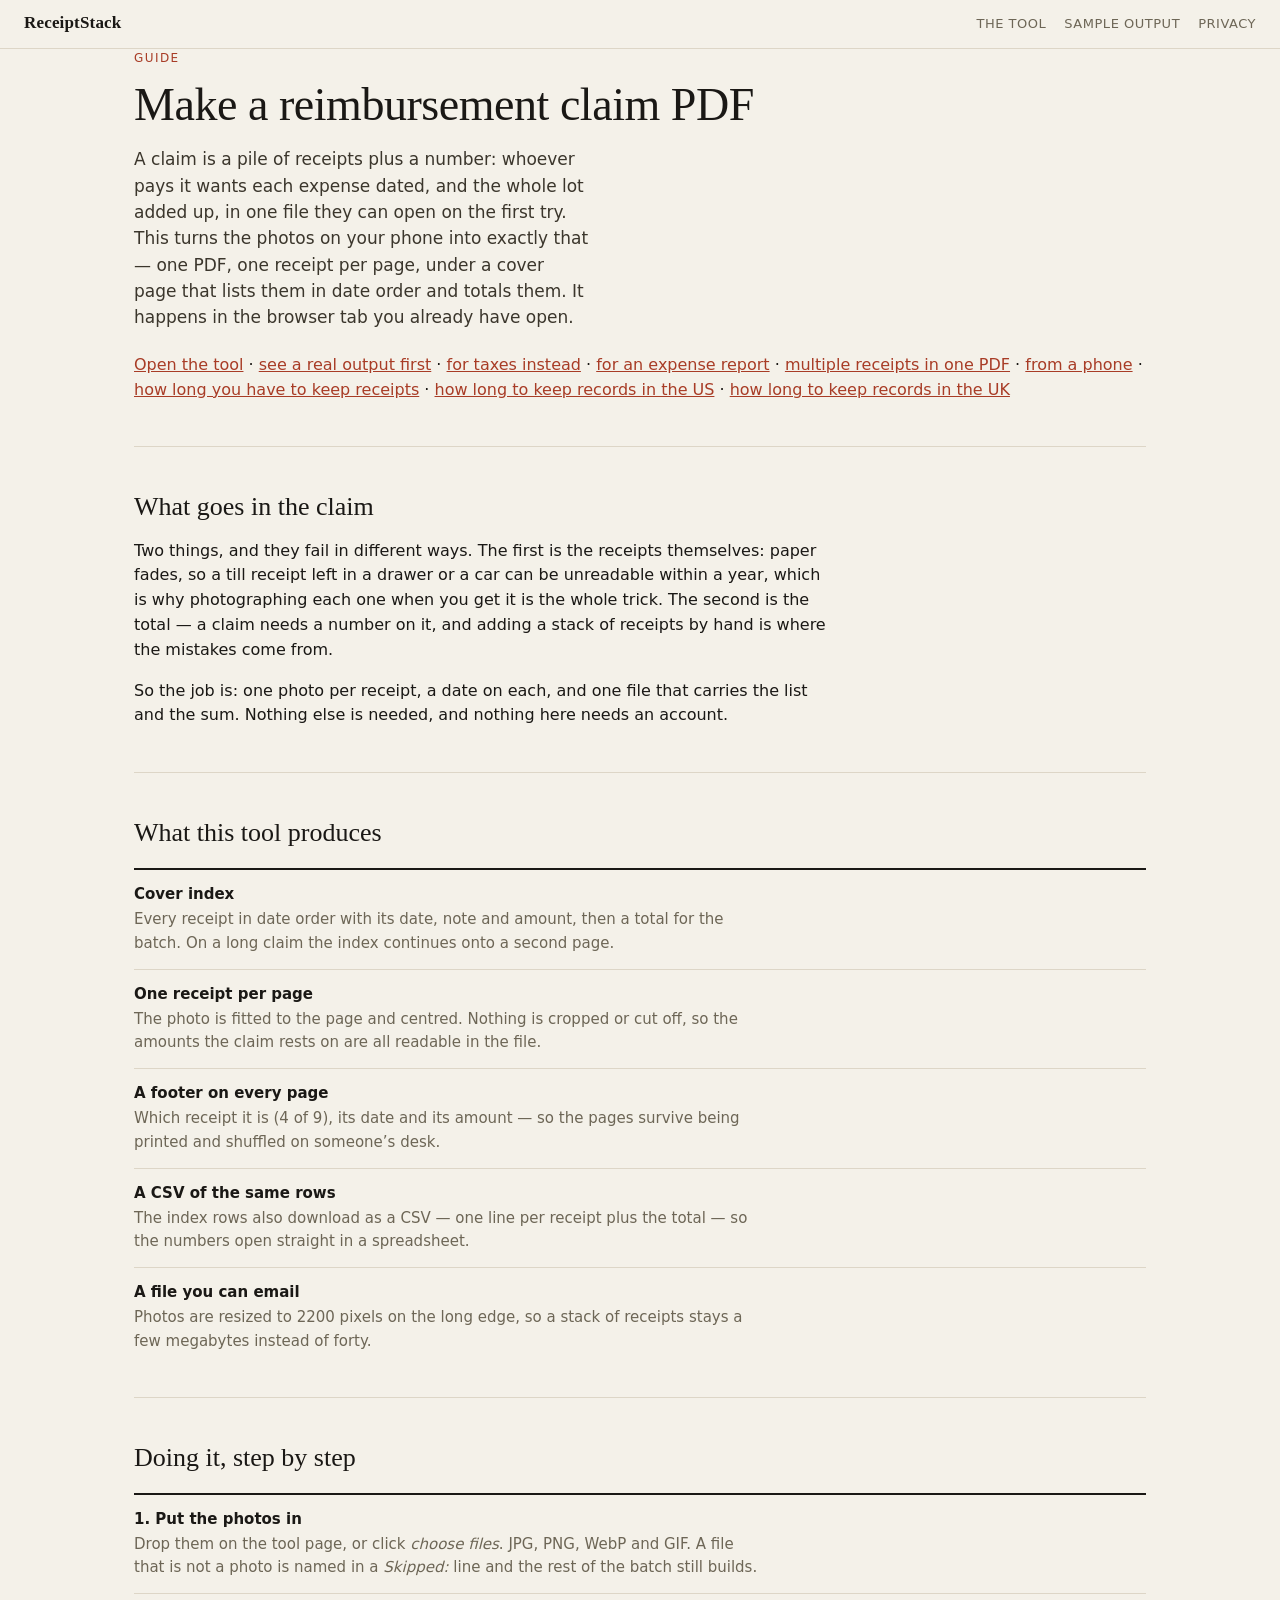
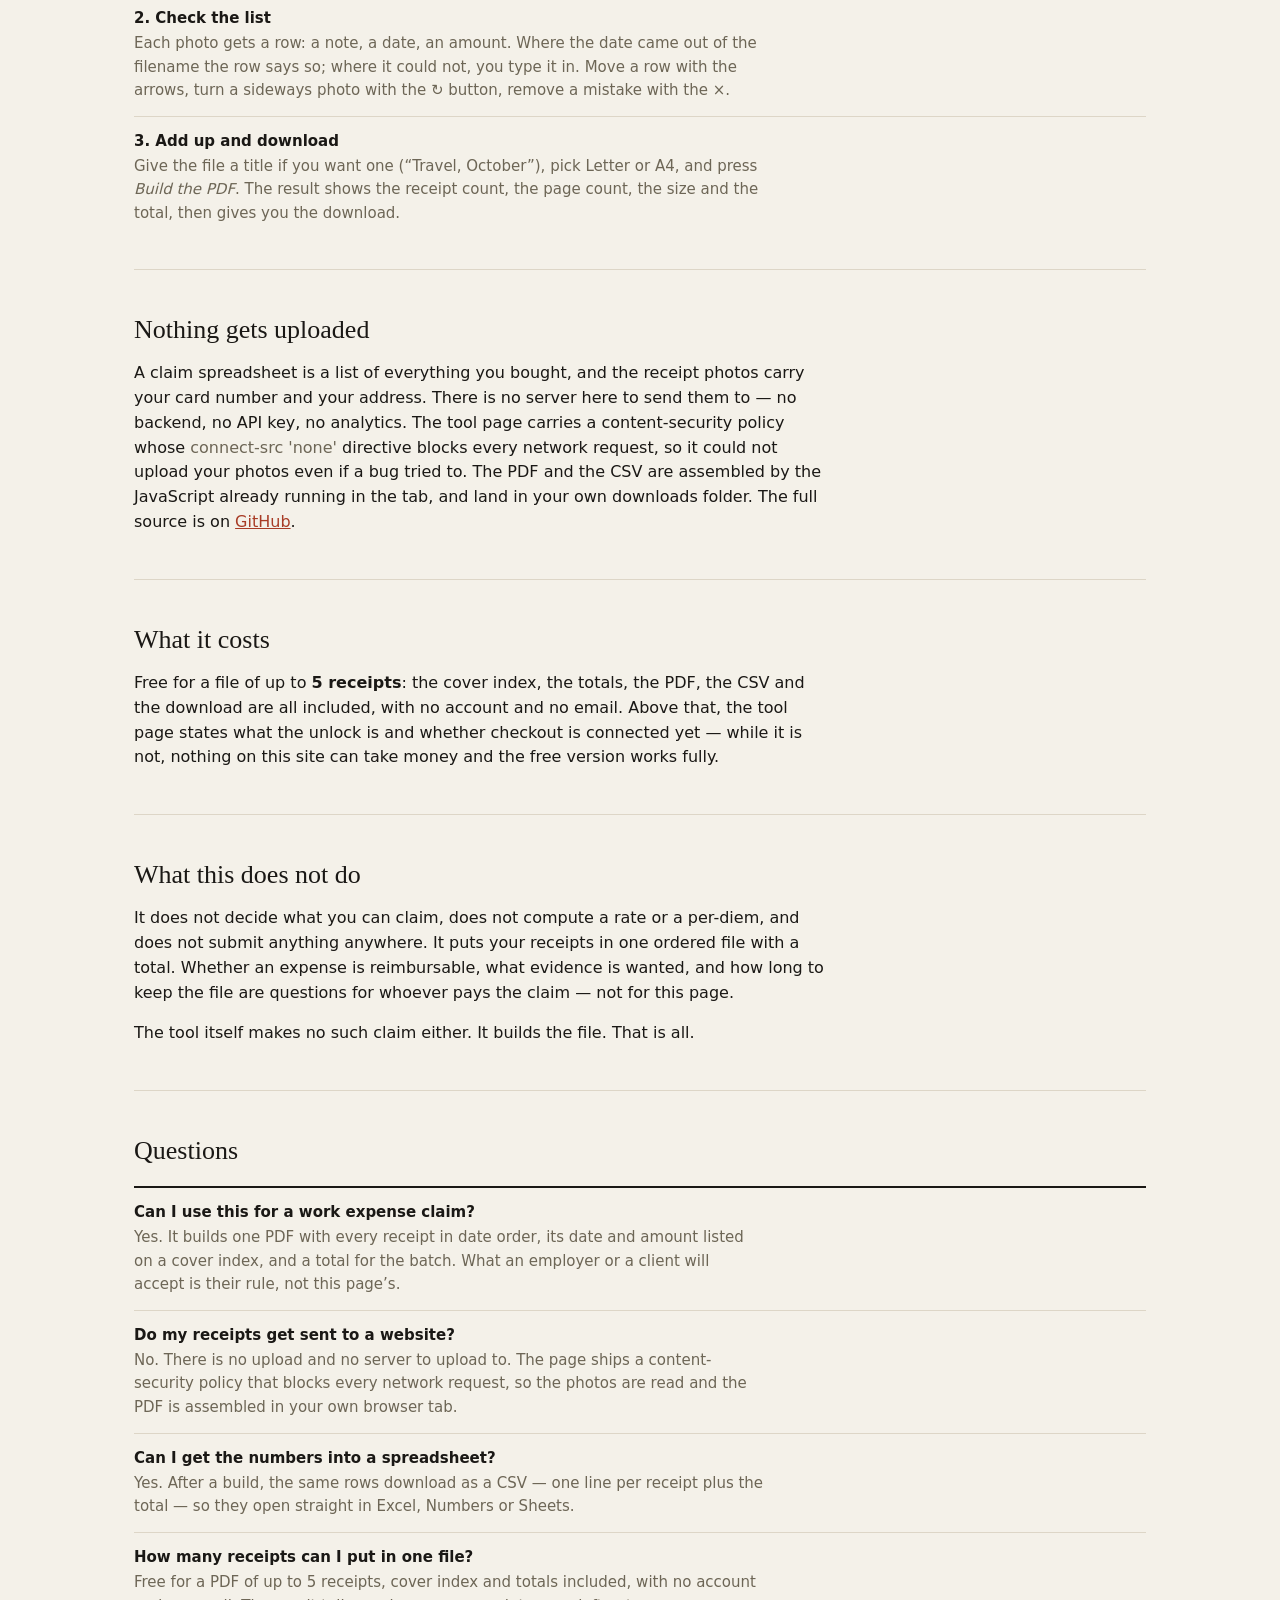
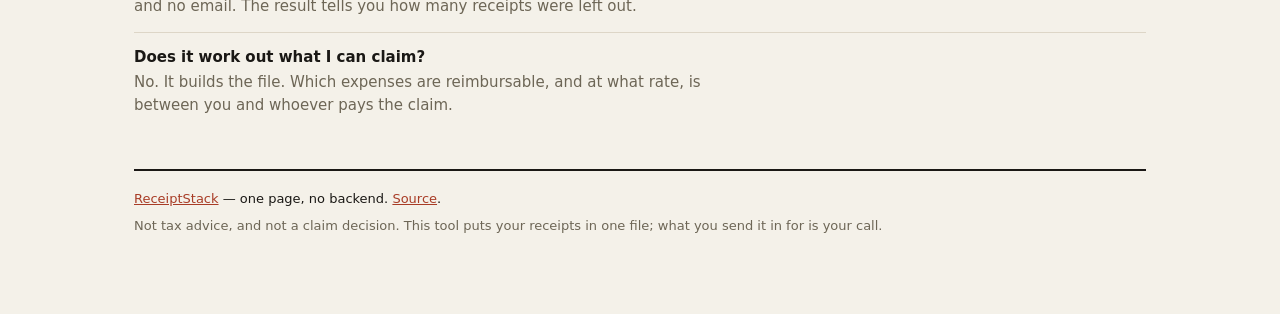
<file: reimbursement-claim-pdf.html>
<!DOCTYPE html>
<html lang="en">
<head>
<meta charset="utf-8">
<meta name="viewport" content="width=device-width, initial-scale=1">
<meta http-equiv="Content-Security-Policy" content="default-src 'none'; script-src 'self'; style-src 'self'; img-src 'self' blob: data:; font-src 'self'; connect-src 'none'; object-src 'none'; base-uri 'none'; form-action 'none'; frame-ancestors 'none'">
<title>Reimbursement claim PDF — all your receipts in one dated file | ReceiptStack</title>
<meta name="description" content="How to put a reimbursement claim together as one PDF: drop the receipt photos in, check the dates and amounts, download one indexed PDF with a total to attach to the claim. Runs in your browser — nothing is uploaded, free for up to 5 receipts.">
<link rel="canonical" href="https://maxhemmerich.github.io/receipts-to-pdf/reimbursement-claim-pdf.html">
<meta name="theme-color" content="#f4f1e9">
<meta property="og:type" content="article">
<meta property="og:site_name" content="ReceiptStack">
<meta property="og:title" content="Reimbursement claim PDF – your receipts in one dated file">
<meta property="og:description" content="Drop the receipt photos in, check the dates and amounts, download one indexed PDF with a total to attach to the claim. In your browser: no upload, no account, free for up to 5 receipts.">
<meta property="og:url" content="https://maxhemmerich.github.io/receipts-to-pdf/reimbursement-claim-pdf.html">
<meta property="og:image" content="https://maxhemmerich.github.io/receipts-to-pdf/assets/og-card.png">
<meta property="og:image:width" content="1200">
<meta property="og:image:height" content="630">
<meta property="og:image:alt" content="The ReceiptStack index page: seven receipts listed with dates and amounts, total $712.14">
<meta name="twitter:card" content="summary_large_image">
<meta name="twitter:title" content="Reimbursement claim PDF – your receipts in one dated file">
<meta name="twitter:description" content="One indexed PDF, in date order, with a total — for a claim you have to send in. No upload, no account.">
<meta name="twitter:image" content="https://maxhemmerich.github.io/receipts-to-pdf/assets/og-card.png">
<link rel="stylesheet" href="assets/style.css">
<script type="application/ld+json">
{
  "@context": "https://schema.org",
  "@graph": [
    {
      "@type": "SoftwareApplication",
      "@id": "https://maxhemmerich.github.io/receipts-to-pdf/#app",
      "name": "ReceiptStack",
      "url": "https://maxhemmerich.github.io/receipts-to-pdf/",
      "description": "Turns photos of paper receipts into one dated, indexed PDF: a cover index in date order with a total, then one receipt per page. Runs entirely in the browser — no upload, no account, no server.",
      "applicationCategory": "BusinessApplication",
      "operatingSystem": "Any device with a modern web browser",
      "featureList": [
        "One receipt per page, nothing cropped",
        "Cover index in date order with a total for the whole batch",
        "Dates read from the filename when they are in there",
        "Your photos never leave your browser"
      ]
    },
    {
      "@type": "FAQPage",
      "@id": "https://maxhemmerich.github.io/receipts-to-pdf/reimbursement-claim-pdf.html#faq",
      "mainEntity": [
        {
          "@type": "Question",
          "name": "Can I use this for a work expense claim?",
          "acceptedAnswer": {
            "@type": "Answer",
            "text": "Yes. It builds one PDF with every receipt in date order, its date and amount listed on a cover index, and a total for the batch. What an employer or a client will accept is their rule, not this page's."
          }
        },
        {
          "@type": "Question",
          "name": "Do my receipts get sent to a website?",
          "acceptedAnswer": {
            "@type": "Answer",
            "text": "No. There is no upload and no server to upload to. The page ships a content-security policy that blocks every network request, so the photos are read and the PDF is assembled in your own browser tab."
          }
        },
        {
          "@type": "Question",
          "name": "Can I get the numbers into a spreadsheet?",
          "acceptedAnswer": {
            "@type": "Answer",
            "text": "Yes. After a build, the same rows download as a CSV — one line per receipt plus the total — so they open straight in Excel, Numbers or Sheets."
          }
        },
        {
          "@type": "Question",
          "name": "How many receipts can I put in one file?",
          "acceptedAnswer": {
            "@type": "Answer",
            "text": "Free for a PDF of up to 5 receipts, cover index and totals included, with no account and no email. The result tells you how many receipts were left out."
          }
        },
        {
          "@type": "Question",
          "name": "Does it work out what I can claim?",
          "acceptedAnswer": {
            "@type": "Answer",
            "text": "No. It builds the file. Which expenses are reimbursable, and at what rate, is between you and whoever pays the claim."
          }
        }
      ]
    }
  ]
}
</script>
</head>
<body>

<header class="bar">
  <span class="brand">ReceiptStack</span>
  <nav>
    <a href="./">The tool</a>
    <a href="./#sample">Sample output</a>
    <a href="./#privacy">Privacy</a>
  </nav>
</header>

<main>

  <p class="eyebrow">Guide</p>
  <h1>Make a reimbursement claim PDF</h1>
  <p class="lede">A claim is a pile of receipts plus a number: whoever pays it wants each expense
  dated, and the whole lot added up, in one file they can open on the first try. This turns the
  photos on your phone into exactly that &mdash; one PDF, one receipt per page, under a cover page
  that lists them in date order and totals them. It happens in the browser tab you already have
  open.</p>
  <p><a href="./#tool">Open the tool</a> &middot; <a href="downloads/receipts-sample.pdf">see a real
  output first</a> &middot; <a href="how-to-organize-receipts-for-taxes.html">for taxes instead</a>
  &middot; <a href="expense-report-with-receipts.html">for an expense report</a> &middot;
  <a href="multiple-receipts-one-page-pdf.html">multiple receipts in one PDF</a> &middot;
  <a href="scan-receipts-to-pdf-on-a-phone.html">from a phone</a> &middot;
  <a href="how-long-to-keep-receipts.html">how long you have to keep receipts</a> &middot;
  <a href="how-long-to-keep-records-irs.html">how long to keep records in the US</a> &middot;
  <a href="how-long-to-keep-records-hmrc.html">how long to keep records in the UK</a></p>

  <section class="block">
    <h2>What goes in the claim</h2>
    <p>Two things, and they fail in different ways. The first is the receipts themselves: paper
    fades, so a till receipt left in a drawer or a car can be unreadable within a year, which is why
    photographing each one when you get it is the whole trick. The second is the total &mdash; a
    claim needs a number on it, and adding a stack of receipts by hand is where the mistakes come
    from.</p>
    <p>So the job is: one photo per receipt, a date on each, and one file that carries the list and
    the sum. Nothing else is needed, and nothing here needs an account.</p>
  </section>

  <section class="block">
    <h2>What this tool produces</h2>
    <dl class="facts">
      <dt>Cover index</dt>
      <dd>Every receipt in date order with its date, note and amount, then a total for the batch.
      On a long claim the index continues onto a second page.</dd>
      <dt>One receipt per page</dt>
      <dd>The photo is fitted to the page and centred. Nothing is cropped or cut off, so the
      amounts the claim rests on are all readable in the file.</dd>
      <dt>A footer on every page</dt>
      <dd>Which receipt it is (4 of 9), its date and its amount &mdash; so the pages survive being
      printed and shuffled on someone&rsquo;s desk.</dd>
      <dt>A CSV of the same rows</dt>
      <dd>The index rows also download as a CSV &mdash; one line per receipt plus the total &mdash;
      so the numbers open straight in a spreadsheet.</dd>
      <dt>A file you can email</dt>
      <dd>Photos are resized to 2200 pixels on the long edge, so a stack of receipts stays a few
      megabytes instead of forty.</dd>
    </dl>
  </section>

  <section class="block">
    <h2>Doing it, step by step</h2>
    <dl class="facts">
      <dt>1. Put the photos in</dt>
      <dd>Drop them on the tool page, or click <i>choose files</i>. JPG, PNG, WebP and GIF. A file
      that is not a photo is named in a <i>Skipped:</i> line and the rest of the batch still
      builds.</dd>
      <dt>2. Check the list</dt>
      <dd>Each photo gets a row: a note, a date, an amount. Where the date came out of the
      filename the row says so; where it could not, you type it in. Move a row with the arrows,
      turn a sideways photo with the &#8635; button, remove a mistake with the &#215;.</dd>
      <dt>3. Add up and download</dt>
      <dd>Give the file a title if you want one (&ldquo;Travel, October&rdquo;), pick Letter or A4,
      and press <i>Build the PDF</i>. The result shows the receipt count, the page count, the size
      and the total, then gives you the download.</dd>
    </dl>
  </section>

  <section class="block">
    <h2>Nothing gets uploaded</h2>
    <p>A claim spreadsheet is a list of everything you bought, and the receipt photos carry your
    card number and your address. There is no server here to send them to &mdash; no backend, no
    API key, no analytics. The tool page carries a content-security policy whose
    <span class="dim">connect-src 'none'</span> directive blocks every network request, so it could
    not upload your photos even if a bug tried to. The PDF and the CSV are assembled by the
    JavaScript already running in the tab, and land in your own downloads folder. The full source
    is on <a href="https://github.com/maxhemmerich/receipts-to-pdf">GitHub</a>.</p>
  </section>

  <section class="block">
    <h2>What it costs</h2>
    <p>Free for a file of up to <b>5 receipts</b>: the cover index, the totals, the PDF, the CSV
    and the download are all included, with no account and no email. Above that, the tool page
    states what the unlock is and whether checkout is connected yet &mdash; while it is not,
    nothing on this site can take money and the free version works fully.</p>
  </section>

  <section class="block">
    <h2>What this does not do</h2>
    <p>It does not decide what you can claim, does not compute a rate or a per-diem, and does not
    submit anything anywhere. It puts your receipts in one ordered file with a total. Whether an
    expense is reimbursable, what evidence is wanted, and how long to keep the file are questions
    for whoever pays the claim &mdash; not for this page.</p>
    <p>The tool itself makes no such claim either. It builds the file. That is all.</p>
  </section>

  <section class="block" id="faq">
    <h2>Questions</h2>
    <dl class="facts">
      <dt>Can I use this for a work expense claim?</dt>
      <dd>Yes. It builds one PDF with every receipt in date order, its date and amount listed on a
      cover index, and a total for the batch. What an employer or a client will accept is their
      rule, not this page&rsquo;s.</dd>
      <dt>Do my receipts get sent to a website?</dt>
      <dd>No. There is no upload and no server to upload to. The page ships a content-security
      policy that blocks every network request, so the photos are read and the PDF is assembled in
      your own browser tab.</dd>
      <dt>Can I get the numbers into a spreadsheet?</dt>
      <dd>Yes. After a build, the same rows download as a CSV &mdash; one line per receipt plus the
      total &mdash; so they open straight in Excel, Numbers or Sheets.</dd>
      <dt>How many receipts can I put in one file?</dt>
      <dd>Free for a PDF of up to 5 receipts, cover index and totals included, with no account and
      no email. The result tells you how many receipts were left out.</dd>
      <dt>Does it work out what I can claim?</dt>
      <dd>No. It builds the file. Which expenses are reimbursable, and at what rate, is between you
      and whoever pays the claim.</dd>
    </dl>
  </section>

  <footer class="foot">
    <p><a href="./">ReceiptStack</a> &mdash; one page, no backend. <a href="https://github.com/maxhemmerich/receipts-to-pdf">Source</a>.</p>
    <p class="dim">Not tax advice, and not a claim decision. This tool puts your receipts in one file; what you send it in for is your call.</p>
  </footer>

</main>

</body>
</html>
</file>
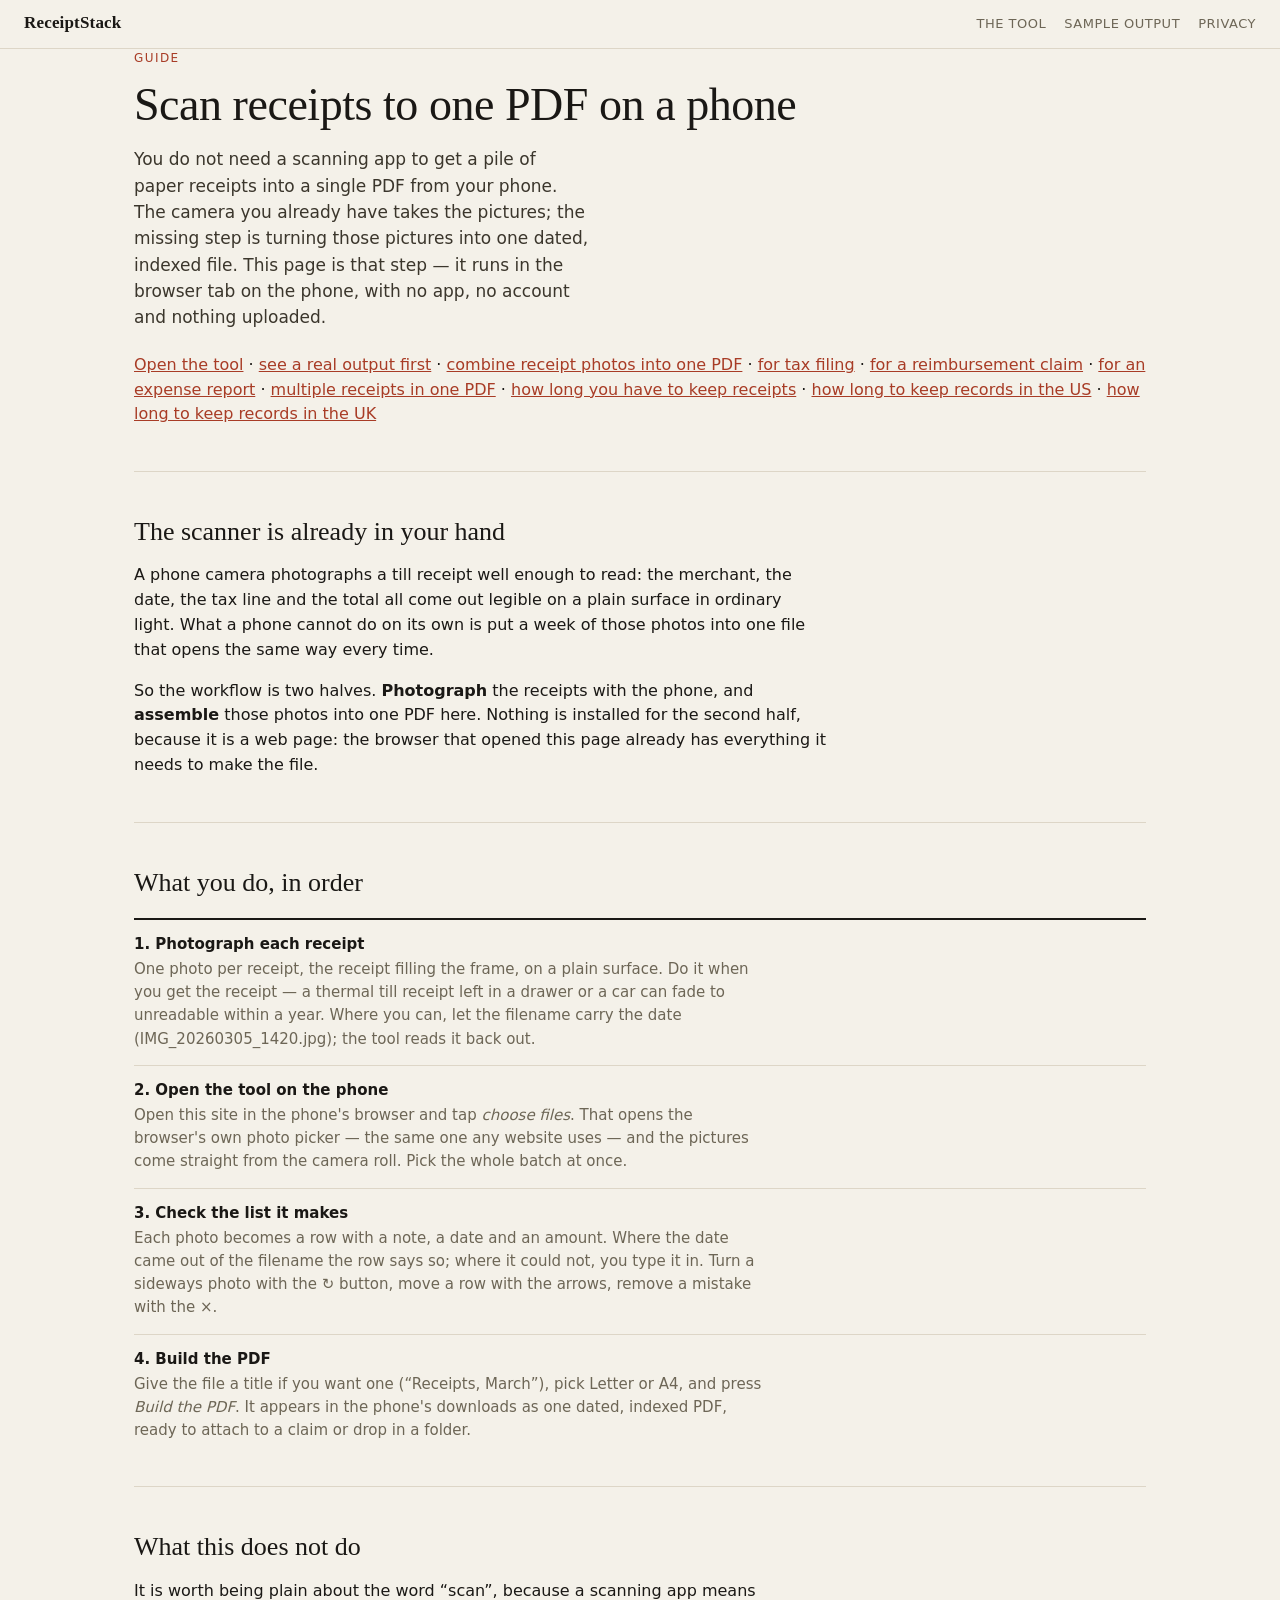
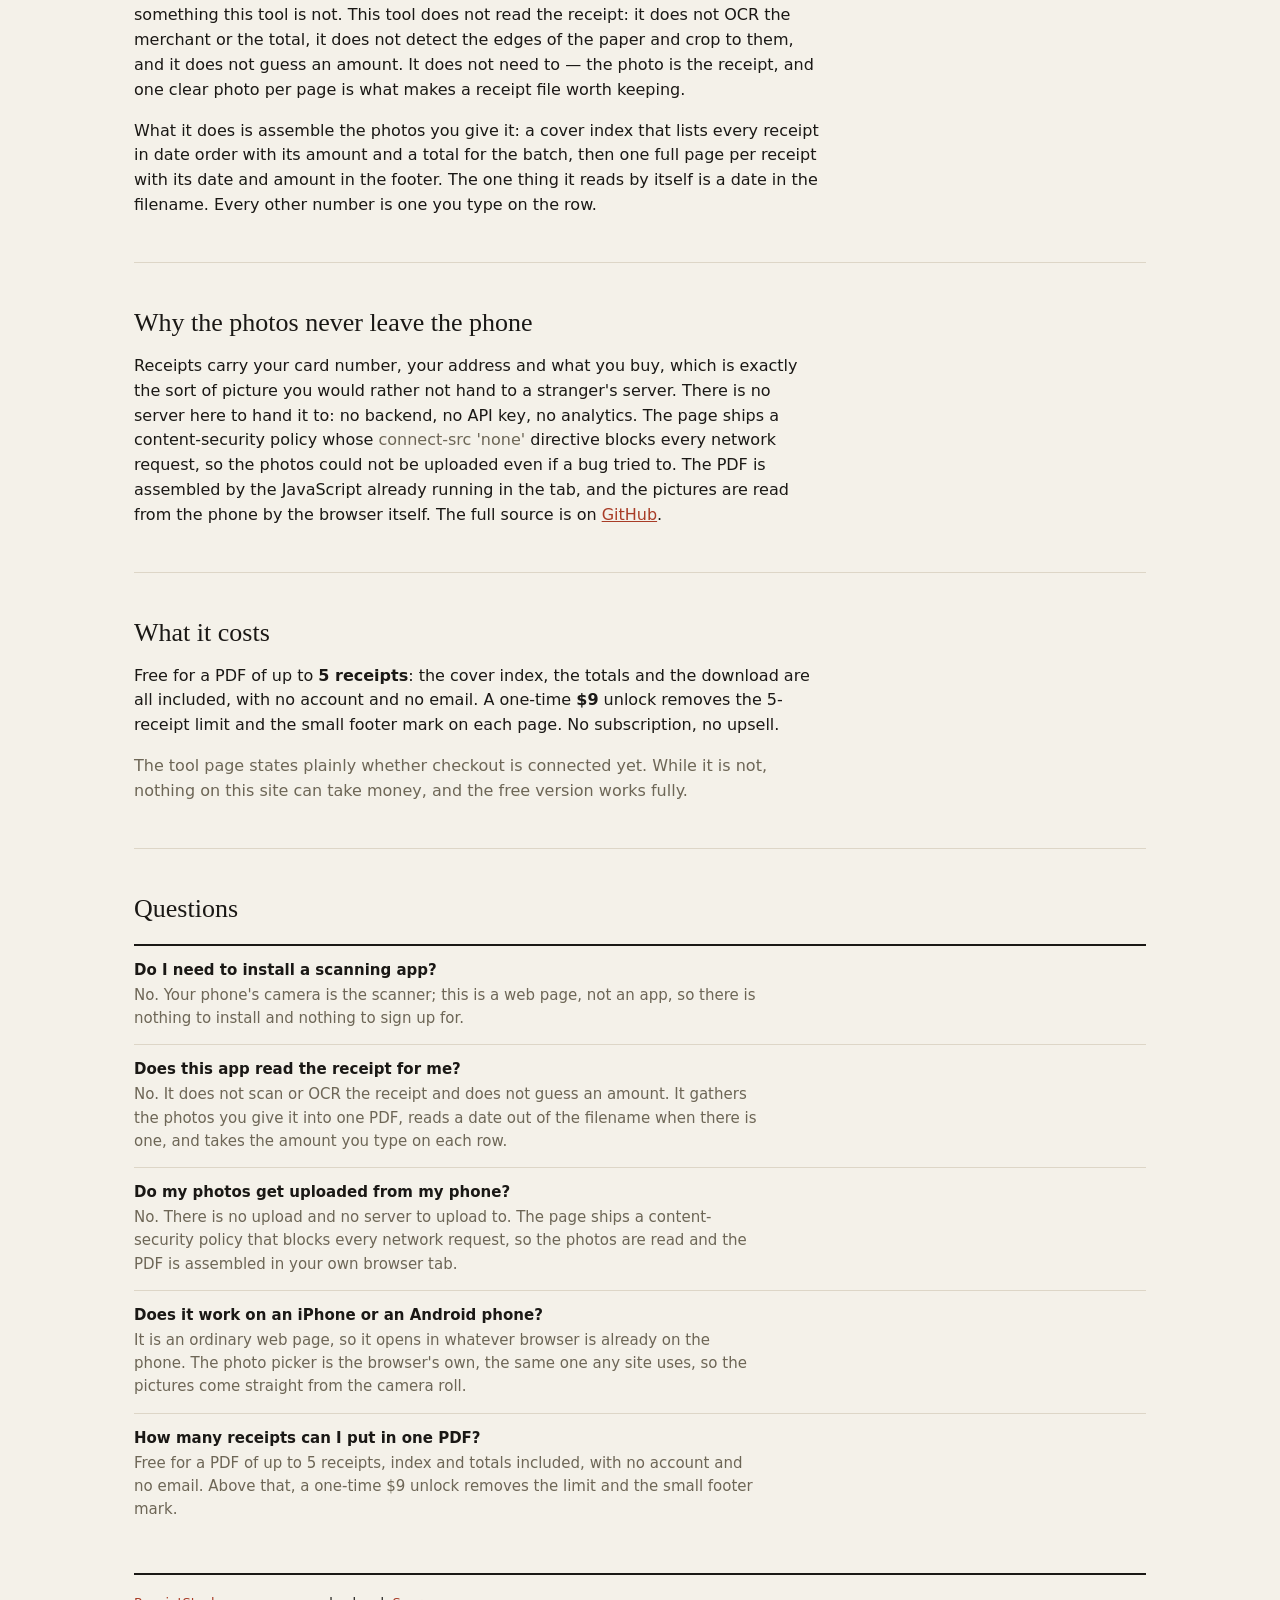
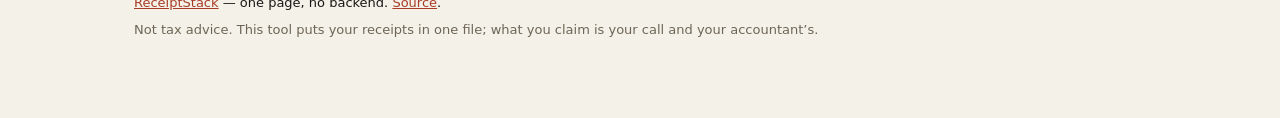
<file: scan-receipts-to-pdf-on-a-phone.html>
<!DOCTYPE html>
<html lang="en">
<head>
<meta charset="utf-8">
<meta name="viewport" content="width=device-width, initial-scale=1">
<meta http-equiv="Content-Security-Policy" content="default-src 'none'; script-src 'self'; style-src 'self'; img-src 'self' blob: data:; font-src 'self'; connect-src 'none'; object-src 'none'; base-uri 'none'; form-action 'none'; frame-ancestors 'none'">
<title>Scan receipts to one PDF on a phone — no app, no upload | ReceiptStack</title>
<meta name="description" content="Turn the receipt photos on your phone into one dated, indexed PDF without installing a scanning app: use the camera you already have, then pick the pictures in this page. No account, nothing uploaded — the PDF is built in the browser, free for up to 5 receipts.">
<link rel="canonical" href="https://maxhemmerich.github.io/receipts-to-pdf/scan-receipts-to-pdf-on-a-phone.html">
<meta name="theme-color" content="#f4f1e9">
<meta property="og:type" content="article">
<meta property="og:site_name" content="ReceiptStack">
<meta property="og:title" content="Scan receipts to one PDF on a phone — no app, no upload">
<meta property="og:description" content="Your phone camera is the scanner; this page turns the pictures into one dated, indexed PDF. No app to install, no account, nothing uploaded. Free for up to 5 receipts.">
<meta property="og:url" content="https://maxhemmerich.github.io/receipts-to-pdf/scan-receipts-to-pdf-on-a-phone.html">
<meta property="og:image" content="https://maxhemmerich.github.io/receipts-to-pdf/assets/og-card.png">
<meta property="og:image:width" content="1200">
<meta property="og:image:height" content="630">
<meta property="og:image:alt" content="The ReceiptStack index page: seven receipts listed with dates and amounts, total $712.14">
<meta name="twitter:card" content="summary_large_image">
<meta name="twitter:title" content="Scan receipts to one PDF on a phone — no app, no upload">
<meta name="twitter:description" content="Your phone camera is the scanner; this page turns the pictures into one dated, indexed PDF. No app, no account, nothing uploaded.">
<meta name="twitter:image" content="https://maxhemmerich.github.io/receipts-to-pdf/assets/og-card.png">
<link rel="stylesheet" href="assets/style.css">
<script type="application/ld+json">
{
  "@context": "https://schema.org",
  "@graph": [
    {
      "@type": "SoftwareApplication",
      "@id": "https://maxhemmerich.github.io/receipts-to-pdf/#app",
      "name": "ReceiptStack",
      "url": "https://maxhemmerich.github.io/receipts-to-pdf/",
      "description": "Turns photos of paper receipts into one dated, indexed PDF: a cover index in date order with a total, then one receipt per page. Runs entirely in the browser — no upload, no account, no server.",
      "applicationCategory": "BusinessApplication",
      "operatingSystem": "Any device with a modern web browser",
      "featureList": [
        "One receipt per page, nothing cropped",
        "Cover index in date order with a total for the whole batch",
        "Dates read from the filename when they are in there",
        "Your photos never leave your browser"
      ]
    },
    {
      "@type": "FAQPage",
      "@id": "https://maxhemmerich.github.io/receipts-to-pdf/scan-receipts-to-pdf-on-a-phone.html#faq",
      "mainEntity": [
        {
          "@type": "Question",
          "name": "Do I need to install a scanning app?",
          "acceptedAnswer": {
            "@type": "Answer",
            "text": "No. Your phone's camera is the scanner; this is a web page, not an app, so there is nothing to install and nothing to sign up for."
          }
        },
        {
          "@type": "Question",
          "name": "Does this app read the receipt for me?",
          "acceptedAnswer": {
            "@type": "Answer",
            "text": "No. It does not scan or OCR the receipt and does not guess an amount. It gathers the photos you give it into one PDF, reads a date out of the filename when there is one, and takes the amount you type on each row."
          }
        },
        {
          "@type": "Question",
          "name": "Do my photos get uploaded from my phone?",
          "acceptedAnswer": {
            "@type": "Answer",
            "text": "No. There is no upload and no server to upload to. The page ships a content-security policy that blocks every network request, so the photos are read and the PDF is assembled in your own browser tab."
          }
        },
        {
          "@type": "Question",
          "name": "Does it work on an iPhone or an Android phone?",
          "acceptedAnswer": {
            "@type": "Answer",
            "text": "It is an ordinary web page, so it opens in whatever browser is already on the phone. The photo picker is the browser's own, the same one any site uses, so the pictures come straight from the camera roll."
          }
        },
        {
          "@type": "Question",
          "name": "How many receipts can I put in one PDF?",
          "acceptedAnswer": {
            "@type": "Answer",
            "text": "Free for a PDF of up to 5 receipts, index and totals included, with no account and no email. Above that, a one-time $9 unlock removes the limit and the small footer mark."
          }
        }
      ]
    }
  ]
}
</script>
</head>
<body>

<header class="bar">
  <span class="brand">ReceiptStack</span>
  <nav>
    <a href="./">The tool</a>
    <a href="./#sample">Sample output</a>
    <a href="./#privacy">Privacy</a>
  </nav>
</header>

<main>

  <p class="eyebrow">Guide</p>
  <h1>Scan receipts to one PDF on a phone</h1>
  <p class="lede">You do not need a scanning app to get a pile of paper receipts into a single PDF
  from your phone. The camera you already have takes the pictures; the missing step is turning those
  pictures into one dated, indexed file. This page is that step &mdash; it runs in the browser tab on
  the phone, with no app, no account and nothing uploaded.</p>
  <p><a href="./#tool">Open the tool</a> &middot; <a href="downloads/receipts-sample.pdf">see a real
  output first</a> &middot; <a href="combine-receipt-photos-into-one-pdf.html">combine receipt photos
  into one PDF</a> &middot; <a href="how-to-organize-receipts-for-taxes.html">for tax filing</a>
  &middot; <a href="reimbursement-claim-pdf.html">for a reimbursement claim</a> &middot;
  <a href="expense-report-with-receipts.html">for an expense report</a> &middot;
  <a href="multiple-receipts-one-page-pdf.html">multiple receipts in one PDF</a> &middot;
  <a href="how-long-to-keep-receipts.html">how long you have to keep receipts</a> &middot;
  <a href="how-long-to-keep-records-irs.html">how long to keep records in the US</a> &middot;
  <a href="how-long-to-keep-records-hmrc.html">how long to keep records in the UK</a></p>

  <section class="block">
    <h2>The scanner is already in your hand</h2>
    <p>A phone camera photographs a till receipt well enough to read: the merchant, the date, the tax
    line and the total all come out legible on a plain surface in ordinary light. What a phone cannot
    do on its own is put a week of those photos into one file that opens the same way every time.</p>
    <p>So the workflow is two halves. <b>Photograph</b> the receipts with the phone, and
    <b>assemble</b> those photos into one PDF here. Nothing is installed for the second half, because
    it is a web page: the browser that opened this page already has everything it needs to make the
    file.</p>
  </section>

  <section class="block">
    <h2>What you do, in order</h2>
    <dl class="facts">
      <dt>1. Photograph each receipt</dt>
      <dd>One photo per receipt, the receipt filling the frame, on a plain surface. Do it when you get
      the receipt &mdash; a thermal till receipt left in a drawer or a car can fade to unreadable
      within a year. Where you can, let the filename carry the date (<span
      class="dim">IMG_20260305_1420.jpg</span>); the tool reads it back out.</dd>
      <dt>2. Open the tool on the phone</dt>
      <dd>Open this site in the phone's browser and tap <i>choose files</i>. That opens the browser's
      own photo picker &mdash; the same one any website uses &mdash; and the pictures come straight
      from the camera roll. Pick the whole batch at once.</dd>
      <dt>3. Check the list it makes</dt>
      <dd>Each photo becomes a row with a note, a date and an amount. Where the date came out of the
      filename the row says so; where it could not, you type it in. Turn a sideways photo with the
      &#8635; button, move a row with the arrows, remove a mistake with the &#215;.</dd>
      <dt>4. Build the PDF</dt>
      <dd>Give the file a title if you want one (&ldquo;Receipts, March&rdquo;), pick Letter or A4,
      and press <i>Build the PDF</i>. It appears in the phone's downloads as one dated, indexed PDF,
      ready to attach to a claim or drop in a folder.</dd>
    </dl>
  </section>

  <section class="block">
    <h2>What this does not do</h2>
    <p>It is worth being plain about the word &ldquo;scan&rdquo;, because a scanning app means
    something this tool is not. This tool does not read the receipt: it does not OCR the merchant or
    the total, it does not detect the edges of the paper and crop to them, and it does not guess an
    amount. It does not need to &mdash; the photo is the receipt, and one clear photo per page is
    what makes a receipt file worth keeping.</p>
    <p>What it does is assemble the photos you give it: a cover index that lists every receipt in
    date order with its amount and a total for the batch, then one full page per receipt with its date
    and amount in the footer. The one thing it reads by itself is a date in the filename. Every other
    number is one you type on the row.</p>
  </section>

  <section class="block">
    <h2>Why the photos never leave the phone</h2>
    <p>Receipts carry your card number, your address and what you buy, which is exactly the sort of
    picture you would rather not hand to a stranger's server. There is no server here to hand it to:
    no backend, no API key, no analytics. The page ships a content-security policy whose <span
    class="dim">connect-src 'none'</span> directive blocks every network request, so the photos could
    not be uploaded even if a bug tried to. The PDF is assembled by the JavaScript already running in
    the tab, and the pictures are read from the phone by the browser itself. The full source is on
    <a href="https://github.com/maxhemmerich/receipts-to-pdf">GitHub</a>.</p>
  </section>

  <section class="block">
    <h2>What it costs</h2>
    <p>Free for a PDF of up to <b>5 receipts</b>: the cover index, the totals and the download are
    all included, with no account and no email. A one-time <b>$9</b> unlock removes the 5-receipt
    limit and the small footer mark on each page. No subscription, no upsell.</p>
    <p class="dim">The tool page states plainly whether checkout is connected yet. While it is not,
    nothing on this site can take money, and the free version works fully.</p>
  </section>

  <section class="block" id="faq">
    <h2>Questions</h2>
    <dl class="facts">
      <dt>Do I need to install a scanning app?</dt>
      <dd>No. Your phone's camera is the scanner; this is a web page, not an app, so there is nothing
      to install and nothing to sign up for.</dd>
      <dt>Does this app read the receipt for me?</dt>
      <dd>No. It does not scan or OCR the receipt and does not guess an amount. It gathers the photos
      you give it into one PDF, reads a date out of the filename when there is one, and takes the
      amount you type on each row.</dd>
      <dt>Do my photos get uploaded from my phone?</dt>
      <dd>No. There is no upload and no server to upload to. The page ships a content-security policy
      that blocks every network request, so the photos are read and the PDF is assembled in your own
      browser tab.</dd>
      <dt>Does it work on an iPhone or an Android phone?</dt>
      <dd>It is an ordinary web page, so it opens in whatever browser is already on the phone. The
      photo picker is the browser's own, the same one any site uses, so the pictures come straight
      from the camera roll.</dd>
      <dt>How many receipts can I put in one PDF?</dt>
      <dd>Free for a PDF of up to 5 receipts, index and totals included, with no account and no email.
      Above that, a one-time $9 unlock removes the limit and the small footer mark.</dd>
    </dl>
  </section>

  <footer class="foot">
    <p><a href="./">ReceiptStack</a> &mdash; one page, no backend. <a href="https://github.com/maxhemmerich/receipts-to-pdf">Source</a>.</p>
    <p class="dim">Not tax advice. This tool puts your receipts in one file; what you claim is your call and your accountant&rsquo;s.</p>
  </footer>

</main>

</body>
</html>
</file>
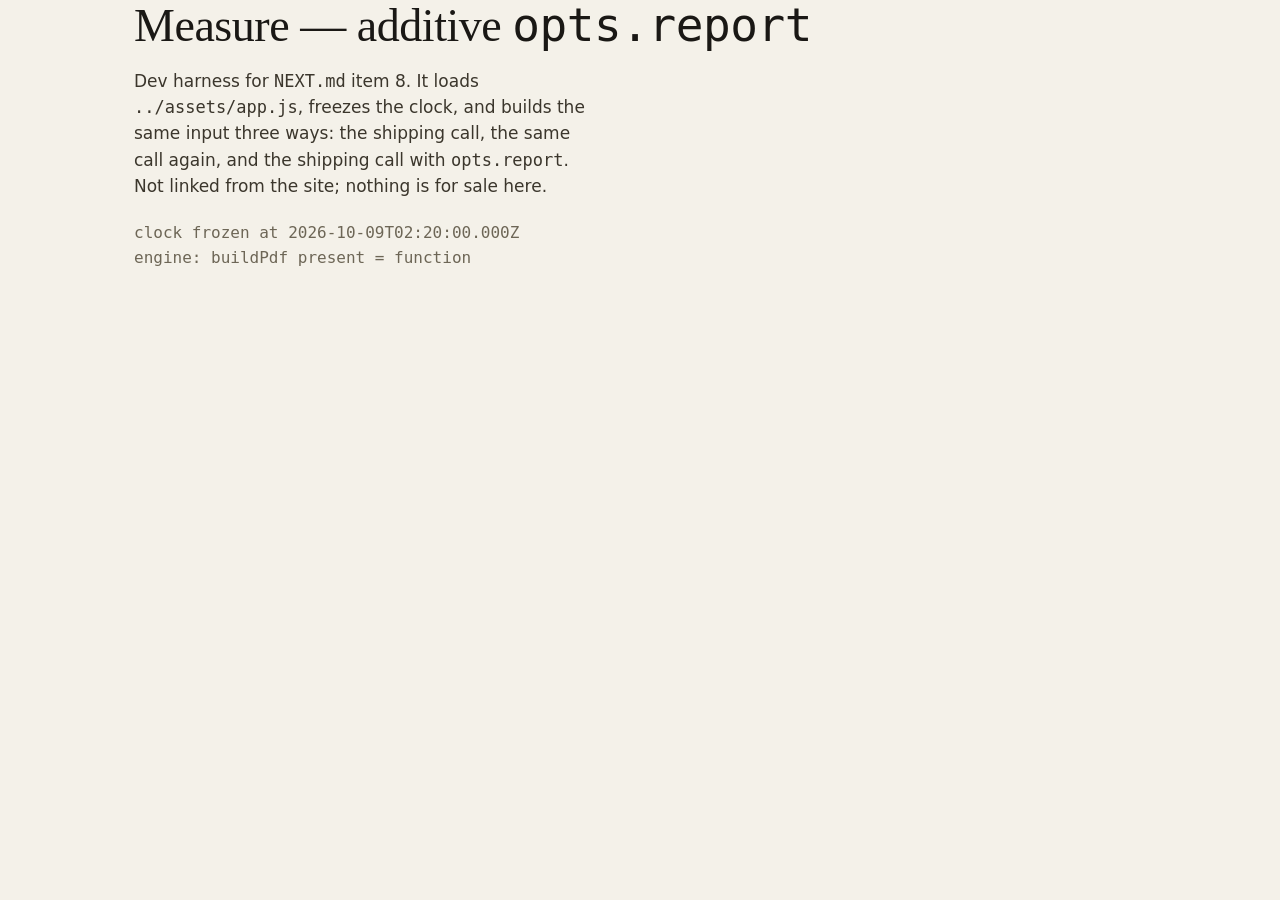
<file: tools/measure-report-opt.html>
<!doctype html>
<html lang="en">
<head>
<meta charset="utf-8">
<meta name="viewport" content="width=device-width, initial-scale=1">
<title>Measure — additive opts.report on buildPdf | ReceiptStack (dev)</title>
<meta name="robots" content="noindex, nofollow">
<meta name="description" content="Development harness: measures whether the additive opts.report opt changes the existing buildPdf call path. Not a product page.">
<link rel="canonical" href="https://maxhemmerich.github.io/receipts-to-pdf/tools/measure-report-opt.html">
<meta http-equiv="Content-Security-Policy" content="default-src 'none'; script-src 'self'; style-src 'self'; img-src 'self' blob: data:; font-src 'self'; connect-src 'none'; object-src 'none'; base-uri 'none'; form-action 'none'; frame-ancestors 'none'">
<link rel="stylesheet" href="../assets/style.css">
</head>
<body>
<main class="wrap">
  <h1>Measure — additive <code>opts.report</code></h1>
  <p class="lede">Dev harness for <code>NEXT.md</code> item 8. It loads
  <code>../assets/app.js</code>, freezes the clock, and builds the same input
  three ways: the shipping call, the same call again, and the shipping call with
  <code>opts.report</code>. Not linked from the site; nothing is for sale here.</p>
  <p><span id="status" class="status"></span></p>
  <pre id="log" class="dim"></pre>
  <div id="out"></div>

  <!-- the elements app.js's init() binds to, so the real engine loads clean -->
  <div hidden>
    <div id="drop"></div>
    <input type="file" id="picker" multiple accept="image/*">
    <button type="button" id="chooseBtn"></button>
    <button type="button" id="sampleBtn"></button>
    <button type="button" id="buildBtn"></button>
    <input type="text" id="title" value="Receipts">
    <select id="pageSize"><option value="letter">Letter</option></select>
    <p id="capNote" hidden></p>
    <p id="limitLine" hidden></p>
    <div id="buySlot"></div>
    <p id="buyNote"></p>
    <div id="unlockRow" hidden></div>
    <p id="result" hidden></p>
  </div>

  <script src="../assets/vendor/pdf-lib.min.js"></script>
  <script src="../config.js"></script>
  <script src="../assets/app.js"></script>
  <script src="measure-report-opt.js"></script>
</body>
</html>
</file>
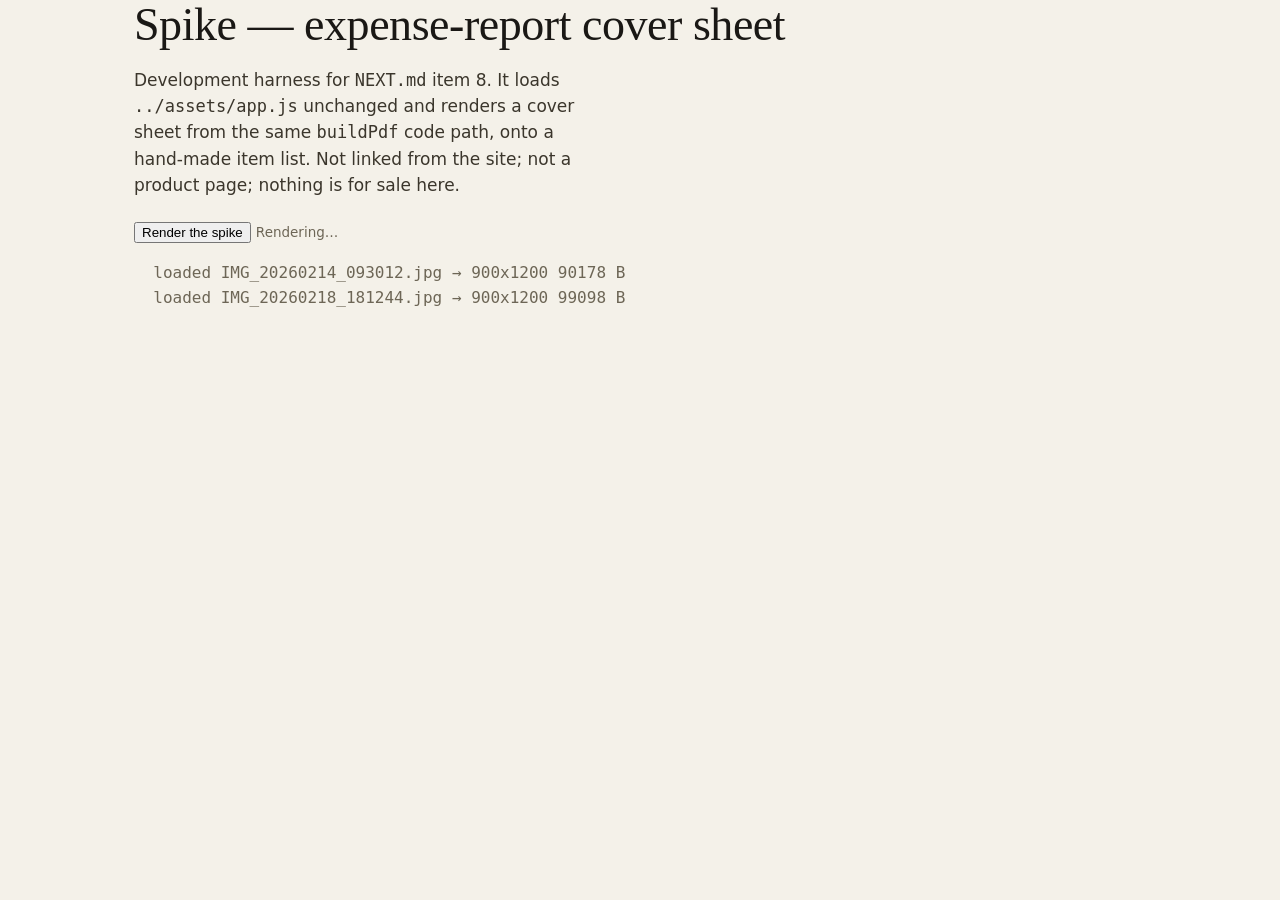
<file: tools/spike-expense-cover-sheet.html>
<!doctype html>
<html lang="en">
<head>
<meta charset="utf-8">
<meta name="viewport" content="width=device-width, initial-scale=1">
<title>Spike — expense-report cover sheet from buildPdf | ReceiptStack (dev)</title>
<meta name="robots" content="noindex, nofollow">
<meta name="description" content="Development harness: proves the ReceiptStack PDF engine can lay out an expense-report cover sheet from a hand-made item list. Not a product page.">
<link rel="canonical" href="https://maxhemmerich.github.io/receipts-to-pdf/tools/spike-expense-cover-sheet.html">
<meta http-equiv="Content-Security-Policy" content="default-src 'none'; script-src 'self'; style-src 'self'; img-src 'self' blob: data:; font-src 'self'; connect-src 'none'; object-src 'none'; base-uri 'none'; form-action 'none'; frame-ancestors 'none'">
<link rel="stylesheet" href="../assets/style.css">
</head>
<body>
<main class="wrap">
  <h1>Spike — expense-report cover sheet</h1>
  <p class="lede">Development harness for <code>NEXT.md</code> item 8. It loads
  <code>../assets/app.js</code> unchanged and renders a cover sheet from the same
  <code>buildPdf</code> code path, onto a hand-made item list. Not linked from the
  site; not a product page; nothing is for sale here.</p>

  <p><button type="button" id="runBtn">Render the spike</button> <span id="status" class="status"></span></p>
  <pre id="log" class="dim"></pre>
  <div id="out"></div>

  <!-- the elements app.js's init() binds to, so the real engine loads with no errors -->
  <div hidden>
    <div id="drop"></div>
    <input type="file" id="picker" multiple accept="image/*">
    <button type="button" id="chooseBtn"></button>
    <button type="button" id="sampleBtn"></button>
    <button type="button" id="buildBtn"></button>
    <p id="capNote" hidden></p>
    <p id="limitLine" hidden></p>
  </div>

  <script src="../assets/vendor/pdf-lib.min.js"></script>
  <script src="../config.js"></script>
  <script src="../assets/app.js"></script>
  <script src="spike-expense-cover-sheet.js"></script>
</body>
</html>
</file>
<file: assets/style.css>
/* ReceiptStack — one theme: paper and ink, hairline rules like a till receipt.
   No webfonts, no external requests. */

:root {
  --paper:  #f4f1e9;
  --card:   #fffdf7;
  --ink:    #1a1815;
  --muted:  #6d6656;
  --faint:  #9a9284;
  --line:   #ddd6c7;
  --line-2: #c8bfab;
  --stamp:  #a83c26;
  --ok:     #2f6b4f;
  --mono: Consolas, "Liberation Mono", "Courier New", monospace;
  --sans: system-ui, "Segoe UI", Roboto, Helvetica, Arial, sans-serif;
  --serif: Georgia, "Iowan Old Style", "Times New Roman", serif;
}

* { box-sizing: border-box; }

/* the hidden attribute has to beat class rules that set display */
[hidden] { display: none !important; }

html { -webkit-text-size-adjust: 100%; }

body {
  margin: 0;
  background: var(--paper);
  color: var(--ink);
  font: 16px/1.55 var(--sans);
}

a { color: var(--stamp); }
a:hover { color: var(--ink); }

.dim { color: var(--muted); }

/* ---------- quotations and their source lines (cited guide pages) ---------- */

blockquote {
  margin: 18px 0;
  padding: 2px 0 2px 16px;
  border-left: 3px solid var(--line-2);
  max-width: 64ch;
  font: 400 18px/1.5 var(--serif);
  color: var(--ink);
}

.cite {
  margin: 6px 0 18px;
  font-size: 13px;
  line-height: 1.5;
  color: var(--muted);
  max-width: 74ch;
  overflow-wrap: anywhere;
  word-break: break-word;
}
.cite a { color: var(--muted); }
.cite a:hover { color: var(--ink); }

/* a source list can carry a long URL; let it wrap inside the column on a phone */
.block ul { padding-left: 18px; }
.block ul li { margin: 0 0 10px; }
.block ul a { overflow-wrap: anywhere; word-break: break-word; }

/* ---------- top bar ---------- */

.bar {
  display: flex;
  align-items: baseline;
  justify-content: space-between;
  gap: 16px;
  padding: 14px 24px;
  border-bottom: 1px solid var(--line);
  background: var(--paper);
  flex-wrap: wrap;
}
.brand {
  font: 700 17px/1 var(--serif);
  letter-spacing: .01em;
}
.bar nav { display: flex; gap: 18px; flex-wrap: wrap; }
.bar nav a {
  font-size: 13px;
  letter-spacing: .04em;
  text-transform: uppercase;
  text-decoration: none;
  color: var(--muted);
}
.bar nav a:hover { color: var(--ink); }

main { max-width: 1060px; margin: 0 auto; padding: 0 24px 72px; }

/* ---------- hero + tool ---------- */

.hero {
  display: grid;
  grid-template-columns: minmax(0, 1fr) minmax(0, 1.05fr);
  gap: 40px;
  align-items: start;
  padding: 40px 0 8px;
}

.eyebrow {
  margin: 0 0 12px;
  font-size: 12px;
  letter-spacing: .12em;
  text-transform: uppercase;
  color: var(--stamp);
}

h1 {
  margin: 0 0 16px;
  font: 400 clamp(30px, 4.4vw, 46px)/1.1 var(--serif);
  letter-spacing: -.01em;
  text-wrap: balance;
}

.lede {
  margin: 0 0 22px;
  font-size: 17px;
  color: #3b362c;
  max-width: 42ch;
}

.ticks { margin: 0; padding: 0; list-style: none; border-top: 1px solid var(--line); }
.ticks li {
  padding: 9px 0 9px 20px;
  border-bottom: 1px solid var(--line);
  font-size: 14px;
  position: relative;
}
.ticks li::before {
  content: "";
  position: absolute;
  left: 2px; top: 17px;
  width: 7px; height: 7px;
  background: var(--stamp);
}

/* ---------- tool panel ---------- */

.panel {
  background: var(--card);
  border: 1px solid var(--line-2);
  padding: 18px;
  box-shadow: 0 1px 0 rgba(26,24,21,.05);
}

.drop {
  border: 2px dashed var(--line-2);
  background: #faf7f0;
  padding: 30px 18px;
  text-align: center;
  transition: border-color .12s, background .12s;
}
.drop.hot { border-color: var(--stamp); background: #fdf3ef; }
.drop-main { margin: 0 0 6px; font: 600 17px/1.3 var(--serif); }
.drop-sub { margin: 0; font-size: 13px; color: var(--muted); }

.link {
  background: none;
  border: 0;
  padding: 0;
  font: inherit;
  color: var(--stamp);
  cursor: pointer;
  text-decoration: underline;
  text-underline-offset: 2px;
}
.link:hover { color: var(--ink); }

.samples { margin: 12px 0 0; font-size: 13.5px; }

.cap-note {
  margin: 14px 0 0;
  padding: 10px 12px;
  border-left: 3px solid var(--stamp);
  background: #fdf3ef;
  font-size: 13.5px;
}

/* ---------- receipt list ---------- */

.list {
  list-style: none;
  margin: 14px 0 0;
  padding: 0;
  max-height: 340px;
  overflow-y: auto;
}
.list:empty { display: none; }

.row {
  display: grid;
  grid-template-columns: 46px minmax(0, 1fr);
  gap: 10px;
  align-items: center;
  padding: 9px 0;
  border-top: 1px solid var(--line);
}
.row:first-child { border-top: 0; }
.row img { width: 46px; height: 60px; object-fit: cover; border: 1px solid var(--line); background: #fff; }

.row .meta { min-width: 0; }
.row .fname {
  font: 11.5px/1.3 var(--mono);
  color: var(--faint);
  white-space: nowrap;
  overflow: hidden;
  text-overflow: ellipsis;
}
.row .l1,
.row .l2 { display: flex; gap: 6px; margin-top: 5px; align-items: center; }
.row .l1 { margin-top: 4px; }
.row input[type="text"],
.row input[type="date"] {
  font: 13px/1.4 var(--sans);
  padding: 4px 6px;
  border: 1px solid var(--line-2);
  background: #fff;
  color: var(--ink);
  min-width: 0;
}
.row input[type="date"] { font-family: var(--mono); font-size: 12px; flex: 0 0 118px; }
.row .note-in { flex: 1 1 auto; }
.row .cat-in  { flex: 0 0 104px; }
.row .amt-in  { flex: 0 0 74px; text-align: right; font-family: var(--mono); }

.row .date-guess {
  font: 11px/1.3 var(--sans);
  color: var(--ok);
  margin-top: 4px;
}
.row .date-guess.manual { color: var(--stamp); }

.row .acts { display: flex; gap: 3px; flex: 0 0 auto; }
.row .acts button {
  width: 28px; height: 28px;
  border: 1px solid var(--line-2);
  background: #fff;
  color: var(--muted);
  font-size: 13px;
  line-height: 1;
  cursor: pointer;
  padding: 0;
}
.row .acts button:hover { border-color: var(--ink); color: var(--ink); }
.row .acts button.rm:hover { border-color: var(--stamp); color: var(--stamp); }

/* ---------- controls ---------- */

.controls {
  display: flex;
  gap: 12px;
  align-items: flex-end;
  flex-wrap: wrap;
  margin-top: 16px;
  padding-top: 16px;
  border-top: 1px solid var(--line);
}
.field { display: flex; flex-direction: column; gap: 5px; font-size: 12px; color: var(--muted); }
.field input, .field select {
  font: 14px/1.4 var(--sans);
  padding: 8px 9px;
  border: 1px solid var(--line-2);
  background: #fff;
  color: var(--ink);
}
.field input { width: 180px; }

button.primary, .buybar button {
  font: 600 14px/1 var(--sans);
  padding: 11px 18px;
  border: 1px solid var(--ink);
  background: var(--ink);
  color: var(--card);
  cursor: pointer;
}
button.primary:hover:not(:disabled) { background: var(--stamp); border-color: var(--stamp); }
button.primary:disabled { background: var(--line); border-color: var(--line-2); color: var(--muted); cursor: not-allowed; }

/* the live buy link, once CHECKOUT_URL is filled in config.js */
.buybar a.primary {
  display: inline-block;
  font: 600 14px/1 var(--sans);
  padding: 11px 18px;
  border: 1px solid var(--ink);
  background: var(--ink);
  color: var(--card);
  text-decoration: none;
}
.buybar a.primary:hover { background: var(--stamp); border-color: var(--stamp); color: #fff; }

.limitline { margin: 12px 0 0; font-size: 13px; color: var(--muted); }

.status { margin: 12px 0 0; font-size: 13.5px; color: var(--muted); min-height: 1.2em; }
.status.err { color: var(--stamp); }

.result {
  margin-top: 14px;
  padding: 14px;
  border: 1px solid var(--ok);
  background: #f2f7f3;
}
.result p { margin: 0 0 10px; font-size: 14px; }
.result .nums { font-family: var(--mono); }
.result a.download {
  display: inline-block;
  font: 600 14px/1 var(--sans);
  padding: 11px 18px;
  background: var(--ok);
  color: #fff;
  text-decoration: none;
}
.result a.download:hover { background: var(--ink); color: #fff; }
.result a.download.secondary {
  margin-left: 10px;
  background: transparent;
  border: 1px solid var(--ink);
  color: var(--ink);
}
.result a.download.secondary:hover { background: var(--ink); border-color: var(--ink); color: #fff; }
.result p.dim { margin: 12px 0 0; font-size: 13px; color: var(--muted); }

/* ---------- blocks ---------- */

.block { padding: 44px 0 0; border-top: 1px solid var(--line); margin-top: 44px; }
.block h2 { margin: 0 0 8px; font: 400 26px/1.2 var(--serif); }
.block > p { max-width: 68ch; }

.facts { margin: 20px 0 0; }
.facts dt {
  font: 600 15px/1.4 var(--sans);
  padding-top: 14px;
  border-top: 1px solid var(--line);
}
.facts dt:first-of-type { border-top: 2px solid var(--ink); }
.facts dd { margin: 3px 0 14px; color: var(--muted); max-width: 66ch; font-size: 15px; }

.dl { margin: 10px 0 0; display: flex; gap: 12px; align-items: baseline; flex-wrap: wrap; }
.dl a.file { font-family: var(--mono); font-size: 14.5px; }

/* ---------- price ---------- */

.plans {
  display: grid;
  grid-template-columns: repeat(auto-fit, minmax(240px, 1fr));
  gap: 0;
  margin: 20px 0 0;
  border: 1px solid var(--line-2);
  background: var(--card);
}
.plan { padding: 20px; border-right: 1px dashed var(--line-2); }
.plan:last-child { border-right: 0; }
.plan h3 { margin: 0; font: 600 13px/1 var(--sans); letter-spacing: .1em; text-transform: uppercase; color: var(--muted); }
.plan .amount { margin: 8px 0 14px; font: 400 34px/1 var(--serif); }
.plan ul { margin: 0; padding-left: 18px; color: #3b362c; font-size: 14.5px; }
.plan li { margin: 5px 0; }

.buybar { margin-top: 18px; }
.buybar p { margin: 10px 0 0; font-size: 13.5px; max-width: 70ch; }
.unlockrow { display: flex; gap: 8px; align-items: center; margin-top: 12px; flex-wrap: wrap; }
.unlockrow input {
  font: 14px/1.4 var(--mono);
  padding: 9px;
  border: 1px solid var(--line-2);
  background: #fff;
  width: 200px;
}
.unlockrow button {
  font: 600 14px/1 var(--sans);
  padding: 10px 14px;
  border: 1px solid var(--line-2);
  background: #fff;
  color: var(--ink);
  cursor: pointer;
}
.unlockrow button:hover { border-color: var(--ink); }
#codeMsg.good { color: var(--ok); }
#codeMsg.bad { color: var(--stamp); }

/* ---------- footer ---------- */

.foot { margin-top: 52px; padding-top: 18px; border-top: 2px solid var(--ink); font-size: 13px; }
.foot p { margin: 0 0 6px; }

@media (max-width: 820px) {
  .hero { grid-template-columns: 1fr; gap: 26px; padding-top: 26px; }
  main { padding: 0 16px 56px; }
  .bar { padding: 12px 16px; }
  .list { max-height: none; }
  .row { grid-template-columns: 38px minmax(0,1fr); }
  .row img { width: 38px; height: 50px; }
  .row .acts { grid-column: 2; }
}

@media (prefers-reduced-motion: reduce) {
  * { transition: none !important; }
}
</file>
